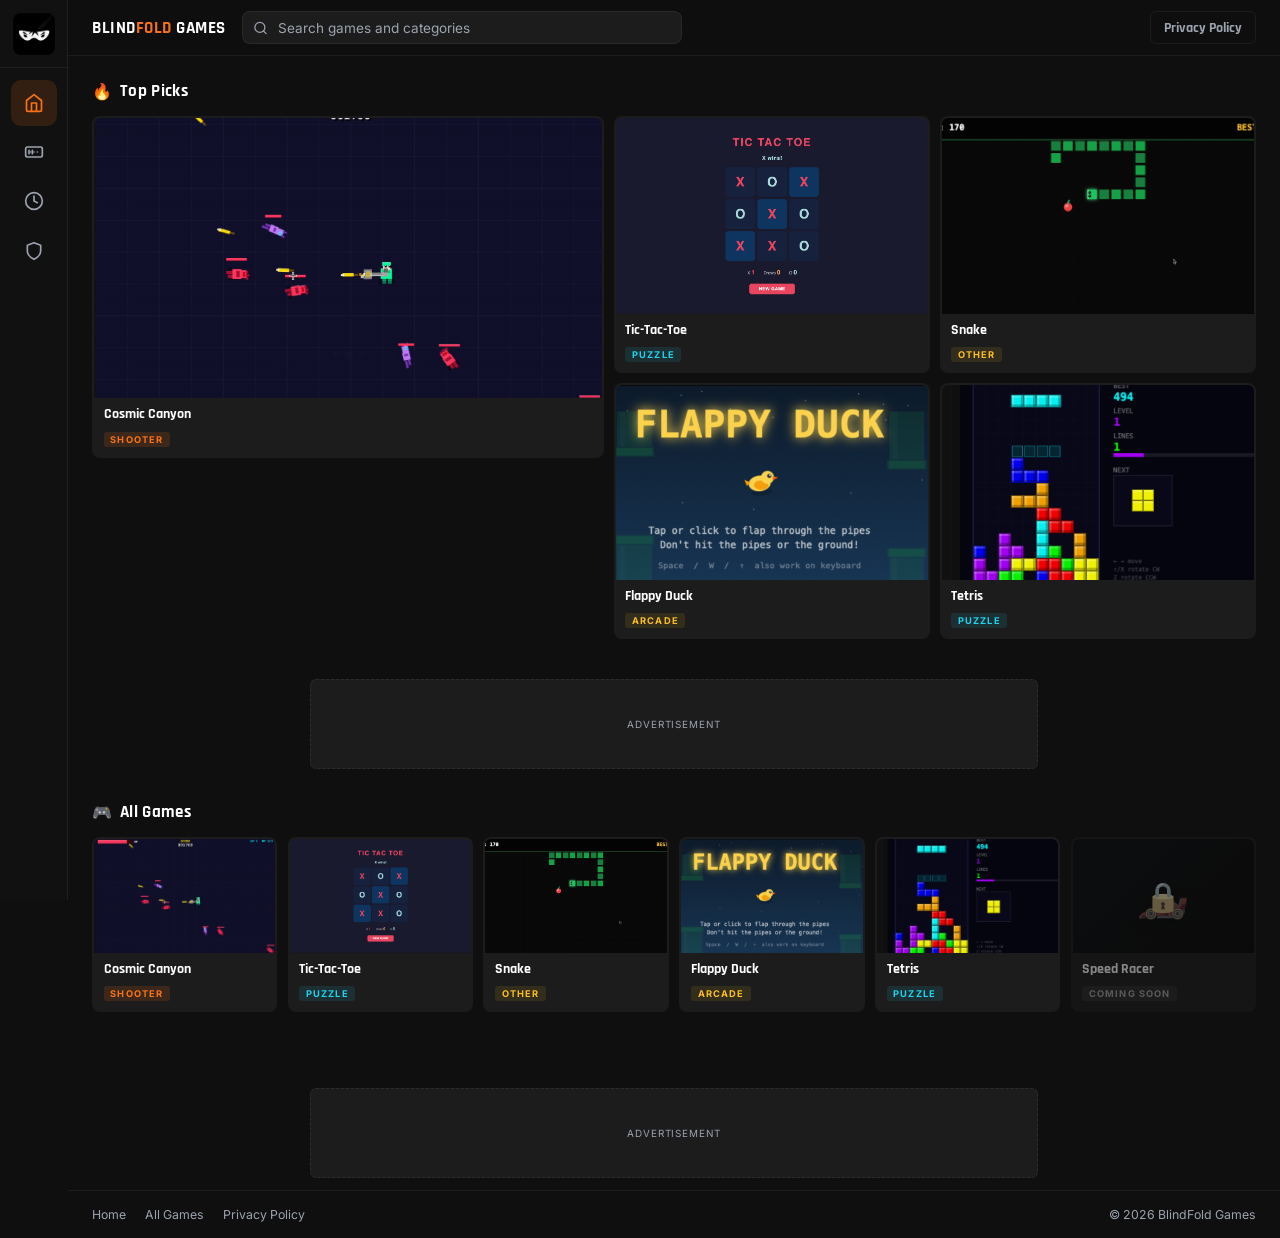
<file: index.html>
<!DOCTYPE html>
<html lang="en">
<head>
  <meta charset="UTF-8">
  <meta name="viewport" content="width=device-width, initial-scale=1.0">
  <title>BlindFold Games — Free Browser Games</title>
  <meta name="description" content="Play free browser games instantly — no download, no login. New games added all the time.">
  <link rel="canonical" href="https://mapwizard.gg/">
  <meta property="og:title" content="BlindFold Games — Free Browser Games">
  <meta property="og:description" content="Play free browser games instantly — no download, no login. New games added all the time.">
  <meta property="og:type" content="website">
  <meta property="og:url" content="https://mapwizard.gg/">
  <meta property="og:image" content="https://mapwizard.gg/assets/games/cosmic-canyon.png">
  <meta property="og:site_name" content="BlindFold Games">
  <meta name="twitter:card" content="summary_large_image">
  <meta name="twitter:title" content="BlindFold Games — Free Browser Games">
  <meta name="twitter:description" content="Play free browser games instantly — no download, no login. New games added all the time.">
  <meta name="twitter:image" content="https://mapwizard.gg/assets/games/cosmic-canyon.png">
  <script async src="https://www.googletagmanager.com/gtag/js?id=G-GFKCDCHWWB"></script>
  <script>window.dataLayer=window.dataLayer||[];function gtag(){dataLayer.push(arguments);}gtag('js',new Date());gtag('config','G-GFKCDCHWWB');</script>
  <script async src="https://pagead2.googlesyndication.com/pagead/js/adsbygoogle.js?client=ca-pub-4276539964985606" crossorigin="anonymous"></script>
  <link rel="icon" type="image/png" href="favicon.png">
  <link rel="apple-touch-icon" href="assets/logo.jpg">
  <link rel="stylesheet" href="css/style.css">
</head>
<body>

<div class="layout">

  <!-- ── Sidebar ── -->
  <aside class="sidebar">
    <a href="index.html" class="sidebar-logo-wrap">
      <img src="assets/logo.jpg" alt="BlindFold Games">
    </a>
    <nav class="sidebar-nav">
      <a href="index.html" class="sidebar-btn active" data-tip="Home">
        <svg width="20" height="20" viewBox="0 0 24 24" fill="none" stroke="currentColor" stroke-width="2" stroke-linecap="round" stroke-linejoin="round">
          <path d="M3 9l9-7 9 7v11a2 2 0 0 1-2 2H5a2 2 0 0 1-2-2z"/>
          <polyline points="9 22 9 12 15 12 15 22"/>
        </svg>
      </a>
      <a href="#all-games" class="sidebar-btn" data-tip="All Games">
        <svg width="20" height="20" viewBox="0 0 24 24" fill="none" stroke="currentColor" stroke-width="2" stroke-linecap="round" stroke-linejoin="round">
          <rect x="2" y="6" width="20" height="12" rx="2"/>
          <path d="M12 12h.01M8 12h.01M16 12h.01"/>
          <path d="M6 10v4M10 10v4"/>
        </svg>
      </a>
      <a href="#coming-soon" class="sidebar-btn" data-tip="Coming Soon">
        <svg width="20" height="20" viewBox="0 0 24 24" fill="none" stroke="currentColor" stroke-width="2" stroke-linecap="round" stroke-linejoin="round">
          <circle cx="12" cy="12" r="10"/>
          <polyline points="12 6 12 12 16 14"/>
        </svg>
      </a>
      <a href="privacy-policy.html" class="sidebar-btn" data-tip="Privacy">
        <svg width="20" height="20" viewBox="0 0 24 24" fill="none" stroke="currentColor" stroke-width="2" stroke-linecap="round" stroke-linejoin="round">
          <path d="M12 22s8-4 8-10V5l-8-3-8 3v7c0 6 8 10 8 10z"/>
        </svg>
      </a>
    </nav>
  </aside>

  <!-- ── Main ── -->
  <div class="main">

    <header class="top-header">
      <a href="index.html" class="site-name">BLIND<span>FOLD</span> GAMES</a>

      <div class="search-wrap">
        <svg viewBox="0 0 24 24" fill="none" stroke="currentColor" stroke-width="2" stroke-linecap="round" stroke-linejoin="round">
          <circle cx="11" cy="11" r="8"/><line x1="21" y1="21" x2="16.65" y2="16.65"/>
        </svg>
        <input type="text" placeholder="Search games and categories">
      </div>

      <div class="header-right">
        <a href="privacy-policy.html">Privacy Policy</a>
      </div>
    </header>

    <div class="content">

      <!-- ── Top Picks ── -->
      <div class="shelf">
        <div class="shelf-header">
          <span class="shelf-icon">🔥</span>
          <h2>Top Picks</h2>
        </div>

        <div class="hero-shelf-grid">

          <!-- Hero card: Cosmic Canyon -->
          <a href="games/cosmic-canyon/index.html" class="game-card hero">
            <div class="card-thumb">
              <img src="assets/games/cosmic-canyon.png" alt="Cosmic Canyon">
            </div>
            <div class="card-info">
              <div class="card-title">Cosmic Canyon</div>
              <span class="card-tag shooter">Shooter</span>
            </div>
          </a>

          <!-- 2×2 small cards -->
          <div class="small-card-grid">

            <a href="games/tictactoe/index.html" class="game-card">
              <div class="card-thumb">
                <img src="assets/games/tictactoe.png" alt="Tic-Tac-Toe">
              </div>
              <div class="card-info">
                <div class="card-title">Tic-Tac-Toe</div>
                <span class="card-tag puzzle">Puzzle</span>
              </div>
            </a>

            <a href="games/snake/index.html" class="game-card">
              <div class="card-thumb">
                <img src="assets/games/snake.png" alt="Snake">
              </div>
              <div class="card-info">
                <div class="card-title">Snake</div>
                <span class="card-tag strategy">Other</span>
              </div>
            </a>

            <a href="games/flappy-duck/index.html" class="game-card">
              <div class="card-thumb">
                <img src="assets/games/flappy-duck.png" alt="Flappy Duck">
              </div>
              <div class="card-info">
                <div class="card-title">Flappy Duck</div>
                <span class="card-tag strategy">Arcade</span>
              </div>
            </a>

            <a href="games/tetris/index.html" class="game-card">
              <div class="card-thumb">
                <img src="assets/games/tetris.png" alt="Tetris">
              </div>
              <div class="card-info">
                <div class="card-title">Tetris</div>
                <span class="card-tag puzzle">Puzzle</span>
              </div>
            </a>

          </div>
        </div>
      </div>

      <!-- Ad: between shelves -->
      <div class="ad-banner" style="padding: 0 0 2rem;">
        <div class="ad-slot leaderboard">Advertisement</div>
      </div>

      <!-- ── All Games ── -->
      <div class="shelf" id="all-games">
        <div class="shelf-header">
          <span class="shelf-icon">🎮</span>
          <h2>All Games</h2>
        </div>
        <div class="games-grid">

          <a href="games/cosmic-canyon/index.html" class="game-card">
            <div class="card-thumb">
              <img src="assets/games/cosmic-canyon.png" alt="Cosmic Canyon">
            </div>
            <div class="card-info">
              <div class="card-title">Cosmic Canyon</div>
              <span class="card-tag shooter">Shooter</span>
            </div>
          </a>

          <a href="games/tictactoe/index.html" class="game-card">
            <div class="card-thumb">
              <img src="assets/games/tictactoe.png" alt="Tic-Tac-Toe">
            </div>
            <div class="card-info">
              <div class="card-title">Tic-Tac-Toe</div>
              <span class="card-tag puzzle">Puzzle</span>
            </div>
          </a>

          <a href="games/snake/index.html" class="game-card">
            <div class="card-thumb">
              <img src="assets/games/snake.png" alt="Snake">
            </div>
            <div class="card-info">
              <div class="card-title">Snake</div>
              <span class="card-tag strategy">Other</span>
            </div>
          </a>

          <a href="games/flappy-duck/index.html" class="game-card">
            <div class="card-thumb">
              <img src="assets/games/flappy-duck.png" alt="Flappy Duck">
            </div>
            <div class="card-info">
              <div class="card-title">Flappy Duck</div>
              <span class="card-tag strategy">Arcade</span>
            </div>
          </a>

          <a href="games/tetris/index.html" class="game-card">
            <div class="card-thumb">
              <img src="assets/games/tetris.png" alt="Tetris">
            </div>
            <div class="card-info">
              <div class="card-title">Tetris</div>
              <span class="card-tag puzzle">Puzzle</span>
            </div>
          </a>

          <div class="game-card coming-soon" id="coming-soon">
            <div class="card-thumb dark4">
              <span class="thumb-icon">🏎️</span>
              <div class="lock-overlay">🔒</div>
            </div>
            <div class="card-info">
              <div class="card-title">Speed Racer</div>
              <span class="card-tag locked">Coming Soon</span>
            </div>
          </div>

        </div>
      </div>

    </div><!-- /content -->

    <!-- Ad: bottom of page -->
    <div class="ad-banner">
      <div class="ad-slot leaderboard">Advertisement</div>
    </div>

    <footer>
      <div class="footer-links">
        <a href="index.html">Home</a>
        <a href="#all-games">All Games</a>
        <a href="privacy-policy.html">Privacy Policy</a>
      </div>
      <span>© 2026 BlindFold Games</span>
    </footer>

  </div><!-- /main -->
</div><!-- /layout -->

</body>
</html>
</file>
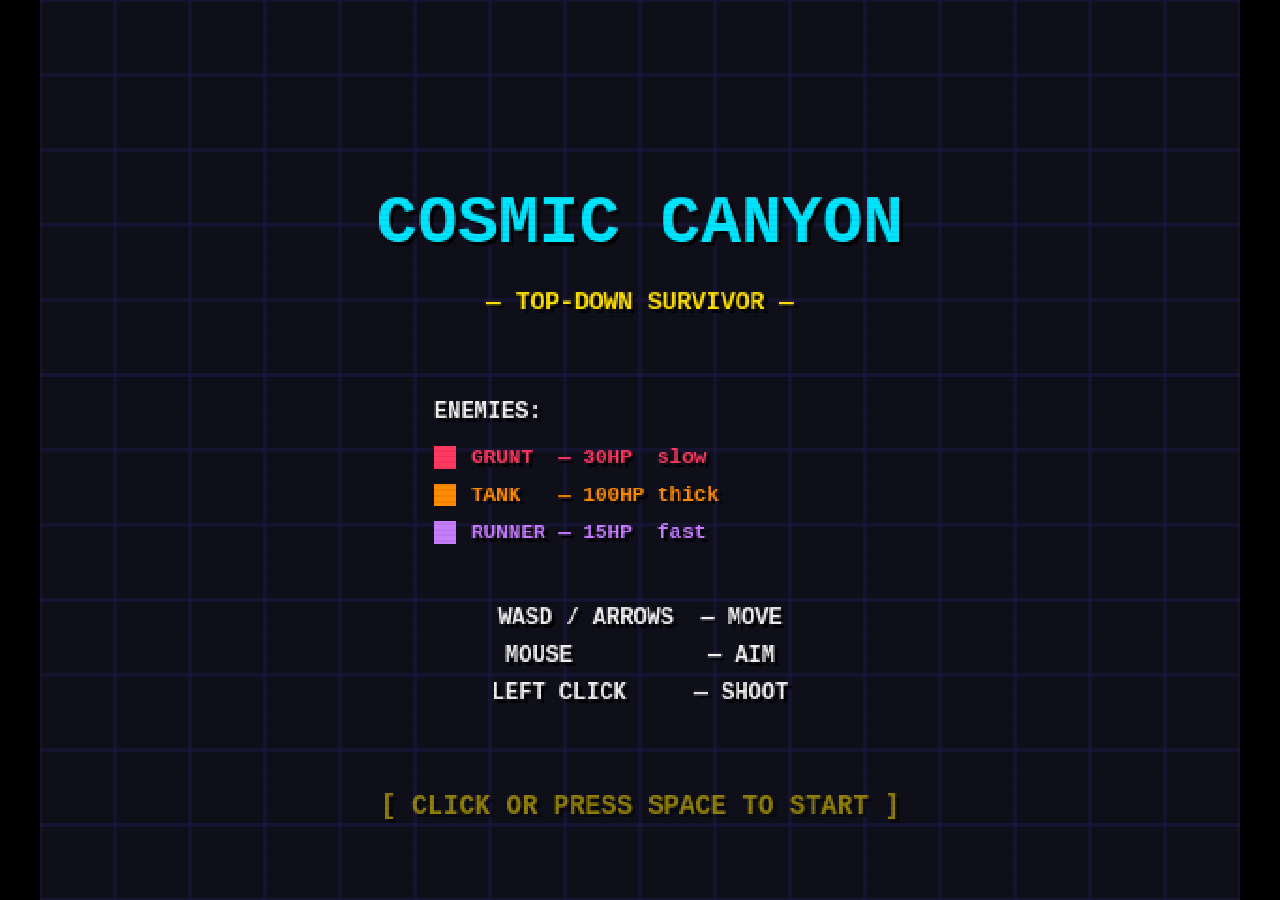
<file: game/index.html>
<!DOCTYPE html>
<html lang="en">
<head>
  <meta charset="UTF-8">
  <meta name="viewport" content="width=device-width, initial-scale=1.0, user-scalable=no">
  <title>Cosmic Canyon</title>
  <style>
    * { margin: 0; padding: 0; box-sizing: border-box; }
    body {
      background: #000;
      display: flex;
      align-items: center;
      justify-content: center;
      min-height: 100vh;
      overflow: hidden;
    }
    #gameCanvas {
      display: block;
      image-rendering: pixelated;
      image-rendering: crisp-edges;
      cursor: crosshair;
    }

    /* ── Mobile controls (touch devices only) ────────────── */
    #mc { display: none; }

    @media (pointer: coarse) {
      #mc { display: block; }
      #gameCanvas { touch-action: none; cursor: none; }
    }

    #mc-left, #mc-right {
      position: fixed;
      z-index: 50;
      touch-action: none;
      -webkit-tap-highlight-color: transparent;
      user-select: none;
    }

    #mc-joy-ring {
      position: fixed;
      width: 110px;
      height: 110px;
      border-radius: 50%;
      border: 2px solid rgba(255,255,255,0.3);
      background: rgba(255,255,255,0.05);
      pointer-events: none;
      z-index: 51;
      transform: translate(-50%, -50%);
      display: none;
    }

    #mc-joy-dot {
      position: fixed;
      width: 46px;
      height: 46px;
      border-radius: 50%;
      background: rgba(255,255,255,0.4);
      border: 2px solid rgba(255,255,255,0.85);
      pointer-events: none;
      z-index: 52;
      transform: translate(-50%, -50%);
      display: none;
    }

    #mc-fire-btn {
      position: fixed;
      width: 84px;
      height: 84px;
      border-radius: 50%;
      background: rgba(255,56,96,0.3);
      border: 3px solid rgba(255,56,96,0.7);
      color: rgba(255,255,255,0.85);
      font-family: sans-serif;
      font-size: 0.65rem;
      font-weight: 700;
      letter-spacing: 0.12em;
      display: none;
      align-items: center;
      justify-content: center;
      pointer-events: none;
      z-index: 51;
      transition: background 0.08s;
    }

    #mc-fire-btn.active {
      background: rgba(255,56,96,0.65);
      border-color: rgba(255,56,96,1);
    }
  </style>
</head>
<body>
  <canvas id="gameCanvas"></canvas>

  <!-- Mobile controls overlay -->
  <div id="mc">
    <div id="mc-left"></div>
    <div id="mc-right"></div>
    <div id="mc-joy-ring"></div>
    <div id="mc-joy-dot"></div>
    <div id="mc-fire-btn">FIRE</div>
  </div>

  <script src="js/core.js"></script>
  <script src="js/renderer.js"></script>
  <script src="js/particles.js"></script>
  <script src="js/entities.js"></script>

  <script>
  // Mobile controls — runs after game init() so canvas is sized
  window.addEventListener('load', function() {
    if (!window.matchMedia('(pointer: coarse)').matches) return;

    const canvasEl  = document.getElementById('gameCanvas');
    const mcLeft    = document.getElementById('mc-left');
    const mcRight   = document.getElementById('mc-right');
    const joyRing   = document.getElementById('mc-joy-ring');
    const joyDot    = document.getElementById('mc-joy-dot');
    const fireBtnEl = document.getElementById('mc-fire-btn');

    const JOY_RADIUS = 48;
    let joyId = null, joyOriginX = 0, joyOriginY = 0;
    let fireId = null;

    // Position control zones and fire button over the canvas rect
    function layout() {
      const r = canvasEl.getBoundingClientRect();
      const half   = r.width / 2;
      const margin = Math.min(r.width * 0.045, 22);
      const fbSize = 84;

      mcLeft.style.cssText  = `left:${r.left}px;top:${r.top}px;width:${half}px;height:${r.height}px;`;
      mcRight.style.cssText = `left:${r.left + half}px;top:${r.top}px;width:${half}px;height:${r.height}px;`;

      fireBtnEl.style.display = 'flex';
      fireBtnEl.style.left    = (r.right  - fbSize - margin) + 'px';
      fireBtnEl.style.top     = (r.bottom - fbSize - margin) + 'px';
    }
    layout();
    window.addEventListener('resize', layout);

    // Auto-aim: point mouse at nearest enemy each frame so no aim stick is needed
    ;(function aimLoop() {
      if (player) {
        if (enemies && enemies.length > 0) {
          let nearest = enemies[0], minD = Infinity;
          for (const e of enemies) {
            const d = Math.hypot(e.x - player.x, e.y - player.y);
            if (d < minD) { minD = d; nearest = e; }
          }
          mouse.x = nearest.x;
          mouse.y = nearest.y;
        } else {
          // No enemies — face right so the barrel doesn't spin wildly
          mouse.x = player.x + 100;
          mouse.y = player.y;
        }
      }
      requestAnimationFrame(aimLoop);
    })();

    // Map normalized joystick vector to movement keys
    function setMove(nx, ny, mag) {
      const t = 0.28;
      keys['ArrowUp']    = mag > 10 && ny < -t;
      keys['ArrowDown']  = mag > 10 && ny >  t;
      keys['ArrowLeft']  = mag > 10 && nx < -t;
      keys['ArrowRight'] = mag > 10 && nx >  t;
    }
    function clearMove() {
      ['ArrowUp','ArrowDown','ArrowLeft','ArrowRight'].forEach(k => keys[k] = false);
    }

    // Trigger the right game-state transition on tap
    function handleState() {
      if      (gameState === GAME_STATE.MENU       || gameState === GAME_STATE.GAME_OVER)  startNewGame();
      else if (gameState === GAME_STATE.LEVEL_COMPLETE) advanceLevel();
    }
    function inGame() {
      return gameState === GAME_STATE.PLAYING || gameState === GAME_STATE.WAVE_START;
    }

    // ── Left zone: dynamic joystick ────────────────────────
    mcLeft.addEventListener('touchstart', e => {
      e.preventDefault();
      for (const t of e.changedTouches) {
        if (joyId !== null) continue;
        joyId = t.identifier;
        joyOriginX = t.clientX;
        joyOriginY = t.clientY;

        joyRing.style.left    = t.clientX + 'px';
        joyRing.style.top     = t.clientY + 'px';
        joyDot.style.left     = t.clientX + 'px';
        joyDot.style.top      = t.clientY + 'px';
        joyRing.style.display = 'block';
        joyDot.style.display  = 'block';

        if (!inGame()) handleState();
      }
    }, { passive: false });

    mcLeft.addEventListener('touchmove', e => {
      e.preventDefault();
      for (const t of e.changedTouches) {
        if (t.identifier !== joyId) continue;
        const dx  = t.clientX - joyOriginX;
        const dy  = t.clientY - joyOriginY;
        const mag = Math.hypot(dx, dy);
        const nx  = mag > 0 ? dx / mag : 0;
        const ny  = mag > 0 ? dy / mag : 0;
        const cap = Math.min(mag, JOY_RADIUS);

        joyDot.style.left = (joyOriginX + nx * cap) + 'px';
        joyDot.style.top  = (joyOriginY + ny * cap) + 'px';
        setMove(nx, ny, mag);
      }
    }, { passive: false });

    function onLeftEnd(e) {
      for (const t of e.changedTouches) {
        if (t.identifier !== joyId) continue;
        joyId = null;
        joyRing.style.display = 'none';
        joyDot.style.display  = 'none';
        clearMove();
      }
    }
    mcLeft.addEventListener('touchend',    onLeftEnd, { passive: false });
    mcLeft.addEventListener('touchcancel', onLeftEnd, { passive: false });

    // ── Right zone: fire button ─────────────────────────────
    mcRight.addEventListener('touchstart', e => {
      e.preventDefault();
      for (const t of e.changedTouches) {
        if (fireId !== null) continue;
        fireId = t.identifier;
        mouse.down = true;
        mouse.justPressed = true;
        fireBtnEl.classList.add('active');
        if (!inGame()) handleState();
      }
    }, { passive: false });

    function onFireEnd(e) {
      for (const t of e.changedTouches) {
        if (t.identifier !== fireId) continue;
        fireId = null;
        mouse.down = false;
        fireBtnEl.classList.remove('active');
      }
    }
    mcRight.addEventListener('touchend',    onFireEnd, { passive: false });
    mcRight.addEventListener('touchcancel', onFireEnd, { passive: false });
  });
  </script>
</body>
</html>
</file>
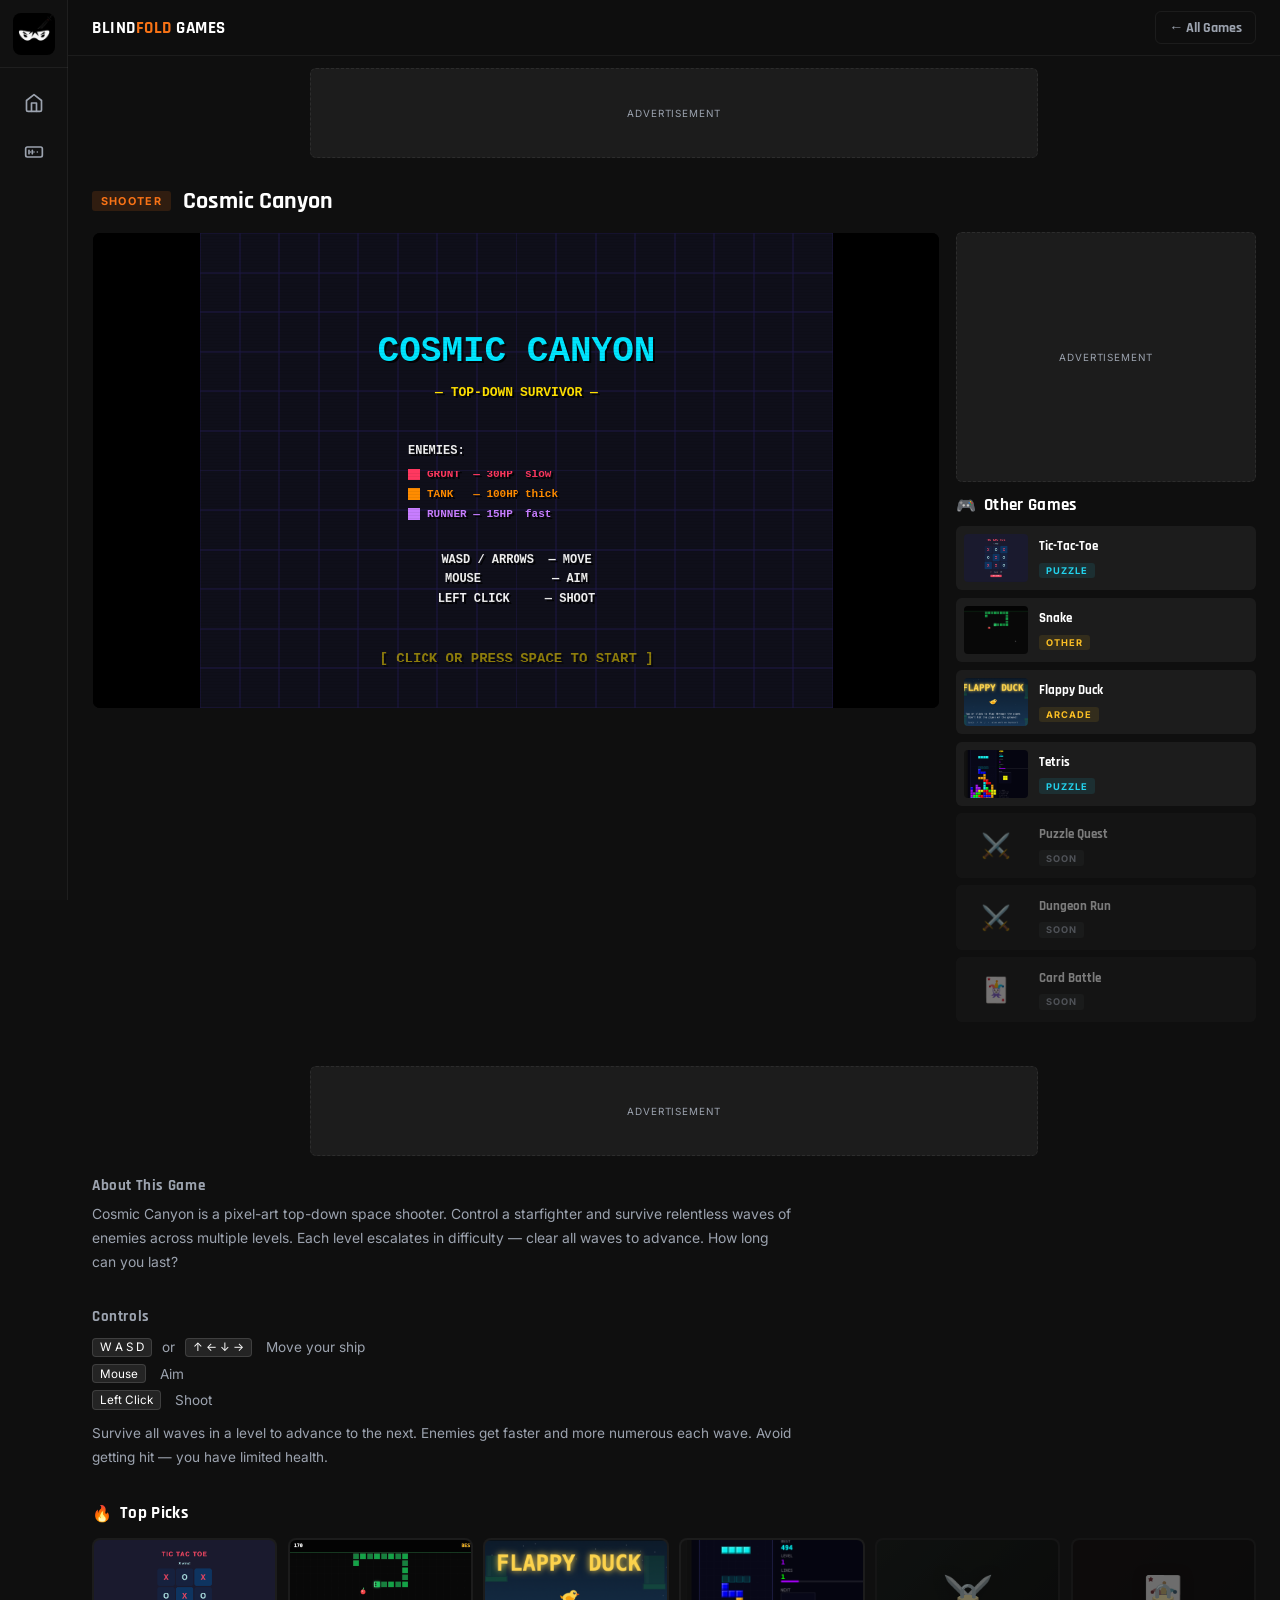
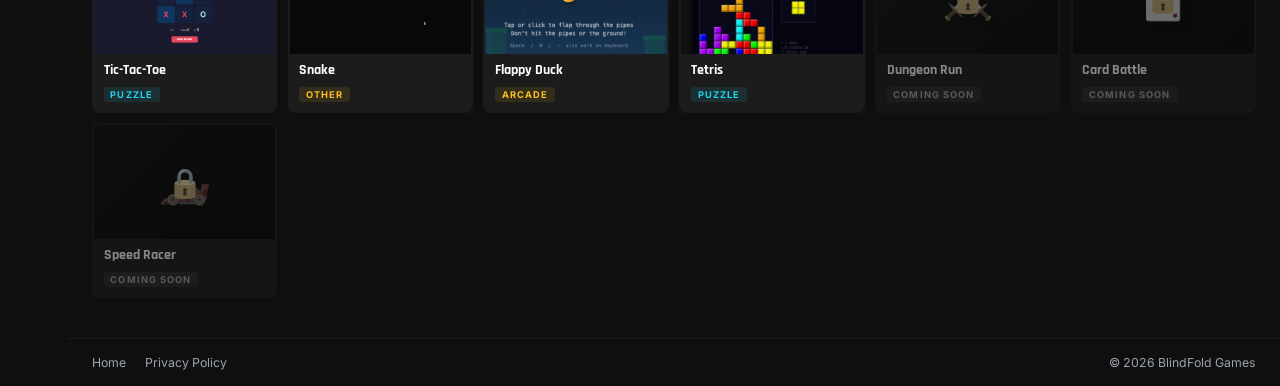
<file: games/cosmic-canyon/index.html>
<!DOCTYPE html>
<html lang="en">
<head>
  <meta charset="UTF-8">
  <meta name="viewport" content="width=device-width, initial-scale=1.0">
  <title>Cosmic Canyon — BlindFold Games</title>
  <meta name="description" content="Survive relentless waves of pixel enemies in this space shooter. Play free in your browser.">
  <link rel="canonical" href="https://mapwizard.gg/games/cosmic-canyon/">
  <meta property="og:title" content="Cosmic Canyon — BlindFold Games">
  <meta property="og:description" content="Survive relentless waves of pixel enemies in this space shooter. Play free in your browser.">
  <meta property="og:type" content="website">
  <meta property="og:url" content="https://mapwizard.gg/games/cosmic-canyon/">
  <meta property="og:image" content="https://mapwizard.gg/assets/games/cosmic-canyon.png">
  <meta property="og:site_name" content="BlindFold Games">
  <meta name="twitter:card" content="summary_large_image">
  <meta name="twitter:title" content="Cosmic Canyon — BlindFold Games">
  <meta name="twitter:description" content="Survive relentless waves of pixel enemies in this space shooter. Play free in your browser.">
  <meta name="twitter:image" content="https://mapwizard.gg/assets/games/cosmic-canyon.png">
  <script async src="https://www.googletagmanager.com/gtag/js?id=G-GFKCDCHWWB"></script>
  <script>window.dataLayer=window.dataLayer||[];function gtag(){dataLayer.push(arguments);}gtag('js',new Date());gtag('config','G-GFKCDCHWWB');</script>
  <script async src="https://pagead2.googlesyndication.com/pagead/js/adsbygoogle.js?client=ca-pub-4276539964985606" crossorigin="anonymous"></script>
  <link rel="icon" type="image/png" href="../../favicon.png">
  <link rel="apple-touch-icon" href="../../assets/logo.jpg">
  <link rel="stylesheet" href="../../css/style.css">
</head>
<body>

<div class="layout">

  <aside class="sidebar">
    <a href="../../index.html" class="sidebar-logo-wrap">
      <img src="../../assets/logo.jpg" alt="BlindFold Games">
    </a>
    <nav class="sidebar-nav">
      <a href="../../index.html" class="sidebar-btn" data-tip="Home">
        <svg width="20" height="20" viewBox="0 0 24 24" fill="none" stroke="currentColor" stroke-width="2" stroke-linecap="round" stroke-linejoin="round">
          <path d="M3 9l9-7 9 7v11a2 2 0 0 1-2 2H5a2 2 0 0 1-2-2z"/>
          <polyline points="9 22 9 12 15 12 15 22"/>
        </svg>
      </a>
      <a href="../../index.html#all-games" class="sidebar-btn" data-tip="All Games">
        <svg width="20" height="20" viewBox="0 0 24 24" fill="none" stroke="currentColor" stroke-width="2" stroke-linecap="round" stroke-linejoin="round">
          <rect x="2" y="6" width="20" height="12" rx="2"/>
          <path d="M12 12h.01M8 12h.01M16 12h.01"/>
          <path d="M6 10v4M10 10v4"/>
        </svg>
      </a>
    </nav>
  </aside>

  <div class="main">

    <header class="top-header">
      <a href="../../index.html" class="site-name">BLIND<span>FOLD</span> GAMES</a>
      <div class="header-right">
        <a href="../../index.html" class="back-btn">← All Games</a>
      </div>
    </header>

    <!-- Ad: Leaderboard top -->
    <div class="ad-banner">
      <div class="ad-slot leaderboard">Advertisement</div>
    </div>

    <div class="game-page-content">
      <div class="game-page-title">
        <span class="card-tag shooter" style="font-size:0.68rem;padding:0.2rem 0.55rem">Shooter</span>
        <h1>Cosmic Canyon</h1>
      </div>

      <div class="game-layout">
        <div class="game-frame-wrap">
          <iframe src="../../game/index.html" title="Cosmic Canyon" allowfullscreen tabindex="0"></iframe>
        </div>
        <div class="game-sidebar-ads">
          <div class="ad-slot rectangle">Advertisement</div>

          <!-- Other Games -->
          <div class="sidebar-section">
            <div class="shelf-header">
              <span class="shelf-icon">🎮</span>
              <h2>Other Games</h2>
            </div>

            <a href="../tictactoe/index.html" class="mini-card">
              <div class="mini-thumb"><img src="../../assets/games/tictactoe.png" alt="Tic-Tac-Toe"></div>
              <div class="mini-info">
                <div class="mini-title">Tic-Tac-Toe</div>
                <span class="card-tag puzzle">Puzzle</span>
              </div>
            </a>

            <a href="../snake/index.html" class="mini-card">
              <div class="mini-thumb"><img src="../../assets/games/snake.png" alt="Snake"></div>
              <div class="mini-info">
                <div class="mini-title">Snake</div>
                <span class="card-tag strategy">Other</span>
              </div>
            </a>

            <a href="../flappy-duck/index.html" class="mini-card">
              <div class="mini-thumb"><img src="../../assets/games/flappy-duck.png" alt="Flappy Duck"></div>
              <div class="mini-info">
                <div class="mini-title">Flappy Duck</div>
                <span class="card-tag strategy">Arcade</span>
              </div>
            </a>

            <a href="../tetris/index.html" class="mini-card">
              <div class="mini-thumb"><img src="../../assets/games/tetris.png" alt="Tetris"></div>
              <div class="mini-info">
                <div class="mini-title">Tetris</div>
                <span class="card-tag puzzle">Puzzle</span>
              </div>
            </a>

            <div class="mini-card coming-soon">
              <div class="mini-thumb dark2"><span>⚔️</span></div>
              <div class="mini-info">
                <div class="mini-title">Puzzle Quest</div>
                <span class="card-tag locked">Soon</span>
              </div>
            </div>

            <div class="mini-card coming-soon">
              <div class="mini-thumb dark2"><span>⚔️</span></div>
              <div class="mini-info">
                <div class="mini-title">Dungeon Run</div>
                <span class="card-tag locked">Soon</span>
              </div>
            </div>

            <div class="mini-card coming-soon">
              <div class="mini-thumb dark3"><span>🃏</span></div>
              <div class="mini-info">
                <div class="mini-title">Card Battle</div>
                <span class="card-tag locked">Soon</span>
              </div>
            </div>
          </div>
        </div>
      </div>
    </div>

    <!-- Ad: Leaderboard bottom -->
    <div class="ad-banner">
      <div class="ad-slot leaderboard">Advertisement</div>
    </div>

    <div class="about-game">
      <h2>About This Game</h2>
      <p>
        Cosmic Canyon is a pixel-art top-down space shooter. Control a starfighter and survive relentless waves of enemies across multiple levels.
        Each level escalates in difficulty — clear all waves to advance. How long can you last?
      </p>
    </div>

    <div class="game-controls">
      <h2>Controls</h2>
      <div class="controls-list">
        <div class="control-item"><kbd>W A S D</kbd> or <kbd>↑ ← ↓ →</kbd> &nbsp;Move your ship</div>
        <div class="control-item"><kbd>Mouse</kbd> &nbsp;Aim</div>
        <div class="control-item"><kbd>Left Click</kbd> &nbsp;Shoot</div>
      </div>
      <p>Survive all waves in a level to advance to the next. Enemies get faster and more numerous each wave. Avoid getting hit — you have limited health.</p>
    </div>

    <!-- Top Picks -->
    <div class="game-page-shelf">
      <div class="shelf-header">
        <span class="shelf-icon">🔥</span>
        <h2>Top Picks</h2>
      </div>
      <div class="games-grid">

        <a href="../tictactoe/index.html" class="game-card">
          <div class="card-thumb"><img src="../../assets/games/tictactoe.png" alt="Tic-Tac-Toe"></div>
          <div class="card-info">
            <div class="card-title">Tic-Tac-Toe</div>
            <span class="card-tag puzzle">Puzzle</span>
          </div>
        </a>

        <a href="../snake/index.html" class="game-card">
          <div class="card-thumb"><img src="../../assets/games/snake.png" alt="Snake"></div>
          <div class="card-info">
            <div class="card-title">Snake</div>
            <span class="card-tag strategy">Other</span>
          </div>
        </a>

        <a href="../flappy-duck/index.html" class="game-card">
          <div class="card-thumb">
            <img src="../../assets/games/flappy-duck.png" alt="Flappy Duck">
          </div>
          <div class="card-info">
            <div class="card-title">Flappy Duck</div>
            <span class="card-tag strategy">Arcade</span>
          </div>
        </a>

        <a href="../tetris/index.html" class="game-card">
          <div class="card-thumb"><img src="../../assets/games/tetris.png" alt="Tetris"></div>
          <div class="card-info">
            <div class="card-title">Tetris</div>
            <span class="card-tag puzzle">Puzzle</span>
          </div>
        </a>

        <div class="game-card coming-soon">
          <div class="card-thumb dark2">
            <span class="thumb-icon">⚔️</span>
            <div class="lock-overlay">🔒</div>
          </div>
          <div class="card-info">
            <div class="card-title">Dungeon Run</div>
            <span class="card-tag locked">Coming Soon</span>
          </div>
        </div>

        <div class="game-card coming-soon">
          <div class="card-thumb dark3">
            <span class="thumb-icon">🃏</span>
            <div class="lock-overlay">🔒</div>
          </div>
          <div class="card-info">
            <div class="card-title">Card Battle</div>
            <span class="card-tag locked">Coming Soon</span>
          </div>
        </div>

        <div class="game-card coming-soon">
          <div class="card-thumb dark4">
            <span class="thumb-icon">🏎️</span>
            <div class="lock-overlay">🔒</div>
          </div>
          <div class="card-info">
            <div class="card-title">Speed Racer</div>
            <span class="card-tag locked">Coming Soon</span>
          </div>
        </div>

      </div>
    </div>

    <footer>
      <div class="footer-links">
        <a href="../../index.html">Home</a>
        <a href="../../privacy-policy.html">Privacy Policy</a>
      </div>
      <span>© 2026 BlindFold Games</span>
    </footer>

  </div>
</div>

</body>
</html>
</file>
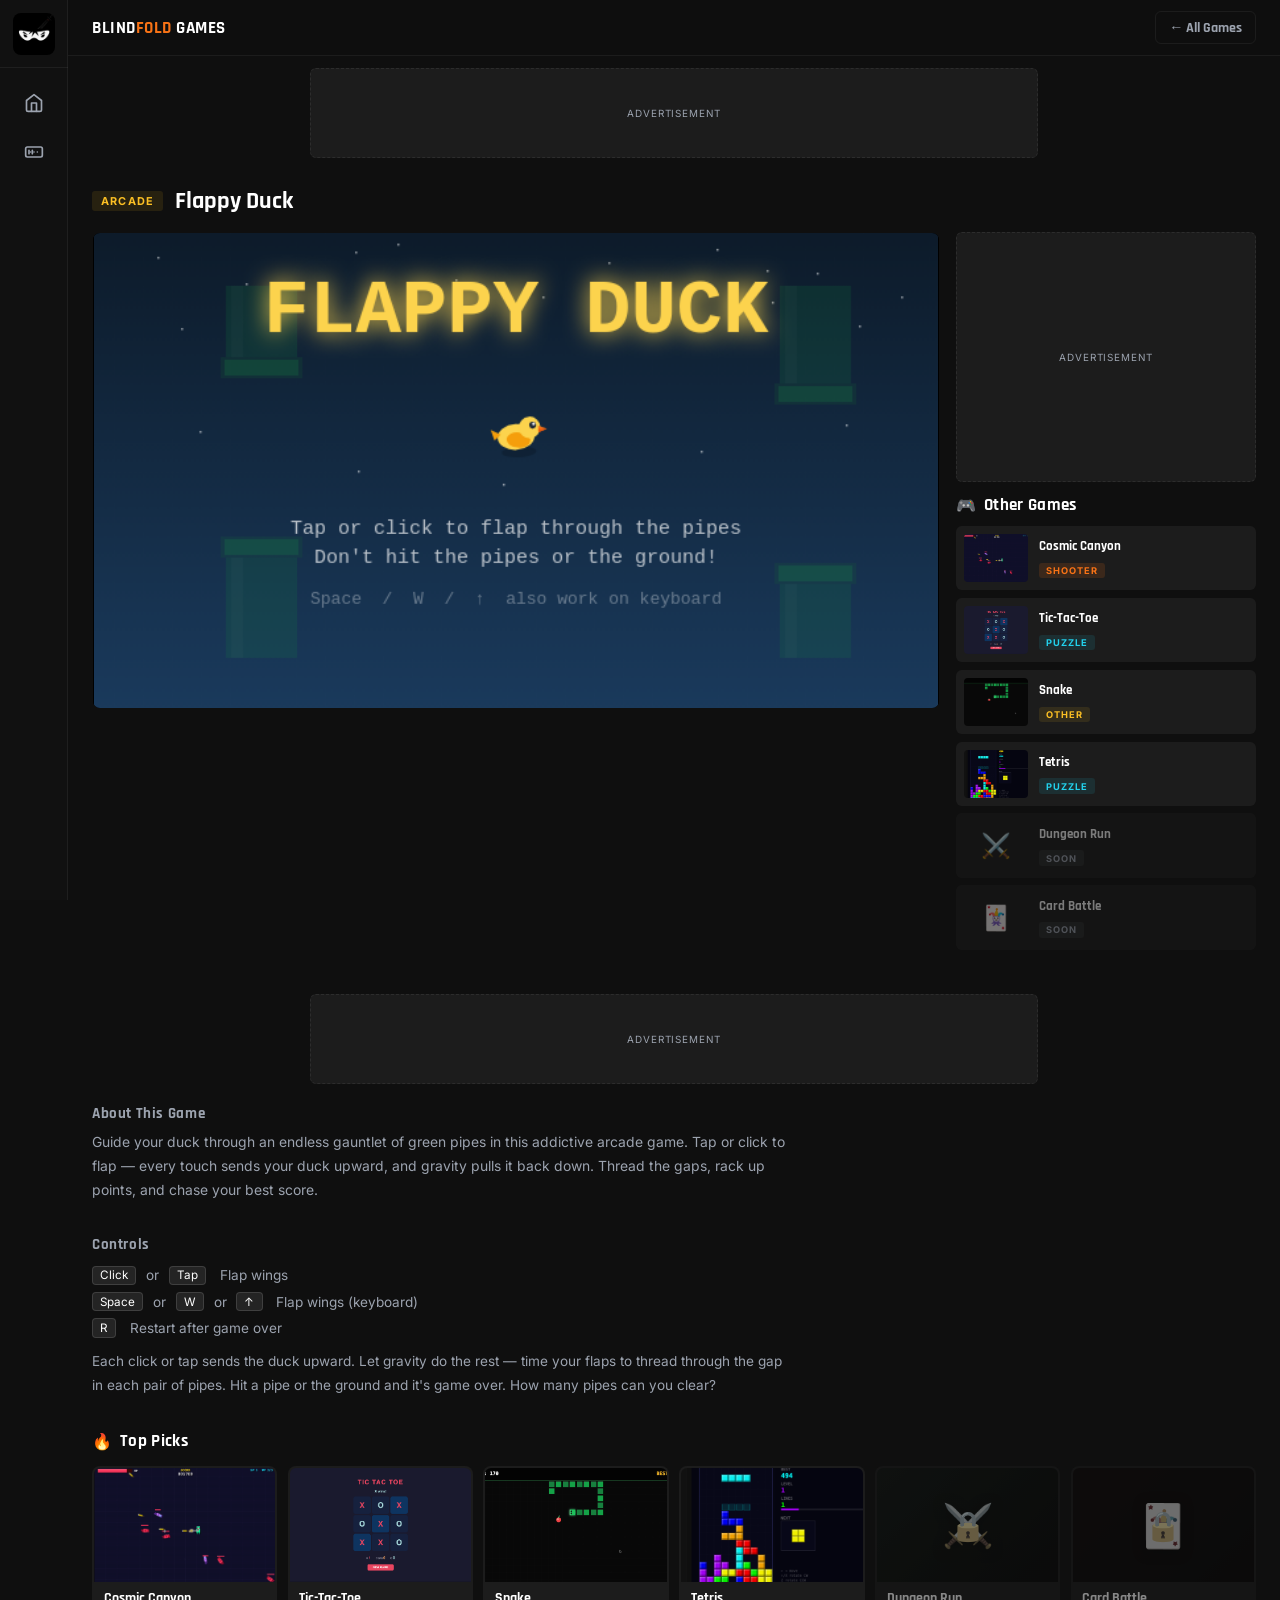
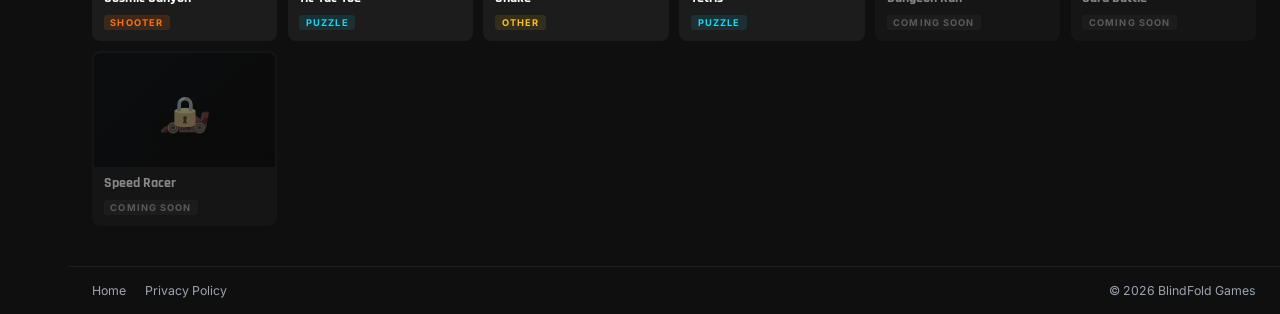
<file: games/flappy-duck/index.html>
<!DOCTYPE html>
<html lang="en">
<head>
  <meta charset="UTF-8">
  <meta name="viewport" content="width=device-width, initial-scale=1.0">
  <title>Flappy Duck — BlindFold Games</title>
  <meta name="description" content="Play Flappy Duck free in your browser. Flap through pipes, beat your high score. No download, no login.">
  <link rel="canonical" href="https://mapwizard.gg/games/flappy-duck/">
  <meta property="og:title" content="Flappy Duck — BlindFold Games">
  <meta property="og:description" content="Play Flappy Duck free in your browser. Flap through pipes, beat your high score. No download, no login.">
  <meta property="og:type" content="website">
  <meta property="og:url" content="https://mapwizard.gg/games/flappy-duck/">
  <meta property="og:image" content="https://mapwizard.gg/assets/games/flappy-duck.png">
  <meta property="og:site_name" content="BlindFold Games">
  <meta name="twitter:card" content="summary_large_image">
  <meta name="twitter:title" content="Flappy Duck — BlindFold Games">
  <meta name="twitter:description" content="Play Flappy Duck free in your browser. Flap through pipes, beat your high score. No download, no login.">
  <meta name="twitter:image" content="https://mapwizard.gg/assets/games/flappy-duck.png">
  <script async src="https://www.googletagmanager.com/gtag/js?id=G-GFKCDCHWWB"></script>
  <script>window.dataLayer=window.dataLayer||[];function gtag(){dataLayer.push(arguments);}gtag('js',new Date());gtag('config','G-GFKCDCHWWB');</script>
  <script async src="https://pagead2.googlesyndication.com/pagead/js/adsbygoogle.js?client=ca-pub-4276539964985606" crossorigin="anonymous"></script>
  <link rel="icon" type="image/png" href="../../favicon.png">
  <link rel="apple-touch-icon" href="../../assets/logo.jpg">
  <link rel="stylesheet" href="../../css/style.css">
</head>
<body>

<div class="layout">

  <aside class="sidebar">
    <a href="../../index.html" class="sidebar-logo-wrap">
      <img src="../../assets/logo.jpg" alt="BlindFold Games">
    </a>
    <nav class="sidebar-nav">
      <a href="../../index.html" class="sidebar-btn" data-tip="Home">
        <svg width="20" height="20" viewBox="0 0 24 24" fill="none" stroke="currentColor" stroke-width="2" stroke-linecap="round" stroke-linejoin="round">
          <path d="M3 9l9-7 9 7v11a2 2 0 0 1-2 2H5a2 2 0 0 1-2-2z"/>
          <polyline points="9 22 9 12 15 12 15 22"/>
        </svg>
      </a>
      <a href="../../index.html#all-games" class="sidebar-btn" data-tip="All Games">
        <svg width="20" height="20" viewBox="0 0 24 24" fill="none" stroke="currentColor" stroke-width="2" stroke-linecap="round" stroke-linejoin="round">
          <rect x="2" y="6" width="20" height="12" rx="2"/>
          <path d="M12 12h.01M8 12h.01M16 12h.01"/>
          <path d="M6 10v4M10 10v4"/>
        </svg>
      </a>
    </nav>
  </aside>

  <div class="main">

    <header class="top-header">
      <a href="../../index.html" class="site-name">BLIND<span>FOLD</span> GAMES</a>
      <div class="header-right">
        <a href="../../index.html" class="back-btn">← All Games</a>
      </div>
    </header>

    <!-- Ad: Leaderboard top -->
    <div class="ad-banner">
      <div class="ad-slot leaderboard">Advertisement</div>
    </div>

    <div class="game-page-content">
      <div class="game-page-title">
        <span class="card-tag strategy" style="font-size:0.68rem;padding:0.2rem 0.55rem">Arcade</span>
        <h1>Flappy Duck</h1>
      </div>

      <div class="game-layout">
        <div class="game-frame-wrap">
          <iframe src="game.html" title="Flappy Duck" allowfullscreen tabindex="0"></iframe>
        </div>
        <div class="game-sidebar-ads">
          <div class="ad-slot rectangle">Advertisement</div>

          <!-- Other Games -->
          <div class="sidebar-section">
            <div class="shelf-header">
              <span class="shelf-icon">🎮</span>
              <h2>Other Games</h2>
            </div>

            <a href="../cosmic-canyon/index.html" class="mini-card">
              <div class="mini-thumb"><img src="../../assets/games/cosmic-canyon.png" alt="Cosmic Canyon"></div>
              <div class="mini-info">
                <div class="mini-title">Cosmic Canyon</div>
                <span class="card-tag shooter">Shooter</span>
              </div>
            </a>

            <a href="../tictactoe/index.html" class="mini-card">
              <div class="mini-thumb"><img src="../../assets/games/tictactoe.png" alt="Tic-Tac-Toe"></div>
              <div class="mini-info">
                <div class="mini-title">Tic-Tac-Toe</div>
                <span class="card-tag puzzle">Puzzle</span>
              </div>
            </a>

            <a href="../snake/index.html" class="mini-card">
              <div class="mini-thumb"><img src="../../assets/games/snake.png" alt="Snake"></div>
              <div class="mini-info">
                <div class="mini-title">Snake</div>
                <span class="card-tag strategy">Other</span>
              </div>
            </a>

            <a href="../tetris/index.html" class="mini-card">
              <div class="mini-thumb"><img src="../../assets/games/tetris.png" alt="Tetris"></div>
              <div class="mini-info">
                <div class="mini-title">Tetris</div>
                <span class="card-tag puzzle">Puzzle</span>
              </div>
            </a>

            <div class="mini-card coming-soon">
              <div class="mini-thumb dark2"><span>⚔️</span></div>
              <div class="mini-info">
                <div class="mini-title">Dungeon Run</div>
                <span class="card-tag locked">Soon</span>
              </div>
            </div>

            <div class="mini-card coming-soon">
              <div class="mini-thumb dark3"><span>🃏</span></div>
              <div class="mini-info">
                <div class="mini-title">Card Battle</div>
                <span class="card-tag locked">Soon</span>
              </div>
            </div>
          </div>
        </div>
      </div>
    </div>

    <!-- Ad: Leaderboard bottom -->
    <div class="ad-banner">
      <div class="ad-slot leaderboard">Advertisement</div>
    </div>

    <div class="about-game">
      <h2>About This Game</h2>
      <p>
        Guide your duck through an endless gauntlet of green pipes in this addictive arcade game.
        Tap or click to flap — every touch sends your duck upward, and gravity pulls it back down.
        Thread the gaps, rack up points, and chase your best score.
      </p>
    </div>

    <div class="game-controls">
      <h2>Controls</h2>
      <div class="controls-list">
        <div class="control-item"><kbd>Click</kbd> or <kbd>Tap</kbd> &nbsp;Flap wings</div>
        <div class="control-item"><kbd>Space</kbd> or <kbd>W</kbd> or <kbd>↑</kbd> &nbsp;Flap wings (keyboard)</div>
        <div class="control-item"><kbd>R</kbd> &nbsp;Restart after game over</div>
      </div>
      <p>
        Each click or tap sends the duck upward. Let gravity do the rest — time your flaps to thread
        through the gap in each pair of pipes. Hit a pipe or the ground and it's game over. How many
        pipes can you clear?
      </p>
    </div>

    <!-- Top Picks -->
    <div class="game-page-shelf">
      <div class="shelf-header">
        <span class="shelf-icon">🔥</span>
        <h2>Top Picks</h2>
      </div>
      <div class="games-grid">

        <a href="../cosmic-canyon/index.html" class="game-card">
          <div class="card-thumb"><img src="../../assets/games/cosmic-canyon.png" alt="Cosmic Canyon"></div>
          <div class="card-info">
            <div class="card-title">Cosmic Canyon</div>
            <span class="card-tag shooter">Shooter</span>
          </div>
        </a>

        <a href="../tictactoe/index.html" class="game-card">
          <div class="card-thumb"><img src="../../assets/games/tictactoe.png" alt="Tic-Tac-Toe"></div>
          <div class="card-info">
            <div class="card-title">Tic-Tac-Toe</div>
            <span class="card-tag puzzle">Puzzle</span>
          </div>
        </a>

        <a href="../snake/index.html" class="game-card">
          <div class="card-thumb"><img src="../../assets/games/snake.png" alt="Snake"></div>
          <div class="card-info">
            <div class="card-title">Snake</div>
            <span class="card-tag strategy">Other</span>
          </div>
        </a>

        <a href="../tetris/index.html" class="game-card">
          <div class="card-thumb"><img src="../../assets/games/tetris.png" alt="Tetris"></div>
          <div class="card-info">
            <div class="card-title">Tetris</div>
            <span class="card-tag puzzle">Puzzle</span>
          </div>
        </a>

        <div class="game-card coming-soon">
          <div class="card-thumb dark2">
            <span class="thumb-icon">⚔️</span>
            <div class="lock-overlay">🔒</div>
          </div>
          <div class="card-info">
            <div class="card-title">Dungeon Run</div>
            <span class="card-tag locked">Coming Soon</span>
          </div>
        </div>

        <div class="game-card coming-soon">
          <div class="card-thumb dark3">
            <span class="thumb-icon">🃏</span>
            <div class="lock-overlay">🔒</div>
          </div>
          <div class="card-info">
            <div class="card-title">Card Battle</div>
            <span class="card-tag locked">Coming Soon</span>
          </div>
        </div>

        <div class="game-card coming-soon">
          <div class="card-thumb dark4">
            <span class="thumb-icon">🏎️</span>
            <div class="lock-overlay">🔒</div>
          </div>
          <div class="card-info">
            <div class="card-title">Speed Racer</div>
            <span class="card-tag locked">Coming Soon</span>
          </div>
        </div>

      </div>
    </div>

    <footer>
      <div class="footer-links">
        <a href="../../index.html">Home</a>
        <a href="../../privacy-policy.html">Privacy Policy</a>
      </div>
      <span>© 2026 BlindFold Games</span>
    </footer>

  </div>
</div>

</body>
</html>
</file>
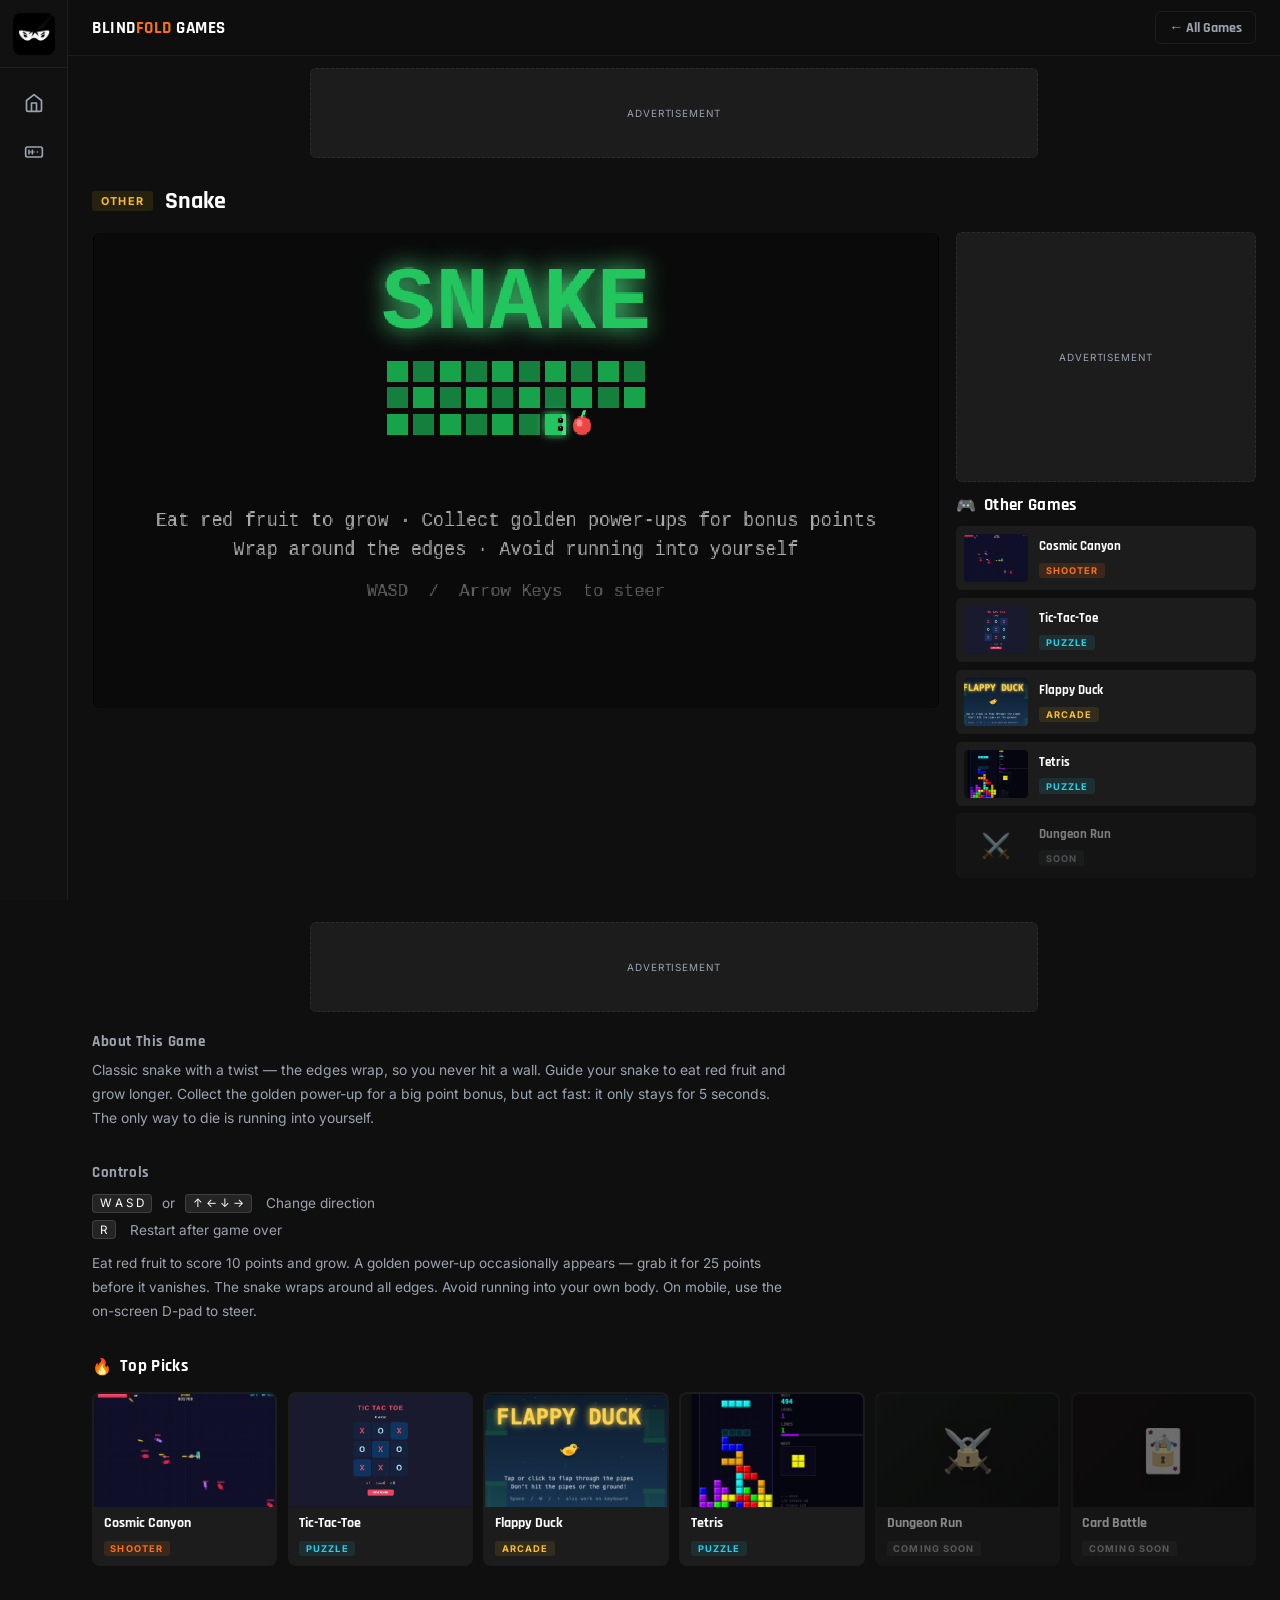
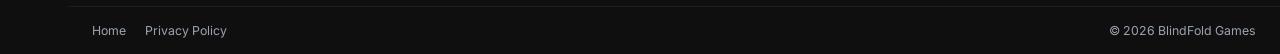
<file: games/snake/index.html>
<!DOCTYPE html>
<html lang="en">
<head>
  <meta charset="UTF-8">
  <meta name="viewport" content="width=device-width, initial-scale=1.0">
  <title>Snake — BlindFold Games</title>
  <meta name="description" content="Play Snake free in your browser. Eat fruit, collect power-ups, and wrap around the edges. No download, no login.">
  <link rel="canonical" href="https://mapwizard.gg/games/snake/">
  <meta property="og:title" content="Snake — BlindFold Games">
  <meta property="og:description" content="Play Snake free in your browser. Eat fruit, collect power-ups, and wrap around the edges. No download, no login.">
  <meta property="og:type" content="website">
  <meta property="og:url" content="https://mapwizard.gg/games/snake/">
  <meta property="og:image" content="https://mapwizard.gg/assets/games/snake.png">
  <meta property="og:site_name" content="BlindFold Games">
  <meta name="twitter:card" content="summary_large_image">
  <meta name="twitter:title" content="Snake — BlindFold Games">
  <meta name="twitter:description" content="Play Snake free in your browser. Eat fruit, collect power-ups, and wrap around the edges. No download, no login.">
  <meta name="twitter:image" content="https://mapwizard.gg/assets/games/snake.png">
  <script async src="https://www.googletagmanager.com/gtag/js?id=G-GFKCDCHWWB"></script>
  <script>window.dataLayer=window.dataLayer||[];function gtag(){dataLayer.push(arguments);}gtag('js',new Date());gtag('config','G-GFKCDCHWWB');</script>
  <script async src="https://pagead2.googlesyndication.com/pagead/js/adsbygoogle.js?client=ca-pub-4276539964985606" crossorigin="anonymous"></script>
  <link rel="icon" type="image/png" href="../../favicon.png">
  <link rel="apple-touch-icon" href="../../assets/logo.jpg">
  <link rel="stylesheet" href="../../css/style.css">
</head>
<body>

<div class="layout">

  <aside class="sidebar">
    <a href="../../index.html" class="sidebar-logo-wrap">
      <img src="../../assets/logo.jpg" alt="BlindFold Games">
    </a>
    <nav class="sidebar-nav">
      <a href="../../index.html" class="sidebar-btn" data-tip="Home">
        <svg width="20" height="20" viewBox="0 0 24 24" fill="none" stroke="currentColor" stroke-width="2" stroke-linecap="round" stroke-linejoin="round">
          <path d="M3 9l9-7 9 7v11a2 2 0 0 1-2 2H5a2 2 0 0 1-2-2z"/>
          <polyline points="9 22 9 12 15 12 15 22"/>
        </svg>
      </a>
      <a href="../../index.html#all-games" class="sidebar-btn" data-tip="All Games">
        <svg width="20" height="20" viewBox="0 0 24 24" fill="none" stroke="currentColor" stroke-width="2" stroke-linecap="round" stroke-linejoin="round">
          <rect x="2" y="6" width="20" height="12" rx="2"/>
          <path d="M12 12h.01M8 12h.01M16 12h.01"/>
          <path d="M6 10v4M10 10v4"/>
        </svg>
      </a>
    </nav>
  </aside>

  <div class="main">

    <header class="top-header">
      <a href="../../index.html" class="site-name">BLIND<span>FOLD</span> GAMES</a>
      <div class="header-right">
        <a href="../../index.html" class="back-btn">← All Games</a>
      </div>
    </header>

    <!-- Ad: Leaderboard top -->
    <div class="ad-banner">
      <div class="ad-slot leaderboard">Advertisement</div>
    </div>

    <div class="game-page-content">
      <div class="game-page-title">
        <span class="card-tag strategy" style="font-size:0.68rem;padding:0.2rem 0.55rem">Other</span>
        <h1>Snake</h1>
      </div>

      <div class="game-layout">
        <div class="game-frame-wrap">
          <iframe src="game.html" title="Snake" allowfullscreen tabindex="0"></iframe>
        </div>
        <div class="game-sidebar-ads">
          <div class="ad-slot rectangle">Advertisement</div>

          <!-- Other Games -->
          <div class="sidebar-section">
            <div class="shelf-header">
              <span class="shelf-icon">🎮</span>
              <h2>Other Games</h2>
            </div>

            <a href="../cosmic-canyon/index.html" class="mini-card">
              <div class="mini-thumb"><img src="../../assets/games/cosmic-canyon.png" alt="Cosmic Canyon"></div>
              <div class="mini-info">
                <div class="mini-title">Cosmic Canyon</div>
                <span class="card-tag shooter">Shooter</span>
              </div>
            </a>

            <a href="../tictactoe/index.html" class="mini-card">
              <div class="mini-thumb"><img src="../../assets/games/tictactoe.png" alt="Tic-Tac-Toe"></div>
              <div class="mini-info">
                <div class="mini-title">Tic-Tac-Toe</div>
                <span class="card-tag puzzle">Puzzle</span>
              </div>
            </a>

            <a href="../flappy-duck/index.html" class="mini-card">
              <div class="mini-thumb"><img src="../../assets/games/flappy-duck.png" alt="Flappy Duck"></div>
              <div class="mini-info">
                <div class="mini-title">Flappy Duck</div>
                <span class="card-tag strategy">Arcade</span>
              </div>
            </a>

            <a href="../tetris/index.html" class="mini-card">
              <div class="mini-thumb"><img src="../../assets/games/tetris.png" alt="Tetris"></div>
              <div class="mini-info">
                <div class="mini-title">Tetris</div>
                <span class="card-tag puzzle">Puzzle</span>
              </div>
            </a>

            <div class="mini-card coming-soon">
              <div class="mini-thumb dark2"><span>⚔️</span></div>
              <div class="mini-info">
                <div class="mini-title">Dungeon Run</div>
                <span class="card-tag locked">Soon</span>
              </div>
            </div>
          </div>
        </div>
      </div>
    </div>

    <!-- Ad: Leaderboard bottom -->
    <div class="ad-banner">
      <div class="ad-slot leaderboard">Advertisement</div>
    </div>

    <div class="about-game">
      <h2>About This Game</h2>
      <p>
        Classic snake with a twist — the edges wrap, so you never hit a wall. Guide your snake to eat
        red fruit and grow longer. Collect the golden power-up for a big point bonus, but act fast:
        it only stays for 5 seconds. The only way to die is running into yourself.
      </p>
    </div>

    <div class="game-controls">
      <h2>Controls</h2>
      <div class="controls-list">
        <div class="control-item"><kbd>W A S D</kbd> or <kbd>↑ ← ↓ →</kbd> &nbsp;Change direction</div>
        <div class="control-item"><kbd>R</kbd> &nbsp;Restart after game over</div>
      </div>
      <p>
        Eat red fruit to score 10 points and grow. A golden power-up occasionally appears — grab it for
        25 points before it vanishes. The snake wraps around all edges. Avoid running into your own body.
        On mobile, use the on-screen D-pad to steer.
      </p>
    </div>

    <!-- Top Picks -->
    <div class="game-page-shelf">
      <div class="shelf-header">
        <span class="shelf-icon">🔥</span>
        <h2>Top Picks</h2>
      </div>
      <div class="games-grid">

        <a href="../cosmic-canyon/index.html" class="game-card">
          <div class="card-thumb"><img src="../../assets/games/cosmic-canyon.png" alt="Cosmic Canyon"></div>
          <div class="card-info">
            <div class="card-title">Cosmic Canyon</div>
            <span class="card-tag shooter">Shooter</span>
          </div>
        </a>

        <a href="../tictactoe/index.html" class="game-card">
          <div class="card-thumb"><img src="../../assets/games/tictactoe.png" alt="Tic-Tac-Toe"></div>
          <div class="card-info">
            <div class="card-title">Tic-Tac-Toe</div>
            <span class="card-tag puzzle">Puzzle</span>
          </div>
        </a>

        <a href="../flappy-duck/index.html" class="game-card">
          <div class="card-thumb">
            <img src="../../assets/games/flappy-duck.png" alt="Flappy Duck">
          </div>
          <div class="card-info">
            <div class="card-title">Flappy Duck</div>
            <span class="card-tag strategy">Arcade</span>
          </div>
        </a>

        <a href="../tetris/index.html" class="game-card">
          <div class="card-thumb"><img src="../../assets/games/tetris.png" alt="Tetris"></div>
          <div class="card-info">
            <div class="card-title">Tetris</div>
            <span class="card-tag puzzle">Puzzle</span>
          </div>
        </a>

        <div class="game-card coming-soon">
          <div class="card-thumb dark2">
            <span class="thumb-icon">⚔️</span>
            <div class="lock-overlay">🔒</div>
          </div>
          <div class="card-info">
            <div class="card-title">Dungeon Run</div>
            <span class="card-tag locked">Coming Soon</span>
          </div>
        </div>

        <div class="game-card coming-soon">
          <div class="card-thumb dark3">
            <span class="thumb-icon">🃏</span>
            <div class="lock-overlay">🔒</div>
          </div>
          <div class="card-info">
            <div class="card-title">Card Battle</div>
            <span class="card-tag locked">Coming Soon</span>
          </div>
        </div>

      </div>
    </div>

    <footer>
      <div class="footer-links">
        <a href="../../index.html">Home</a>
        <a href="../../privacy-policy.html">Privacy Policy</a>
      </div>
      <span>© 2026 BlindFold Games</span>
    </footer>

  </div>
</div>

</body>
</html>
</file>
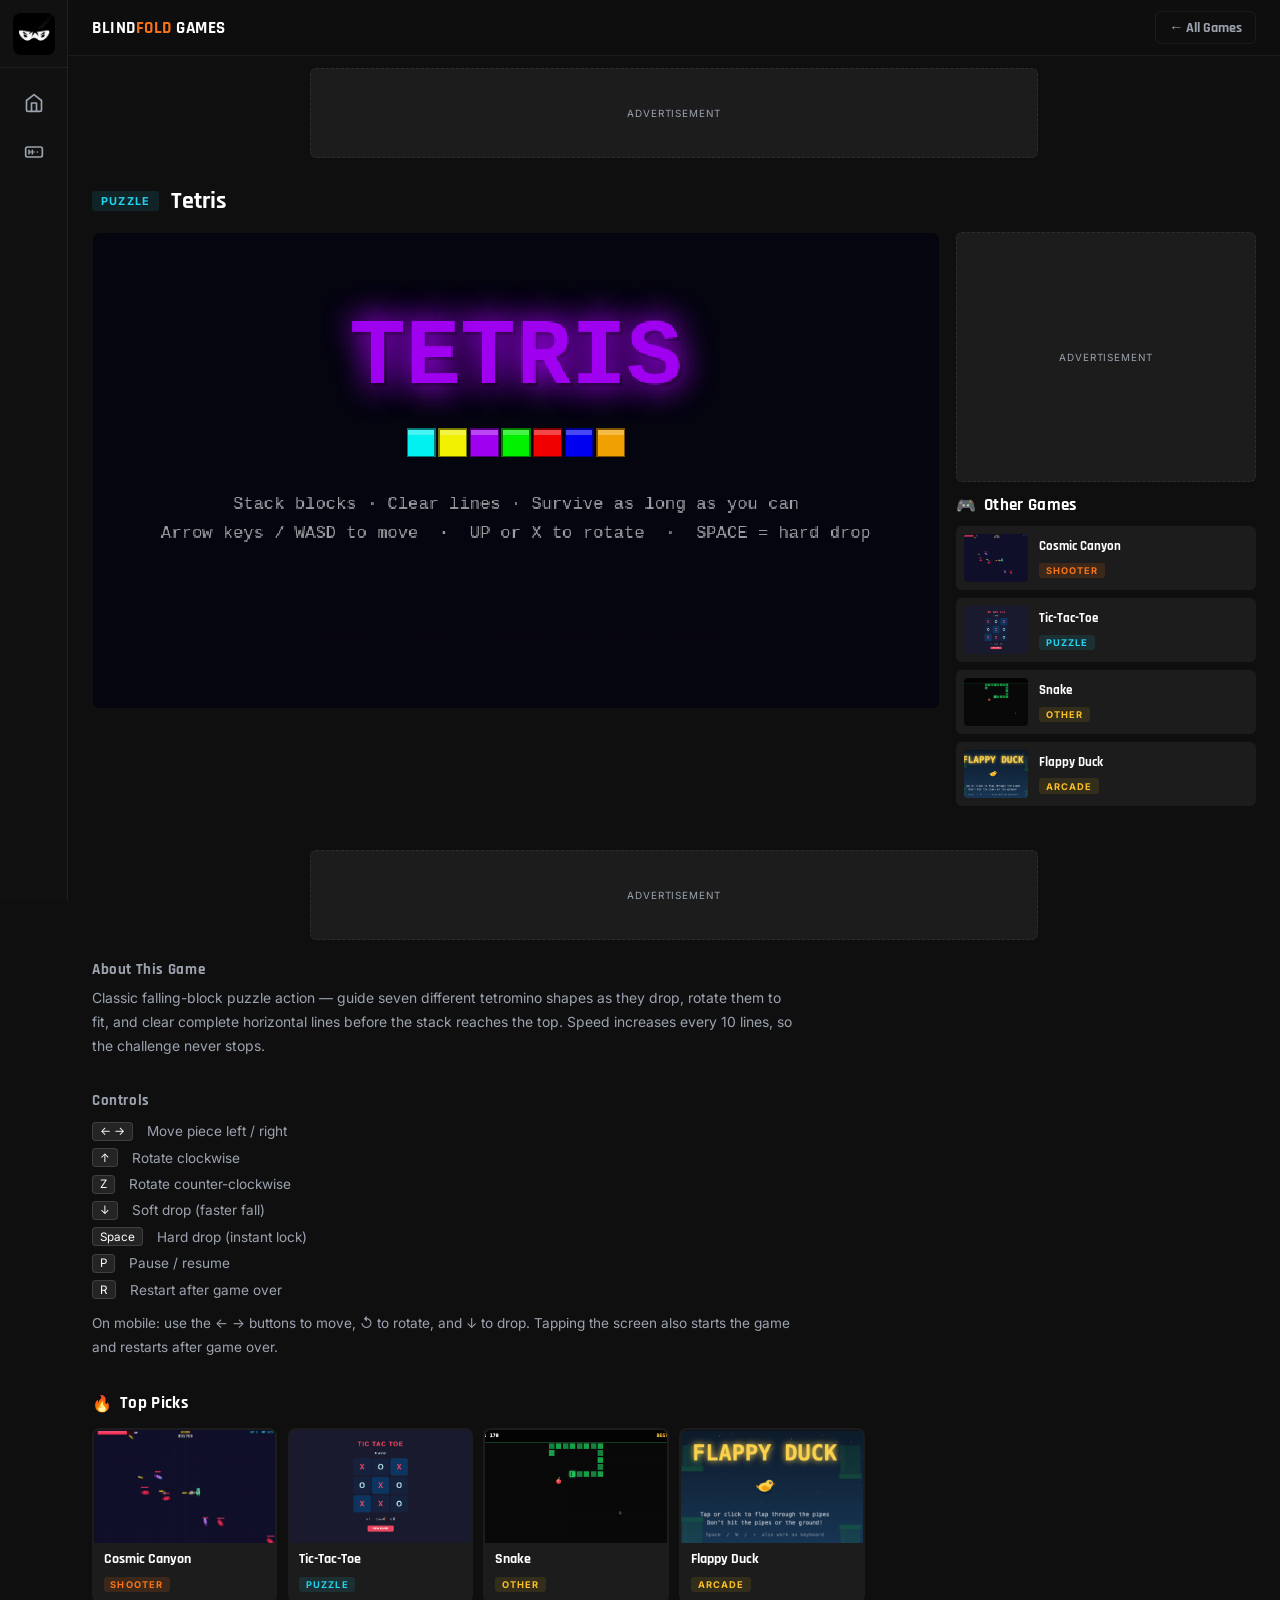
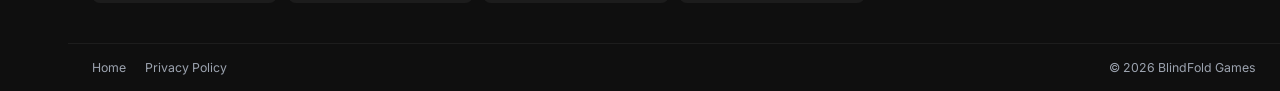
<file: games/tetris/index.html>
<!DOCTYPE html>
<html lang="en">
<head>
  <meta charset="UTF-8">
  <meta name="viewport" content="width=device-width, initial-scale=1.0">
  <title>Tetris — BlindFold Games</title>
  <meta name="description" content="Play Tetris free in your browser. Stack falling blocks, clear lines, and survive as long as you can. No download, no login.">
  <link rel="canonical" href="https://mapwizard.gg/games/tetris/">
  <meta property="og:title" content="Tetris — BlindFold Games">
  <meta property="og:description" content="Play Tetris free in your browser. Stack falling blocks, clear lines, and survive as long as you can. No download, no login.">
  <meta property="og:type" content="website">
  <meta property="og:url" content="https://mapwizard.gg/games/tetris/">
  <meta property="og:image" content="https://mapwizard.gg/assets/games/tetris.png">
  <meta property="og:site_name" content="BlindFold Games">
  <meta name="twitter:card" content="summary_large_image">
  <meta name="twitter:title" content="Tetris — BlindFold Games">
  <meta name="twitter:description" content="Play Tetris free in your browser. Stack falling blocks, clear lines, and survive as long as you can. No download, no login.">
  <meta name="twitter:image" content="https://mapwizard.gg/assets/games/tetris.png">
  <script async src="https://www.googletagmanager.com/gtag/js?id=G-GFKCDCHWWB"></script>
  <script>window.dataLayer=window.dataLayer||[];function gtag(){dataLayer.push(arguments);}gtag('js',new Date());gtag('config','G-GFKCDCHWWB');</script>
  <script async src="https://pagead2.googlesyndication.com/pagead/js/adsbygoogle.js?client=ca-pub-4276539964985606" crossorigin="anonymous"></script>
  <link rel="icon" type="image/png" href="../../favicon.png">
  <link rel="apple-touch-icon" href="../../assets/logo.jpg">
  <link rel="stylesheet" href="../../css/style.css">
</head>
<body>

<div class="layout">

  <aside class="sidebar">
    <a href="../../index.html" class="sidebar-logo-wrap">
      <img src="../../assets/logo.jpg" alt="BlindFold Games">
    </a>
    <nav class="sidebar-nav">
      <a href="../../index.html" class="sidebar-btn" data-tip="Home">
        <svg width="20" height="20" viewBox="0 0 24 24" fill="none" stroke="currentColor" stroke-width="2" stroke-linecap="round" stroke-linejoin="round">
          <path d="M3 9l9-7 9 7v11a2 2 0 0 1-2 2H5a2 2 0 0 1-2-2z"/>
          <polyline points="9 22 9 12 15 12 15 22"/>
        </svg>
      </a>
      <a href="../../index.html#all-games" class="sidebar-btn" data-tip="All Games">
        <svg width="20" height="20" viewBox="0 0 24 24" fill="none" stroke="currentColor" stroke-width="2" stroke-linecap="round" stroke-linejoin="round">
          <rect x="2" y="6" width="20" height="12" rx="2"/>
          <path d="M12 12h.01M8 12h.01M16 12h.01"/>
          <path d="M6 10v4M10 10v4"/>
        </svg>
      </a>
    </nav>
  </aside>

  <div class="main">

    <header class="top-header">
      <a href="../../index.html" class="site-name">BLIND<span>FOLD</span> GAMES</a>
      <div class="header-right">
        <a href="../../index.html" class="back-btn">← All Games</a>
      </div>
    </header>

    <div class="ad-banner">
      <div class="ad-slot leaderboard">Advertisement</div>
    </div>

    <div class="game-page-content">
      <div class="game-page-title">
        <span class="card-tag puzzle" style="font-size:0.68rem;padding:0.2rem 0.55rem">Puzzle</span>
        <h1>Tetris</h1>
      </div>

      <div class="game-layout">
        <div class="game-frame-wrap">
          <iframe src="game.html" title="Tetris" allowfullscreen tabindex="0"></iframe>
        </div>

        <div class="game-sidebar-ads">
          <div class="ad-slot rectangle">Advertisement</div>

          <!-- Other Games -->
          <div class="sidebar-section">
            <div class="shelf-header">
              <span class="shelf-icon">🎮</span>
              <h2>Other Games</h2>
            </div>

            <a href="../cosmic-canyon/index.html" class="mini-card">
              <div class="mini-thumb"><img src="../../assets/games/cosmic-canyon.png" alt="Cosmic Canyon"></div>
              <div class="mini-info">
                <div class="mini-title">Cosmic Canyon</div>
                <span class="card-tag shooter">Shooter</span>
              </div>
            </a>

            <a href="../tictactoe/index.html" class="mini-card">
              <div class="mini-thumb"><img src="../../assets/games/tictactoe.png" alt="Tic-Tac-Toe"></div>
              <div class="mini-info">
                <div class="mini-title">Tic-Tac-Toe</div>
                <span class="card-tag puzzle">Puzzle</span>
              </div>
            </a>

            <a href="../snake/index.html" class="mini-card">
              <div class="mini-thumb"><img src="../../assets/games/snake.png" alt="Snake"></div>
              <div class="mini-info">
                <div class="mini-title">Snake</div>
                <span class="card-tag strategy">Other</span>
              </div>
            </a>

            <a href="../flappy-duck/index.html" class="mini-card">
              <div class="mini-thumb"><img src="../../assets/games/flappy-duck.png" alt="Flappy Duck"></div>
              <div class="mini-info">
                <div class="mini-title">Flappy Duck</div>
                <span class="card-tag strategy">Arcade</span>
              </div>
            </a>

          </div>
        </div>
      </div>
    </div>

    <div class="ad-banner">
      <div class="ad-slot leaderboard">Advertisement</div>
    </div>

    <div class="about-game">
      <h2>About This Game</h2>
      <p>Classic falling-block puzzle action — guide seven different tetromino shapes as they drop, rotate them to fit, and clear complete horizontal lines before the stack reaches the top. Speed increases every 10 lines, so the challenge never stops.</p>
    </div>

    <div class="game-controls">
      <h2>Controls</h2>
      <div class="controls-list">
        <div class="control-item"><kbd>← →</kbd> &nbsp;Move piece left / right</div>
        <div class="control-item"><kbd>↑</kbd> &nbsp;Rotate clockwise</div>
        <div class="control-item"><kbd>Z</kbd> &nbsp;Rotate counter-clockwise</div>
        <div class="control-item"><kbd>↓</kbd> &nbsp;Soft drop (faster fall)</div>
        <div class="control-item"><kbd>Space</kbd> &nbsp;Hard drop (instant lock)</div>
        <div class="control-item"><kbd>P</kbd> &nbsp;Pause / resume</div>
        <div class="control-item"><kbd>R</kbd> &nbsp;Restart after game over</div>
      </div>
      <p>On mobile: use the ← → buttons to move, ↺ to rotate, and ↓ to drop. Tapping the screen also starts the game and restarts after game over.</p>
    </div>

    <div class="game-page-shelf">
      <div class="shelf-header">
        <span class="shelf-icon">🔥</span>
        <h2>Top Picks</h2>
      </div>
      <div class="games-grid">

        <a href="../cosmic-canyon/index.html" class="game-card">
          <div class="card-thumb"><img src="../../assets/games/cosmic-canyon.png" alt="Cosmic Canyon"></div>
          <div class="card-info">
            <div class="card-title">Cosmic Canyon</div>
            <span class="card-tag shooter">Shooter</span>
          </div>
        </a>

        <a href="../tictactoe/index.html" class="game-card">
          <div class="card-thumb"><img src="../../assets/games/tictactoe.png" alt="Tic-Tac-Toe"></div>
          <div class="card-info">
            <div class="card-title">Tic-Tac-Toe</div>
            <span class="card-tag puzzle">Puzzle</span>
          </div>
        </a>

        <a href="../snake/index.html" class="game-card">
          <div class="card-thumb"><img src="../../assets/games/snake.png" alt="Snake"></div>
          <div class="card-info">
            <div class="card-title">Snake</div>
            <span class="card-tag strategy">Other</span>
          </div>
        </a>

        <a href="../flappy-duck/index.html" class="game-card">
          <div class="card-thumb"><img src="../../assets/games/flappy-duck.png" alt="Flappy Duck"></div>
          <div class="card-info">
            <div class="card-title">Flappy Duck</div>
            <span class="card-tag strategy">Arcade</span>
          </div>
        </a>

      </div>
    </div>

    <footer>
      <div class="footer-links">
        <a href="../../index.html">Home</a>
        <a href="../../privacy-policy.html">Privacy Policy</a>
      </div>
      <span>© 2026 BlindFold Games</span>
    </footer>

  </div>
</div>

</body>
</html>
</file>
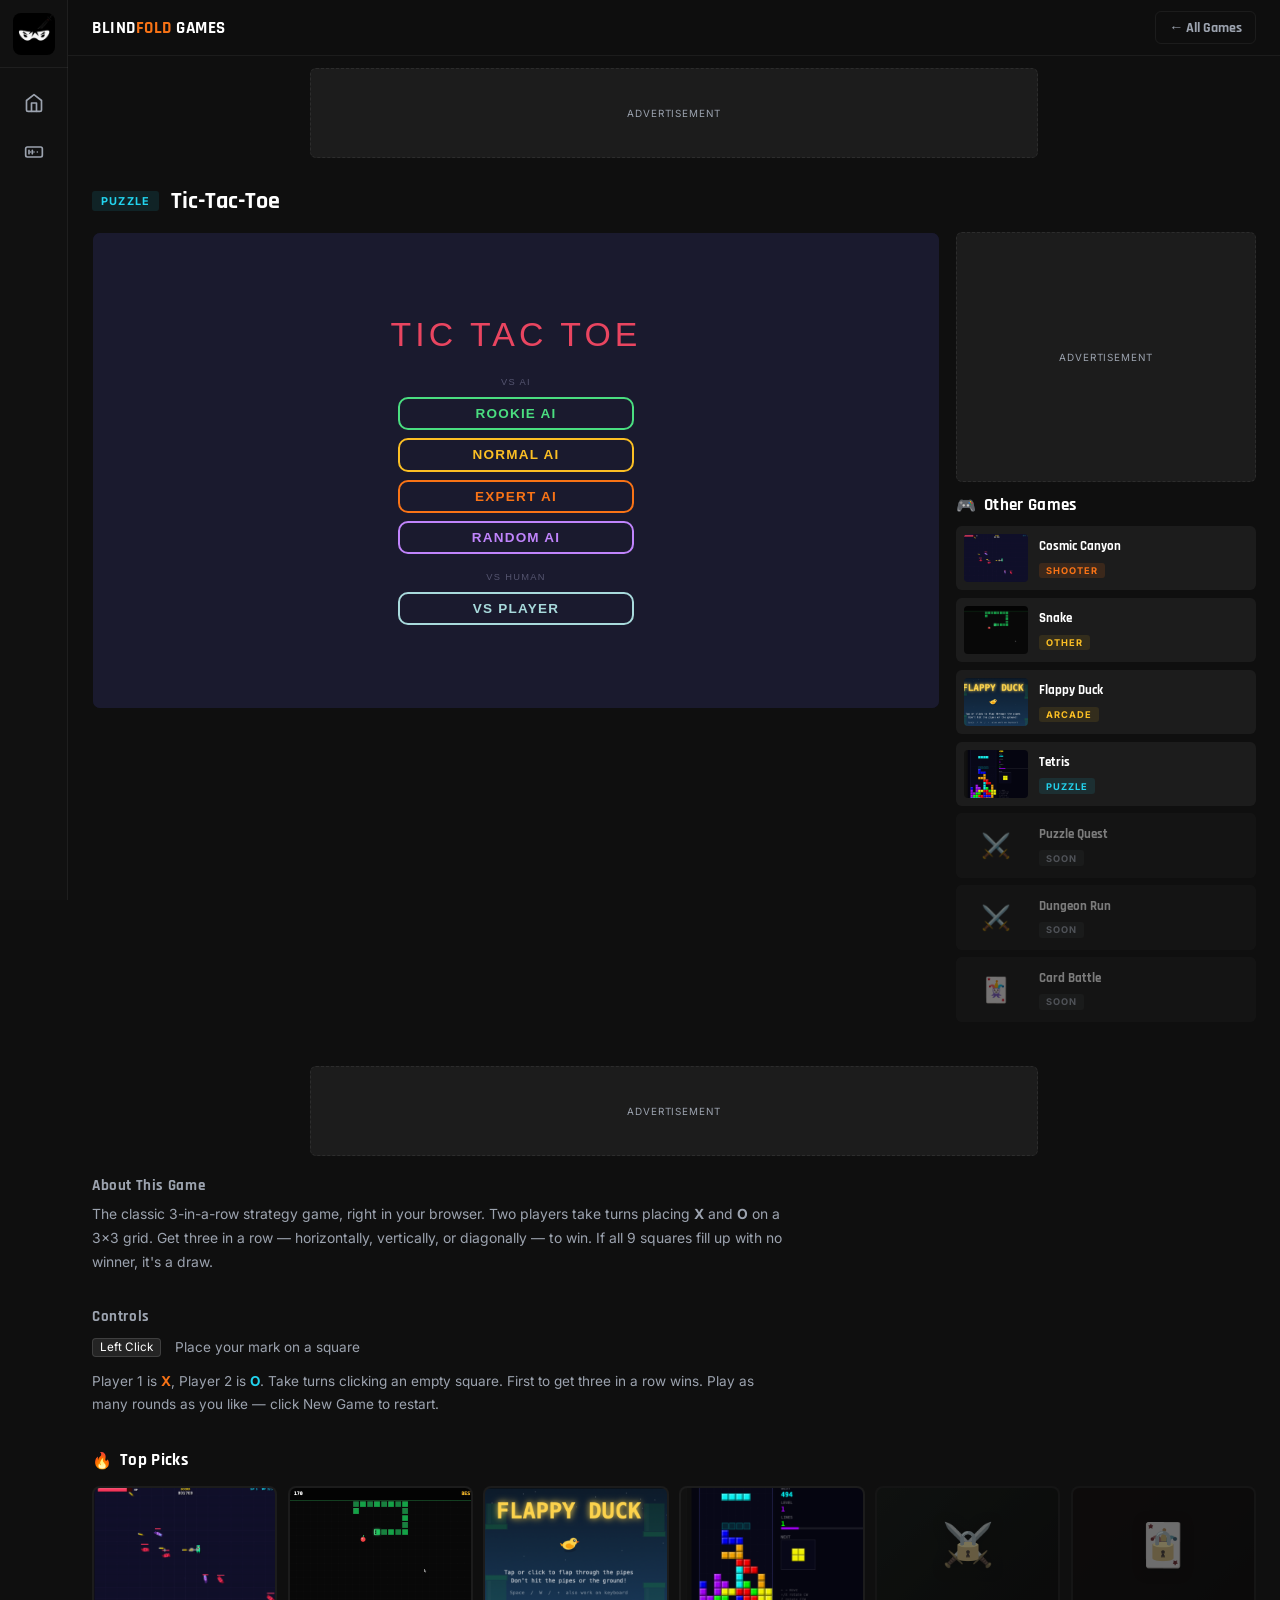
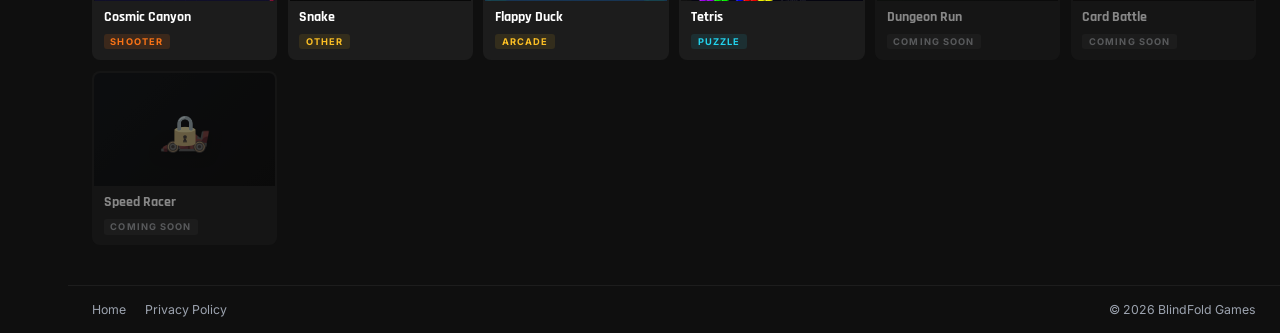
<file: games/tictactoe/index.html>
<!DOCTYPE html>
<html lang="en">
<head>
  <meta charset="UTF-8">
  <meta name="viewport" content="width=device-width, initial-scale=1.0">
  <title>Tic-Tac-Toe — BlindFold Games</title>
  <meta name="description" content="Play the classic Tic-Tac-Toe free in your browser. Challenge a friend!">
  <link rel="canonical" href="https://mapwizard.gg/games/tictactoe/">
  <meta property="og:title" content="Tic-Tac-Toe — BlindFold Games">
  <meta property="og:description" content="Play the classic Tic-Tac-Toe free in your browser. Challenge a friend!">
  <meta property="og:type" content="website">
  <meta property="og:url" content="https://mapwizard.gg/games/tictactoe/">
  <meta property="og:image" content="https://mapwizard.gg/assets/games/tictactoe.png">
  <meta property="og:site_name" content="BlindFold Games">
  <meta name="twitter:card" content="summary_large_image">
  <meta name="twitter:title" content="Tic-Tac-Toe — BlindFold Games">
  <meta name="twitter:description" content="Play the classic Tic-Tac-Toe free in your browser. Challenge a friend!">
  <meta name="twitter:image" content="https://mapwizard.gg/assets/games/tictactoe.png">
  <script async src="https://www.googletagmanager.com/gtag/js?id=G-GFKCDCHWWB"></script>
  <script>window.dataLayer=window.dataLayer||[];function gtag(){dataLayer.push(arguments);}gtag('js',new Date());gtag('config','G-GFKCDCHWWB');</script>
  <script async src="https://pagead2.googlesyndication.com/pagead/js/adsbygoogle.js?client=ca-pub-4276539964985606" crossorigin="anonymous"></script>
  <link rel="icon" type="image/png" href="../../favicon.png">
  <link rel="apple-touch-icon" href="../../assets/logo.jpg">
  <link rel="stylesheet" href="../../css/style.css">
</head>
<body>

<div class="layout">

  <aside class="sidebar">
    <a href="../../index.html" class="sidebar-logo-wrap">
      <img src="../../assets/logo.jpg" alt="BlindFold Games">
    </a>
    <nav class="sidebar-nav">
      <a href="../../index.html" class="sidebar-btn" data-tip="Home">
        <svg width="20" height="20" viewBox="0 0 24 24" fill="none" stroke="currentColor" stroke-width="2" stroke-linecap="round" stroke-linejoin="round">
          <path d="M3 9l9-7 9 7v11a2 2 0 0 1-2 2H5a2 2 0 0 1-2-2z"/>
          <polyline points="9 22 9 12 15 12 15 22"/>
        </svg>
      </a>
      <a href="../../index.html#all-games" class="sidebar-btn" data-tip="All Games">
        <svg width="20" height="20" viewBox="0 0 24 24" fill="none" stroke="currentColor" stroke-width="2" stroke-linecap="round" stroke-linejoin="round">
          <rect x="2" y="6" width="20" height="12" rx="2"/>
          <path d="M12 12h.01M8 12h.01M16 12h.01"/>
          <path d="M6 10v4M10 10v4"/>
        </svg>
      </a>
    </nav>
  </aside>

  <div class="main">

    <header class="top-header">
      <a href="../../index.html" class="site-name">BLIND<span>FOLD</span> GAMES</a>
      <div class="header-right">
        <a href="../../index.html" class="back-btn">← All Games</a>
      </div>
    </header>

    <!-- Ad: Leaderboard top -->
    <div class="ad-banner">
      <div class="ad-slot leaderboard">Advertisement</div>
    </div>

    <div class="game-page-content">
      <div class="game-page-title">
        <span class="card-tag puzzle" style="font-size:0.68rem;padding:0.2rem 0.55rem">Puzzle</span>
        <h1>Tic-Tac-Toe</h1>
      </div>

      <div class="game-layout">
        <div class="game-frame-wrap">
          <iframe src="../../tictactoe.html" title="Tic-Tac-Toe" allowfullscreen tabindex="0"></iframe>
        </div>
        <div class="game-sidebar-ads">
          <div class="ad-slot rectangle">Advertisement</div>

          <!-- Other Games -->
          <div class="sidebar-section">
            <div class="shelf-header">
              <span class="shelf-icon">🎮</span>
              <h2>Other Games</h2>
            </div>

            <a href="../cosmic-canyon/index.html" class="mini-card">
              <div class="mini-thumb"><img src="../../assets/games/cosmic-canyon.png" alt="Cosmic Canyon"></div>
              <div class="mini-info">
                <div class="mini-title">Cosmic Canyon</div>
                <span class="card-tag shooter">Shooter</span>
              </div>
            </a>

            <a href="../snake/index.html" class="mini-card">
              <div class="mini-thumb"><img src="../../assets/games/snake.png" alt="Snake"></div>
              <div class="mini-info">
                <div class="mini-title">Snake</div>
                <span class="card-tag strategy">Other</span>
              </div>
            </a>

            <a href="../flappy-duck/index.html" class="mini-card">
              <div class="mini-thumb"><img src="../../assets/games/flappy-duck.png" alt="Flappy Duck"></div>
              <div class="mini-info">
                <div class="mini-title">Flappy Duck</div>
                <span class="card-tag strategy">Arcade</span>
              </div>
            </a>

            <a href="../tetris/index.html" class="mini-card">
              <div class="mini-thumb"><img src="../../assets/games/tetris.png" alt="Tetris"></div>
              <div class="mini-info">
                <div class="mini-title">Tetris</div>
                <span class="card-tag puzzle">Puzzle</span>
              </div>
            </a>

            <div class="mini-card coming-soon">
              <div class="mini-thumb dark2"><span>⚔️</span></div>
              <div class="mini-info">
                <div class="mini-title">Puzzle Quest</div>
                <span class="card-tag locked">Soon</span>
              </div>
            </div>

            <div class="mini-card coming-soon">
              <div class="mini-thumb dark2"><span>⚔️</span></div>
              <div class="mini-info">
                <div class="mini-title">Dungeon Run</div>
                <span class="card-tag locked">Soon</span>
              </div>
            </div>

            <div class="mini-card coming-soon">
              <div class="mini-thumb dark3"><span>🃏</span></div>
              <div class="mini-info">
                <div class="mini-title">Card Battle</div>
                <span class="card-tag locked">Soon</span>
              </div>
            </div>
          </div>
        </div>
      </div>
    </div>

    <!-- Ad: Leaderboard bottom -->
    <div class="ad-banner">
      <div class="ad-slot leaderboard">Advertisement</div>
    </div>

    <div class="about-game">
      <h2>About This Game</h2>
      <p>
        The classic 3-in-a-row strategy game, right in your browser. Two players take turns placing
        <strong>X</strong> and <strong>O</strong> on a 3×3 grid. Get three in a row — horizontally,
        vertically, or diagonally — to win. If all 9 squares fill up with no winner, it's a draw.
      </p>
    </div>

    <div class="game-controls">
      <h2>Controls</h2>
      <div class="controls-list">
        <div class="control-item"><kbd>Left Click</kbd> &nbsp;Place your mark on a square</div>
      </div>
      <p>Player 1 is <strong style="color:#F97316">X</strong>, Player 2 is <strong style="color:#22D3EE">O</strong>. Take turns clicking an empty square. First to get three in a row wins. Play as many rounds as you like — click New Game to restart.</p>
    </div>

    <!-- Top Picks -->
    <div class="game-page-shelf">
      <div class="shelf-header">
        <span class="shelf-icon">🔥</span>
        <h2>Top Picks</h2>
      </div>
      <div class="games-grid">

        <a href="../cosmic-canyon/index.html" class="game-card">
          <div class="card-thumb"><img src="../../assets/games/cosmic-canyon.png" alt="Cosmic Canyon"></div>
          <div class="card-info">
            <div class="card-title">Cosmic Canyon</div>
            <span class="card-tag shooter">Shooter</span>
          </div>
        </a>

        <a href="../snake/index.html" class="game-card">
          <div class="card-thumb"><img src="../../assets/games/snake.png" alt="Snake"></div>
          <div class="card-info">
            <div class="card-title">Snake</div>
            <span class="card-tag strategy">Other</span>
          </div>
        </a>

        <a href="../flappy-duck/index.html" class="game-card">
          <div class="card-thumb">
            <img src="../../assets/games/flappy-duck.png" alt="Flappy Duck">
          </div>
          <div class="card-info">
            <div class="card-title">Flappy Duck</div>
            <span class="card-tag strategy">Arcade</span>
          </div>
        </a>

        <a href="../tetris/index.html" class="game-card">
          <div class="card-thumb"><img src="../../assets/games/tetris.png" alt="Tetris"></div>
          <div class="card-info">
            <div class="card-title">Tetris</div>
            <span class="card-tag puzzle">Puzzle</span>
          </div>
        </a>

        <div class="game-card coming-soon">
          <div class="card-thumb dark2">
            <span class="thumb-icon">⚔️</span>
            <div class="lock-overlay">🔒</div>
          </div>
          <div class="card-info">
            <div class="card-title">Dungeon Run</div>
            <span class="card-tag locked">Coming Soon</span>
          </div>
        </div>

        <div class="game-card coming-soon">
          <div class="card-thumb dark3">
            <span class="thumb-icon">🃏</span>
            <div class="lock-overlay">🔒</div>
          </div>
          <div class="card-info">
            <div class="card-title">Card Battle</div>
            <span class="card-tag locked">Coming Soon</span>
          </div>
        </div>

        <div class="game-card coming-soon">
          <div class="card-thumb dark4">
            <span class="thumb-icon">🏎️</span>
            <div class="lock-overlay">🔒</div>
          </div>
          <div class="card-info">
            <div class="card-title">Speed Racer</div>
            <span class="card-tag locked">Coming Soon</span>
          </div>
        </div>

      </div>
    </div>

    <footer>
      <div class="footer-links">
        <a href="../../index.html">Home</a>
        <a href="../../privacy-policy.html">Privacy Policy</a>
      </div>
      <span>© 2026 BlindFold Games</span>
    </footer>

  </div>
</div>

</body>
</html>
</file>
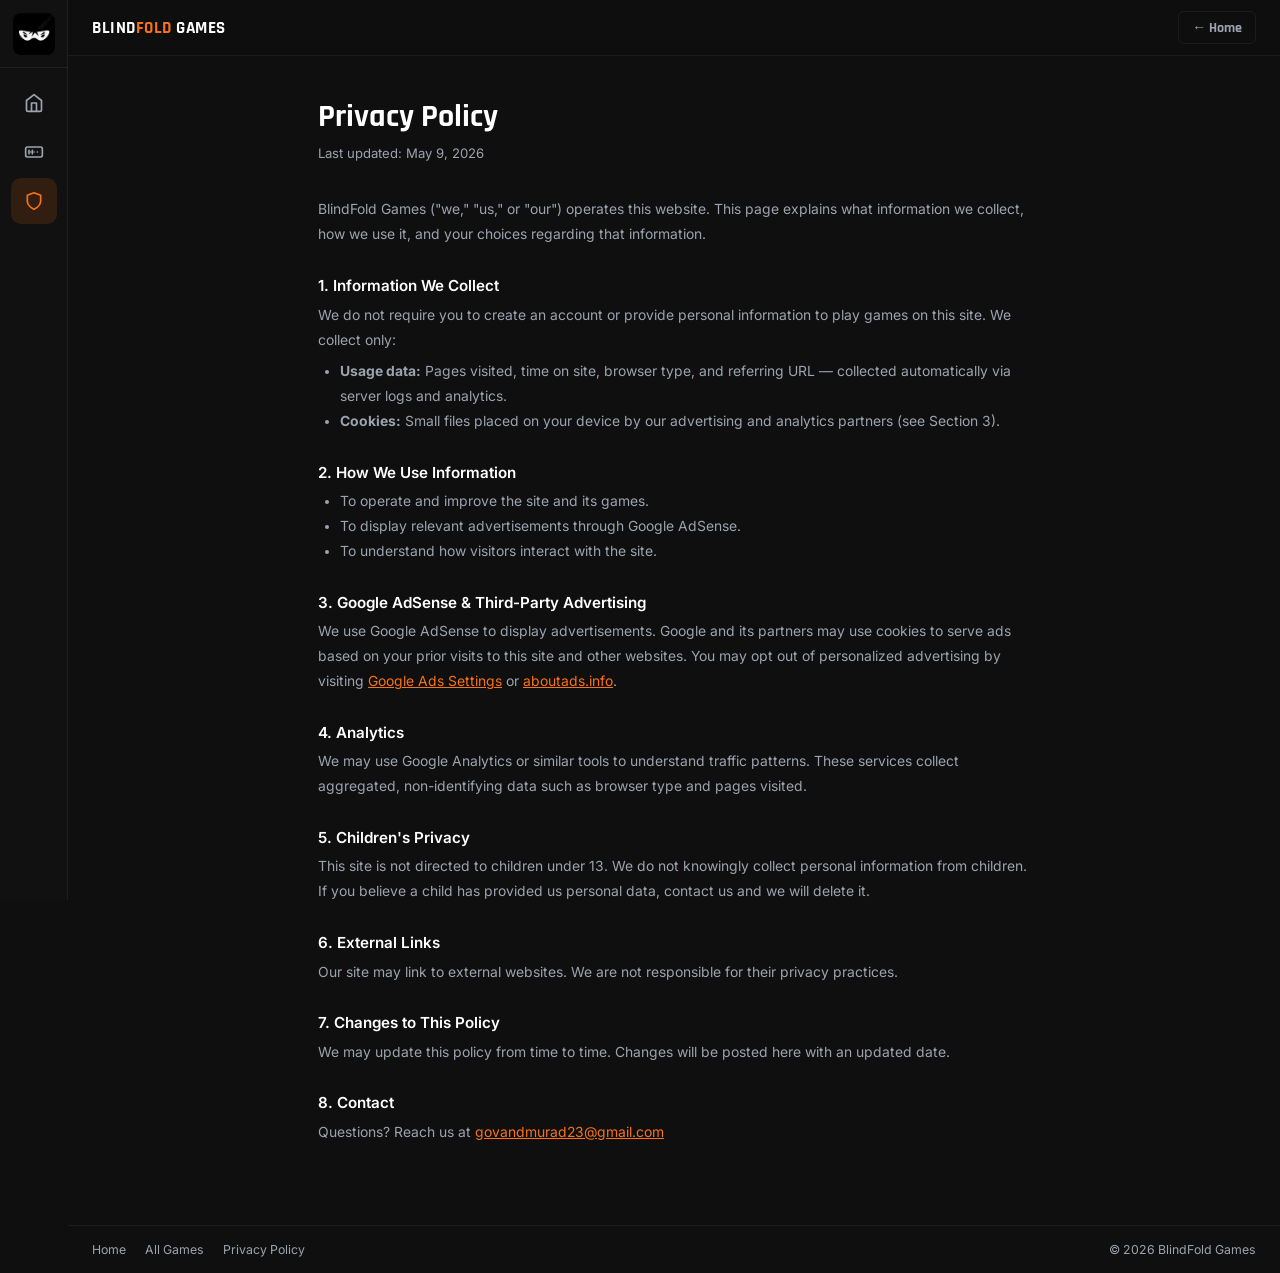
<file: privacy-policy.html>
<!DOCTYPE html>
<html lang="en">
<head>
  <meta charset="UTF-8">
  <meta name="viewport" content="width=device-width, initial-scale=1.0">
  <title>Privacy Policy — BlindFold Games</title>
  <meta name="description" content="Privacy policy for BlindFold Games — how we collect, use, and protect your data.">
  <link rel="canonical" href="https://mapwizard.gg/privacy-policy.html">
  <meta property="og:title" content="Privacy Policy — BlindFold Games">
  <meta property="og:type" content="website">
  <meta property="og:url" content="https://mapwizard.gg/privacy-policy.html">
  <meta property="og:site_name" content="BlindFold Games">
  <script async src="https://www.googletagmanager.com/gtag/js?id=G-GFKCDCHWWB"></script>
  <script>window.dataLayer=window.dataLayer||[];function gtag(){dataLayer.push(arguments);}gtag('js',new Date());gtag('config','G-GFKCDCHWWB');</script>
  <link rel="stylesheet" href="css/style.css">
</head>
<body>

<div class="layout">

  <aside class="sidebar">
    <a href="index.html" class="sidebar-logo-wrap">
      <img src="assets/logo.jpg" alt="BlindFold Games">
    </a>
    <nav class="sidebar-nav">
      <a href="index.html" class="sidebar-btn" data-tip="Home">
        <svg width="20" height="20" viewBox="0 0 24 24" fill="none" stroke="currentColor" stroke-width="2" stroke-linecap="round" stroke-linejoin="round">
          <path d="M3 9l9-7 9 7v11a2 2 0 0 1-2 2H5a2 2 0 0 1-2-2z"/>
          <polyline points="9 22 9 12 15 12 15 22"/>
        </svg>
      </a>
      <a href="index.html#all-games" class="sidebar-btn" data-tip="All Games">
        <svg width="20" height="20" viewBox="0 0 24 24" fill="none" stroke="currentColor" stroke-width="2" stroke-linecap="round" stroke-linejoin="round">
          <rect x="2" y="6" width="20" height="12" rx="2"/>
          <path d="M12 12h.01M8 12h.01M16 12h.01"/>
          <path d="M6 10v4M10 10v4"/>
        </svg>
      </a>
      <a href="privacy-policy.html" class="sidebar-btn active" data-tip="Privacy">
        <svg width="20" height="20" viewBox="0 0 24 24" fill="none" stroke="currentColor" stroke-width="2" stroke-linecap="round" stroke-linejoin="round">
          <path d="M12 22s8-4 8-10V5l-8-3-8 3v7c0 6 8 10 8 10z"/>
        </svg>
      </a>
    </nav>
  </aside>

  <div class="main">

    <header class="top-header">
      <a href="index.html" class="site-name">BLIND<span>FOLD</span> GAMES</a>
      <div class="header-right">
        <a href="index.html" class="back-btn">← Home</a>
      </div>
    </header>

    <div class="policy-page">
      <h1>Privacy Policy</h1>
      <p class="updated">Last updated: May 9, 2026</p>

      <p>
        BlindFold Games ("we," "us," or "our") operates this website. This page explains what information
        we collect, how we use it, and your choices regarding that information.
      </p>

      <h2>1. Information We Collect</h2>
      <p>We do not require you to create an account or provide personal information to play games on this site. We collect only:</p>
      <ul>
        <li><strong>Usage data:</strong> Pages visited, time on site, browser type, and referring URL — collected automatically via server logs and analytics.</li>
        <li><strong>Cookies:</strong> Small files placed on your device by our advertising and analytics partners (see Section 3).</li>
      </ul>

      <h2>2. How We Use Information</h2>
      <ul>
        <li>To operate and improve the site and its games.</li>
        <li>To display relevant advertisements through Google AdSense.</li>
        <li>To understand how visitors interact with the site.</li>
      </ul>

      <h2>3. Google AdSense &amp; Third-Party Advertising</h2>
      <p>
        We use Google AdSense to display advertisements. Google and its partners may use cookies to serve ads
        based on your prior visits to this site and other websites. You may opt out of personalized advertising
        by visiting <a href="https://www.google.com/settings/ads" target="_blank" rel="noopener">Google Ads Settings</a>
        or <a href="https://www.aboutads.info" target="_blank" rel="noopener">aboutads.info</a>.
      </p>

      <h2>4. Analytics</h2>
      <p>
        We may use Google Analytics or similar tools to understand traffic patterns. These services collect
        aggregated, non-identifying data such as browser type and pages visited.
      </p>

      <h2>5. Children's Privacy</h2>
      <p>
        This site is not directed to children under 13. We do not knowingly collect personal information
        from children. If you believe a child has provided us personal data, contact us and we will delete it.
      </p>

      <h2>6. External Links</h2>
      <p>Our site may link to external websites. We are not responsible for their privacy practices.</p>

      <h2>7. Changes to This Policy</h2>
      <p>We may update this policy from time to time. Changes will be posted here with an updated date.</p>

      <h2>8. Contact</h2>
      <p>Questions? Reach us at <a href="mailto:govandmurad23@gmail.com">govandmurad23@gmail.com</a></p>
    </div>

    <footer>
      <div class="footer-links">
        <a href="index.html">Home</a>
        <a href="index.html#all-games">All Games</a>
        <a href="privacy-policy.html">Privacy Policy</a>
      </div>
      <span>© 2026 BlindFold Games</span>
    </footer>

  </div>
</div>

</body>
</html>
</file>
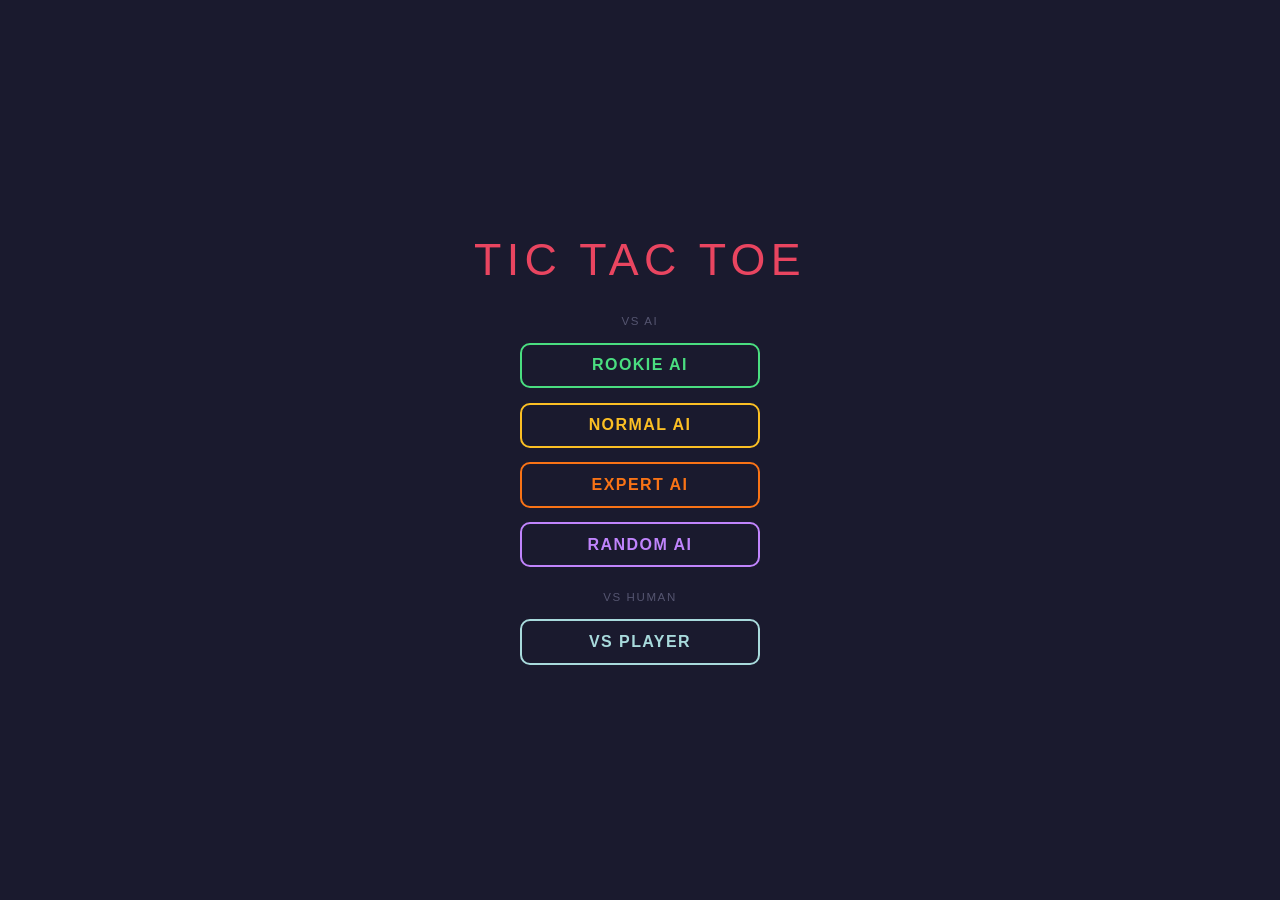
<file: tictactoe.html>
<!DOCTYPE html>
<html lang="en">
<head>
  <meta charset="UTF-8">
  <meta name="viewport" content="width=device-width, initial-scale=1.0">
  <title>Tic Tac Toe</title>
  <style>
    * { box-sizing: border-box; margin: 0; padding: 0; }

    body {
      width: 100vw;
      height: 100vh;
      overflow: hidden;
      display: flex;
      align-items: center;
      justify-content: center;
      background: #1a1a2e;
      font-family: 'Segoe UI', sans-serif;
      color: #eee;
    }

    /* ── Mode selection overlay ───────────────────────────── */
    #mode-screen {
      position: fixed;
      inset: 0;
      background: #1a1a2e;
      display: flex;
      flex-direction: column;
      align-items: center;
      justify-content: center;
      gap: clamp(0.5rem, 1.6vh, 1.1rem);
      z-index: 100;
      padding: 1rem;
    }

    .ms-title {
      font-size: clamp(1.4rem, 4vw, 2.8rem);
      letter-spacing: 0.12em;
      color: #e94560;
      text-transform: uppercase;
      text-align: center;
      line-height: 1.1;
      margin-bottom: 0.4rem;
    }

    .ms-section {
      font-size: clamp(0.58rem, 1.1vw, 0.72rem);
      letter-spacing: 0.14em;
      color: #555570;
      text-transform: uppercase;
      margin-top: 0.6rem;
      margin-bottom: 0.1rem;
    }

    .mode-btn {
      padding: clamp(0.45rem, 1.3vh, 0.75rem) clamp(1.2rem, 4vw, 2.5rem);
      font-size: clamp(0.78rem, 1.6vw, 1rem);
      font-weight: 700;
      letter-spacing: 0.09em;
      border: 2px solid;
      border-radius: 10px;
      cursor: pointer;
      transition: all 0.16s;
      text-transform: uppercase;
      background: transparent;
      width: clamp(180px, 28vw, 240px);
    }

    .mode-btn.rookie { border-color: #4ade80; color: #4ade80; }
    .mode-btn.rookie:hover { background: #4ade80; color: #0a0a0a; }

    .mode-btn.normal { border-color: #fbbf24; color: #fbbf24; }
    .mode-btn.normal:hover { background: #fbbf24; color: #0a0a0a; }

    .mode-btn.expert { border-color: #f97316; color: #f97316; }
    .mode-btn.expert:hover { background: #f97316; color: #fff; }

    .mode-btn.random { border-color: #c084fc; color: #c084fc; }
    .mode-btn.random:hover { background: #c084fc; color: #0a0a0a; }

    .mode-btn.pvp { border-color: #a8dadc; color: #a8dadc; }
    .mode-btn.pvp:hover { background: #a8dadc; color: #1a1a2e; }

    /* ── Game layout ──────────────────────────────────────── */
    .game-container {
      display: flex;
      align-items: center;
      justify-content: center;
      gap: clamp(1.5rem, 5vw, 6rem);
      padding: clamp(0.75rem, 3vh, 3rem) clamp(1rem, 4vw, 5rem);
      width: 100%;
      height: 100%;
    }

    .info-panel {
      display: flex;
      flex-direction: column;
      align-items: center;
      gap: clamp(0.55rem, 1.8vh, 1.6rem);
      flex-shrink: 0;
    }

    h1 {
      font-size: clamp(1.1rem, 2.8vw, 2.2rem);
      letter-spacing: 0.12em;
      color: #e94560;
      text-transform: uppercase;
      text-align: center;
      line-height: 1.15;
    }

    #mode-badge {
      font-size: clamp(0.55rem, 1vw, 0.7rem);
      letter-spacing: 0.08em;
      text-transform: uppercase;
      margin-top: -0.3rem;
    }

    #status {
      font-size: clamp(0.75rem, 1.5vw, 1.05rem);
      min-height: 1.4em;
      color: #a8dadc;
      font-weight: 600;
      letter-spacing: 0.05em;
      text-align: center;
    }

    #status.ai-turn {
      color: #f4a261;
      animation: blink 0.9s step-start infinite;
    }

    @keyframes blink { 50% { opacity: 0.35; } }

    #score {
      display: flex;
      gap: clamp(0.8rem, 2.5vw, 2.5rem);
    }

    .score-item {
      display: flex;
      flex-direction: column;
      align-items: center;
      gap: 0.15rem;
    }

    .score-item .label {
      font-size: clamp(0.58rem, 1.1vw, 0.75rem);
      letter-spacing: 0.1em;
      color: #a0a0b0;
      text-transform: uppercase;
    }

    .score-item .val {
      font-weight: 700;
      font-size: clamp(1.2rem, 2.5vw, 1.8rem);
    }

    .score-item.left-score  .val { color: #e94560; }
    .score-item.right-score .val { color: #a8dadc; }
    .score-item.draw-score  .val { color: #f4a261; }

    #restart {
      padding: clamp(0.35rem, 1.2vh, 0.65rem) clamp(0.9rem, 3vw, 2rem);
      font-size: clamp(0.68rem, 1.3vw, 0.92rem);
      font-weight: 700;
      letter-spacing: 0.08em;
      background: #e94560;
      color: #fff;
      border: none;
      border-radius: 8px;
      cursor: pointer;
      transition: background 0.2s, transform 0.1s;
      text-transform: uppercase;
    }
    #restart:hover { background: #c73652; transform: scale(1.04); }

    #change-mode {
      font-size: clamp(0.58rem, 1.05vw, 0.72rem);
      color: #7a7a90;
      background: none;
      border: none;
      cursor: pointer;
      letter-spacing: 0.06em;
      text-decoration: underline;
      text-underline-offset: 2px;
      transition: color 0.15s;
      padding: 0;
      text-transform: uppercase;
    }
    #change-mode:hover { color: #bbb; }

    /* ── Board ────────────────────────────────────────────── */
    #board {
      --board-size: min(82vh, 46vw);
      width: var(--board-size);
      height: var(--board-size);
      flex-shrink: 0;
      display: grid;
      grid-template-columns: repeat(3, 1fr);
      grid-template-rows: repeat(3, 1fr);
      gap: clamp(4px, 1vmin, 10px);
    }

    .cell {
      background: #16213e;
      border-radius: clamp(6px, 1.5vmin, 12px);
      display: flex;
      align-items: center;
      justify-content: center;
      font-size: clamp(1rem, 5vmin, 3.2rem);
      font-weight: 900;
      cursor: pointer;
      transition: background 0.15s, transform 0.1s;
      user-select: none;
    }

    .cell:hover:not(.taken):not(.locked) {
      background: #0f3460;
      transform: scale(1.05);
    }

    .cell.locked { cursor: not-allowed; }
    .cell.x { color: #e94560; }
    .cell.o { color: #a8dadc; }

    .cell.win {
      background: #0f3460;
      animation: pulse 0.5s ease;
    }

    @keyframes pulse {
      0%   { transform: scale(1); }
      50%  { transform: scale(1.12); }
      100% { transform: scale(1); }
    }
  </style>
</head>
<body>

  <!-- Mode selection overlay -->
  <div id="mode-screen">
    <div class="ms-title">Tic Tac Toe</div>

    <div class="ms-section">vs AI</div>
    <button class="mode-btn rookie" data-mode="rookie">Rookie AI</button>
    <button class="mode-btn normal" data-mode="normal">Normal AI</button>
    <button class="mode-btn expert" data-mode="expert">Expert AI</button>
    <button class="mode-btn random" data-mode="random">Random AI</button>

    <div class="ms-section">vs Human</div>
    <button class="mode-btn pvp" data-mode="pvp">vs Player</button>
  </div>

  <!-- Game screen -->
  <div class="game-container">
    <div class="info-panel">
      <h1>Tic<br>Tac<br>Toe</h1>
      <div id="mode-badge"></div>
      <div id="status"></div>
      <div id="score">
        <div class="score-item left-score">
          <span class="label" id="label-left">X</span>
          <span class="val" id="score-left">0</span>
        </div>
        <div class="score-item draw-score">
          <span class="label">Draw</span>
          <span class="val" id="score-draw">0</span>
        </div>
        <div class="score-item right-score">
          <span class="label" id="label-right">O</span>
          <span class="val" id="score-right">0</span>
        </div>
      </div>
      <button id="restart">New Game</button>
      <button id="change-mode">Change Mode</button>
    </div>

    <div id="board"></div>
  </div>

  <script>
    const WINS = [
      [0,1,2],[3,4,5],[6,7,8],
      [0,3,6],[1,4,7],[2,5,8],
      [0,4,8],[2,4,6]
    ];

    const MODE_LABELS = {
      rookie: 'Rookie AI',
      normal: 'Normal AI',
      expert: 'Expert AI',
      random: 'Random AI',
      pvp:    'vs Player',
    };

    const RANDOM_POOL = ['rookie', 'normal', 'expert'];

    // AI "thinking" delay per difficulty (ms)
    const AI_DELAY = { rookie: 350, normal: 500, expert: 700, random: 500 };

    let board, current, gameOver, locked;
    let mode = null, activeDifficulty = null;
    let playerMark = null, aiMark = null;
    let scores = { left: 0, right: 0, D: 0 };

    // ── Mode selection ───────────────────────────────────────
    document.querySelectorAll('.mode-btn').forEach(btn => {
      btn.addEventListener('click', () => startGame(btn.dataset.mode));
    });

    function showModeScreen() {
      document.getElementById('mode-screen').style.display = 'flex';
    }
    function hideModeScreen() {
      document.getElementById('mode-screen').style.display = 'none';
    }

    function startGame(selectedMode) {
      mode   = selectedMode;
      scores = { left: 0, right: 0, D: 0 };
      hideModeScreen();
      init();
    }

    // ── Init ─────────────────────────────────────────────────
    function isAiMode() { return mode !== 'pvp'; }

    function init() {
      board    = Array(9).fill(null);
      gameOver = false;
      locked   = false;

      if (isAiMode()) {
        // For random mode, pick a difficulty each new game
        activeDifficulty = mode === 'random'
          ? RANDOM_POOL[Math.floor(Math.random() * RANDOM_POOL.length)]
          : mode;
        playerMark = Math.random() < 0.5 ? 'X' : 'O';
        aiMark     = playerMark === 'X' ? 'O' : 'X';
        current    = Math.random() < 0.5 ? 'X' : 'O';
      } else {
        activeDifficulty = null;
        playerMark = aiMark = null;
        current = 'X';
      }

      updateLabels();
      render();
      updateStatus();

      if (isAiMode() && current === aiMark) {
        locked = true;
        render();
        setTimeout(doAiMove, AI_DELAY[activeDifficulty]);
      }
    }

    // ── Labels ───────────────────────────────────────────────
    function updateLabels() {
      const badge = document.getElementById('mode-badge');
      if (isAiMode()) {
        const diffColor = { rookie: '#4ade80', normal: '#fbbf24', expert: '#f97316' }[activeDifficulty];
        badge.style.color = diffColor;
        const diffLabel = mode === 'random'
          ? `Random AI (${MODE_LABELS[activeDifficulty]})`
          : MODE_LABELS[mode];
        badge.textContent = `${diffLabel}  ·  You: ${playerMark}  AI: ${aiMark}`;
        document.getElementById('label-left').textContent  = 'You';
        document.getElementById('label-right').textContent = 'AI';
      } else {
        badge.style.color = '#a8dadc';
        badge.textContent = 'vs Player';
        document.getElementById('label-left').textContent  = 'X';
        document.getElementById('label-right').textContent = 'O';
      }
    }

    // ── Status ───────────────────────────────────────────────
    function updateStatus() {
      const el = document.getElementById('status');
      el.classList.remove('ai-turn');
      if (isAiMode()) {
        if (current === aiMark) {
          el.textContent = 'AI thinking…';
          el.classList.add('ai-turn');
        } else {
          el.textContent = `Your turn  (${playerMark})`;
        }
      } else {
        el.textContent = `${current}'s turn`;
      }
    }

    // ── Render ───────────────────────────────────────────────
    function render() {
      const el = document.getElementById('board');
      el.innerHTML = '';
      board.forEach((val, i) => {
        const cell = document.createElement('div');
        const isLocked = (locked || gameOver) && !val;
        cell.className = 'cell'
          + (val ? ` ${val.toLowerCase()} taken` : '')
          + (isLocked ? ' locked' : '');
        cell.textContent = val || '';
        cell.addEventListener('click', () => move(i));
        el.appendChild(cell);
      });
      document.getElementById('score-left').textContent  = scores.left;
      document.getElementById('score-right').textContent = scores.right;
      document.getElementById('score-draw').textContent  = scores.D;
    }

    // ── Player move ──────────────────────────────────────────
    function move(i) {
      if (gameOver || locked || board[i]) return;
      if (isAiMode() && current === aiMark) return;
      board[i] = current;
      afterMove();
    }

    // ── After any move ───────────────────────────────────────
    function afterMove() {
      const win = checkWin();
      if (win) {
        if (isAiMode()) {
          if (current === playerMark) scores.left++;
          else scores.right++;
        } else {
          if (current === 'X') scores.left++;
          else scores.right++;
        }
        gameOver = true;
        locked   = false;
        render();
        highlight(win);
        const statusEl = document.getElementById('status');
        statusEl.classList.remove('ai-turn');
        if (isAiMode()) {
          statusEl.textContent = current === playerMark ? 'You win! 🎉' : 'AI wins';
        } else {
          statusEl.textContent = `${current} wins!`;
        }
      } else if (board.every(Boolean)) {
        scores.D++;
        gameOver = true;
        locked   = false;
        render();
        const statusEl = document.getElementById('status');
        statusEl.classList.remove('ai-turn');
        statusEl.textContent = "It's a draw!";
      } else {
        current = current === 'X' ? 'O' : 'X';
        if (isAiMode() && current === aiMark) {
          locked = true;
          render();
          updateStatus();
          setTimeout(doAiMove, AI_DELAY[activeDifficulty]);
        } else {
          render();
          updateStatus();
        }
      }
    }

    // ── Win check ────────────────────────────────────────────
    function checkWin() {
      return WINS.find(([a, b, c]) =>
        board[a] && board[a] === board[b] && board[a] === board[c]
      ) || null;
    }

    function getWinner(b) {
      for (const [a, bi, c] of WINS) {
        if (b[a] && b[a] === b[bi] && b[a] === b[c]) return b[a];
      }
      return null;
    }

    function highlight(cells) {
      document.querySelectorAll('.cell').forEach((el, i) => {
        if (cells.includes(i)) el.classList.add('win');
      });
    }

    // ── AI moves ─────────────────────────────────────────────
    function emptySquares() {
      return board.map((v, i) => v ? null : i).filter(i => i !== null);
    }

    // Rookie: completely random — makes no strategic decisions
    function getRookieMove() {
      const empty = emptySquares();
      return empty[Math.floor(Math.random() * empty.length)];
    }

    // Normal: takes wins and blocks losses, but plays randomly otherwise
    function getNormalMove() {
      // Take a winning move if available
      for (let i = 0; i < 9; i++) {
        if (!board[i]) {
          board[i] = aiMark;
          const wins = getWinner(board);
          board[i] = null;
          if (wins) return i;
        }
      }
      // Block the player from winning
      for (let i = 0; i < 9; i++) {
        if (!board[i]) {
          board[i] = playerMark;
          const wins = getWinner(board);
          board[i] = null;
          if (wins) return i;
        }
      }
      // Otherwise random
      const empty = emptySquares();
      return empty[Math.floor(Math.random() * empty.length)];
    }

    // Expert: minimax — never loses
    function minimax(b, depth, isMax) {
      const w = getWinner(b);
      if (w === aiMark)     return 10 - depth;
      if (w === playerMark) return depth - 10;
      if (b.every(Boolean)) return 0;

      if (isMax) {
        let best = -Infinity;
        for (let i = 0; i < 9; i++) {
          if (!b[i]) {
            b[i] = aiMark;
            best = Math.max(best, minimax(b, depth + 1, false));
            b[i] = null;
          }
        }
        return best;
      } else {
        let best = Infinity;
        for (let i = 0; i < 9; i++) {
          if (!b[i]) {
            b[i] = playerMark;
            best = Math.min(best, minimax(b, depth + 1, true));
            b[i] = null;
          }
        }
        return best;
      }
    }

    function getExpertMove() {
      let bestVal = -Infinity, bestMove = -1;
      for (let i = 0; i < 9; i++) {
        if (!board[i]) {
          board[i] = aiMark;
          const val = minimax(board, 0, false);
          board[i] = null;
          if (val > bestVal) { bestVal = val; bestMove = i; }
        }
      }
      return bestMove;
    }

    function doAiMove() {
      if (gameOver || current !== aiMark) return;
      const move = activeDifficulty === 'rookie' ? getRookieMove()
                 : activeDifficulty === 'normal' ? getNormalMove()
                 : getExpertMove();
      board[move] = aiMark;
      locked = false;
      afterMove();
    }

    // ── Buttons ──────────────────────────────────────────────
    document.getElementById('restart').addEventListener('click', init);

    document.getElementById('change-mode').addEventListener('click', () => {
      mode = null;
      showModeScreen();
    });
  </script>
</body>
</html>
</file>
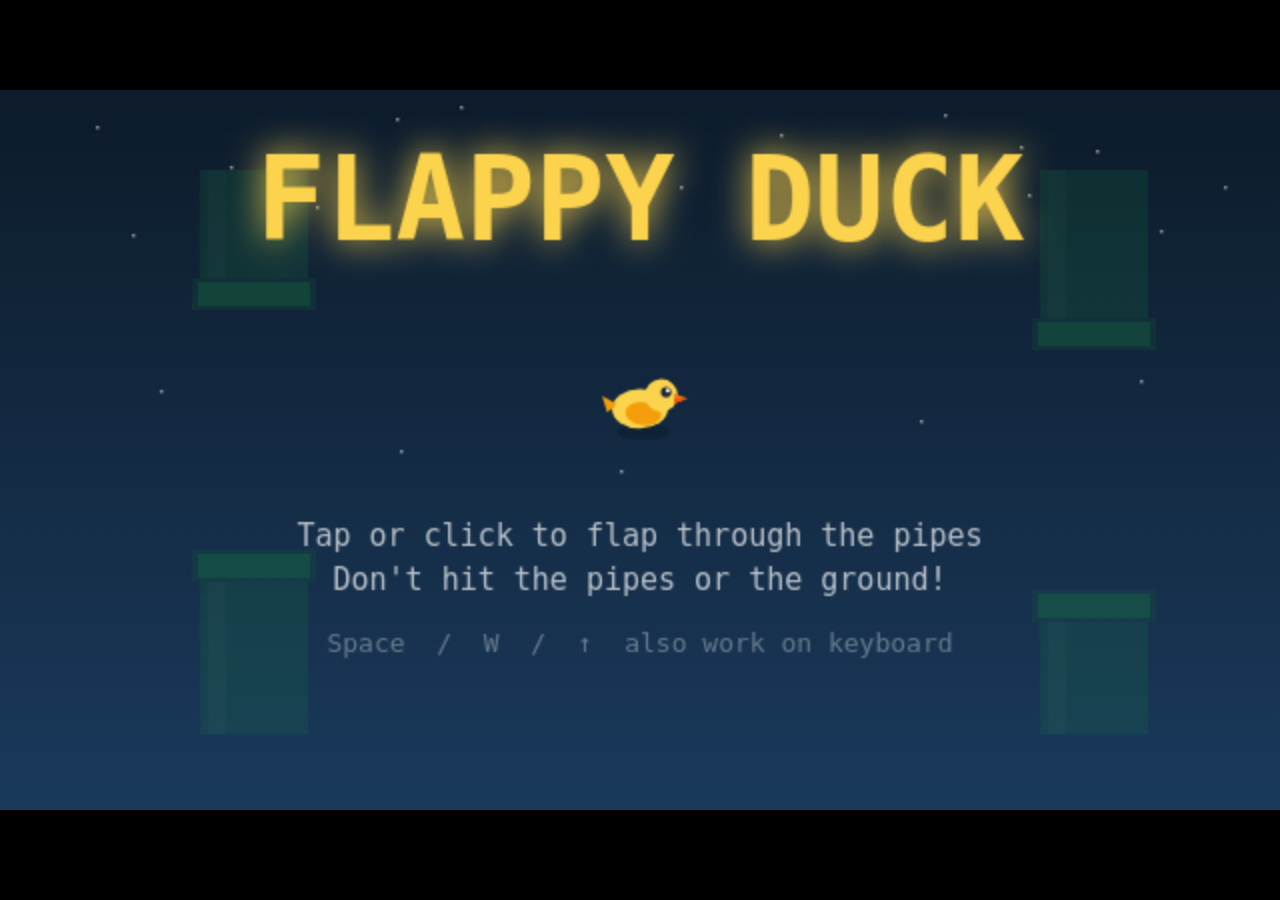
<file: games/flappy-duck/game.html>
<!DOCTYPE html>
<html lang="en">
<head>
  <meta charset="UTF-8">
  <meta name="viewport" content="width=device-width, initial-scale=1.0, user-scalable=no">
  <title>Flappy Duck</title>
  <style>
    * { margin: 0; padding: 0; box-sizing: border-box; }
    body { background: #000; display: flex; align-items: center; justify-content: center; height: 100vh; overflow: hidden; }
    canvas { display: block; cursor: pointer; touch-action: none; }
  </style>
</head>
<body>
<canvas id="c"></canvas>
<script>
  // ── Constants ───────────────────────────────────────────────
  const W = 640, H = 360;
  const HUD_H = 40;
  const GROUND_H = 38;
  const GAME_TOP = HUD_H;
  const GAME_BOT = H - GROUND_H;

  const GRAVITY = 0.46;
  const FLAP_VEL = -8.2;
  const DUCK_X = 120;
  const DUCK_HIT_R = 9;
  const PIPE_W = 54;
  const PIPE_GAP = 118;
  const PIPE_SPEED = 2.5;
  const PIPE_INTERVAL = 130;

  const STEP = 1000 / 60;   // fixed physics step — 60 fps regardless of monitor Hz

  // ── Canvas ──────────────────────────────────────────────────
  const canvas = document.getElementById('c');
  const ctx = canvas.getContext('2d');

  function resize() {
    const scale = Math.min(innerWidth / W, innerHeight / H);
    canvas.width = W;
    canvas.height = H;
    canvas.style.width  = Math.floor(W * scale) + 'px';
    canvas.style.height = Math.floor(H * scale) + 'px';
  }
  window.addEventListener('resize', resize);
  resize();

  // ── State ───────────────────────────────────────────────────
  let phase, startPulse, bobTimer;
  let duckY, duckVY, duckAngle;
  let pipes, pipeTimer;
  let coins;
  let score, highScore = 0;
  let groundOffset, deathFlash;
  let lastTime = 0, accumulator = 0;

  function initGame(skipStart = false) {
    duckY        = 160;     // matches start-screen bob centre
    duckVY       = 0;
    duckAngle    = 0;
    pipes        = [];
    pipeTimer    = 75;
    coins        = [];
    score        = 0;
    groundOffset = 0;
    deathFlash   = 0;
    phase        = skipStart ? 'playing' : 'start';
    startPulse   = 0;
    bobTimer     = 0;
  }

  // ── Input ───────────────────────────────────────────────────
  function flap() {
    if (phase === 'start') {
      phase  = 'playing';
      duckVY = FLAP_VEL;   // start click = first flap
      return;
    }
    if (phase === 'gameover') {
      initGame(true);
      duckVY = FLAP_VEL;   // restart click = first flap, duck goes up immediately
      return;
    }
    if (phase === 'playing') { duckVY = FLAP_VEL; }
  }

  document.addEventListener('keydown', e => {
    if (e.code === 'Space' || e.key === ' ' || e.key === 'ArrowUp' || e.key === 'w' || e.key === 'W') {
      e.preventDefault(); flap();
    }
    if ((e.key === 'r' || e.key === 'R') && phase === 'gameover') {
      initGame(true); duckVY = FLAP_VEL;
    }
  });
  canvas.addEventListener('click', flap);
  canvas.addEventListener('touchstart', e => { e.preventDefault(); flap(); }, { passive: false });

  // ── Helpers ─────────────────────────────────────────────────
  function spawnPipe() {
    const margin = 62;
    const gapY = GAME_TOP + margin + Math.random() * (GAME_BOT - GAME_TOP - margin * 2);
    pipes.push({ x: W + PIPE_W / 2, gapY, scored: false });

    // 28% chance: place a coin in the middle of the gap
    if (Math.random() < 0.28) {
      coins.push({ x: W + PIPE_W, y: gapY + (Math.random() * 50 - 25) });
    }
  }

  function circleRect(cx, cy, r, rx, ry, rw, rh) {
    const nx = Math.max(rx, Math.min(cx, rx + rw));
    const ny = Math.max(ry, Math.min(cy, ry + rh));
    return (cx - nx) ** 2 + (cy - ny) ** 2 < r * r;
  }

  // ── Draw helpers ────────────────────────────────────────────
  function drawDuck(cx, cy, angle, alpha = 1) {
    ctx.save();
    ctx.globalAlpha = alpha;
    ctx.translate(cx, cy);
    ctx.rotate(angle);
    ctx.scale(0.82, 0.82);

    ctx.fillStyle = 'rgba(0,0,0,0.18)';
    ctx.beginPath(); ctx.ellipse(2, 14, 16, 5, 0, 0, Math.PI * 2); ctx.fill();

    ctx.fillStyle = '#FCD34D';
    ctx.beginPath(); ctx.ellipse(0, 0, 17, 12, 0, 0, Math.PI * 2); ctx.fill();

    ctx.fillStyle = '#F59E0B';
    ctx.beginPath(); ctx.ellipse(2, 3, 11, 7, 0.15, 0, Math.PI * 2); ctx.fill();

    ctx.fillStyle = '#F59E0B';
    ctx.beginPath();
    ctx.moveTo(-14, -3); ctx.lineTo(-23, -8); ctx.lineTo(-20, 2);
    ctx.closePath(); ctx.fill();

    ctx.fillStyle = '#FCD34D';
    ctx.beginPath(); ctx.arc(13, -8, 10, 0, Math.PI * 2); ctx.fill();

    ctx.fillStyle = '#1F2937';
    ctx.beginPath(); ctx.arc(16, -10, 3.2, 0, Math.PI * 2); ctx.fill();
    ctx.fillStyle = '#fff';
    ctx.beginPath(); ctx.arc(17, -11, 1.3, 0, Math.PI * 2); ctx.fill();

    ctx.fillStyle = '#F97316';
    ctx.beginPath(); ctx.moveTo(21, -9); ctx.lineTo(29, -6); ctx.lineTo(21, -3);
    ctx.closePath(); ctx.fill();
    ctx.fillStyle = '#EA580C';
    ctx.beginPath(); ctx.moveTo(21, -6); ctx.lineTo(29, -6); ctx.lineTo(21, -3);
    ctx.closePath(); ctx.fill();

    ctx.restore();
  }

  function drawPipe(x, topH, botY) {
    const capW = PIPE_W + 8, capH = 16, capX = x - 4;

    ctx.fillStyle = '#15803D';
    ctx.fillRect(x, GAME_TOP, PIPE_W, topH - capH);
    ctx.fillStyle = '#166534';
    ctx.fillRect(capX, GAME_TOP + topH - capH, capW, capH);
    ctx.fillStyle = 'rgba(255,255,255,0.1)';
    ctx.fillRect(x + 4, GAME_TOP, 9, topH - capH);
    ctx.fillStyle = '#16A34A';
    ctx.fillRect(capX + 3, GAME_TOP + topH - capH + 2, capW - 6, capH - 4);

    ctx.fillStyle = '#15803D';
    ctx.fillRect(x, botY + capH, PIPE_W, GAME_BOT - botY - capH);
    ctx.fillStyle = '#166534';
    ctx.fillRect(capX, botY, capW, capH);
    ctx.fillStyle = 'rgba(255,255,255,0.1)';
    ctx.fillRect(x + 4, botY + capH, 9, GAME_BOT - botY - capH);
    ctx.fillStyle = '#16A34A';
    ctx.fillRect(capX + 3, botY + 2, capW - 6, capH - 4);
  }

  function drawCoins() {
    for (const c of coins) {
      ctx.save();
      ctx.shadowColor = '#FCD34D'; ctx.shadowBlur = 6;
      ctx.fillStyle = '#FCD34D';
      ctx.beginPath(); ctx.arc(c.x, c.y, 8, 0, Math.PI * 2); ctx.fill();
      ctx.shadowBlur = 0; ctx.shadowColor = 'transparent';
      ctx.strokeStyle = '#F59E0B'; ctx.lineWidth = 2;
      ctx.beginPath(); ctx.arc(c.x, c.y, 8, 0, Math.PI * 2); ctx.stroke();
      ctx.fillStyle = '#92400E';
      ctx.font = 'bold 8px monospace';
      ctx.textAlign = 'center'; ctx.textBaseline = 'middle';
      ctx.fillText('$', c.x, c.y + 0.5);
      ctx.restore();
    }
  }

  // ── Fixed-step update ────────────────────────────────────────
  function tick() {
    duckVY += GRAVITY;
    duckY  += duckVY;
    duckAngle = Math.max(-0.45, Math.min(1.3, duckVY * 0.065));
    groundOffset = (groundOffset + PIPE_SPEED) % 44;

    if (duckY - DUCK_HIT_R < GAME_TOP || duckY + DUCK_HIT_R > GAME_BOT) {
      die(); return;
    }

    pipeTimer++;
    if (pipeTimer >= PIPE_INTERVAL) { pipeTimer = 0; spawnPipe(); }

    for (const p of pipes) {
      p.x -= PIPE_SPEED;
      if (!p.scored && p.x + PIPE_W / 2 < DUCK_X) {
        p.scored = true; score++;
        if (score > highScore) highScore = score;
      }
      const topH = p.gapY - PIPE_GAP / 2 - GAME_TOP;
      const botY = p.gapY + PIPE_GAP / 2;
      if (
        circleRect(DUCK_X, duckY, DUCK_HIT_R, p.x, GAME_TOP, PIPE_W, topH) ||
        circleRect(DUCK_X, duckY, DUCK_HIT_R, p.x, botY, PIPE_W, GAME_BOT - botY)
      ) { die(); return; }
    }
    pipes = pipes.filter(p => p.x + PIPE_W > -20);

    // Coins
    for (const c of coins) { c.x -= PIPE_SPEED; }
    coins = coins.filter(c => {
      const dx = c.x - DUCK_X, dy = c.y - duckY;
      if (dx * dx + dy * dy < (DUCK_HIT_R + 10) ** 2) {
        score += 5;
        if (score > highScore) highScore = score;
        return false;
      }
      return c.x + 10 > 0;
    });

    if (deathFlash > 0) deathFlash--;
  }

  function die() {
    phase = 'gameover';
    deathFlash = 10;
    duckVY = -3;
  }

  // ── Render ──────────────────────────────────────────────────
  function drawSky(y0, y1) {
    const grad = ctx.createLinearGradient(0, y0, 0, y1);
    grad.addColorStop(0, '#0D1B2A');
    grad.addColorStop(1, '#1A3A5C');
    ctx.fillStyle = grad;
    ctx.fillRect(0, y0, W, y1 - y0);
  }

  function drawStars(yOffset = 0) {
    ctx.fillStyle = 'rgba(255,255,255,0.55)';
    const pts = [
      [48,18],[115,38],[198,14],[274,35],[390,22],[472,12],[548,30],[612,48],
      [158,58],[340,48],[514,52],[66,72],[430,68],[580,70],[230,8],[510,28],
    ];
    for (const [sx, sy] of pts) {
      const ay = yOffset + sy * ((GAME_BOT - GAME_TOP) / 160);
      if (ay > GAME_TOP && ay < GAME_BOT) ctx.fillRect(sx, ay, 1.5, 1.5);
    }
  }

  function drawGround() {
    ctx.fillStyle = '#92400E';
    ctx.fillRect(0, GAME_BOT, W, GROUND_H);
    ctx.fillStyle = '#6B2D0B';
    ctx.fillRect(0, GAME_BOT, W, 5);
    ctx.fillStyle = '#7C3A10';
    for (let i = 0; i < W + 44; i += 44) {
      ctx.fillRect(((i - groundOffset + W + 44) % (W + 44)), GAME_BOT + 5, 22, 3);
    }
    ctx.fillStyle = 'rgba(255,255,255,0.04)';
    ctx.fillRect(0, GAME_BOT + 5, W, 2);
  }

  function render() {
    drawSky(GAME_TOP, GAME_BOT);
    drawStars(GAME_TOP);
    drawGround();

    for (const p of pipes) {
      const topH = p.gapY - PIPE_GAP / 2 - GAME_TOP;
      const botY = p.gapY + PIPE_GAP / 2;
      drawPipe(p.x, topH, botY);
    }

    drawCoins();

    if (deathFlash % 2 === 0) drawDuck(DUCK_X, duckY, duckAngle);

    // HUD
    ctx.fillStyle = 'rgba(5,5,5,0.93)';
    ctx.fillRect(0, 0, W, HUD_H);
    ctx.strokeStyle = '#15803D'; ctx.lineWidth = 1;
    ctx.beginPath(); ctx.moveTo(0, HUD_H - 0.5); ctx.lineTo(W, HUD_H - 0.5); ctx.stroke();
    ctx.font = 'bold 14px monospace';
    ctx.textBaseline = 'middle'; ctx.textAlign = 'left';
    ctx.fillStyle = '#fff';
    ctx.fillText('SCORE: ' + score, 14, HUD_H / 2);
    ctx.textAlign = 'right';
    ctx.fillStyle = '#FBBF24';
    ctx.fillText('BEST: ' + highScore, W - 14, HUD_H / 2);

    if (phase === 'gameover') {
      ctx.fillStyle = 'rgba(0,0,0,0.8)';
      ctx.fillRect(0, HUD_H, W, H - HUD_H);
      ctx.textAlign = 'center'; ctx.textBaseline = 'middle';
      ctx.font = 'bold 52px monospace';
      ctx.fillStyle = '#F97316';
      ctx.shadowColor = '#F97316'; ctx.shadowBlur = 14;
      ctx.fillText('GAME OVER', W / 2, H / 2 - 38);
      ctx.shadowBlur = 0; ctx.shadowColor = 'transparent';
      ctx.font = 'bold 20px monospace';
      ctx.fillStyle = '#fff';
      ctx.fillText('SCORE: ' + score, W / 2, H / 2 + 4);
      if (score > 0 && score >= highScore) {
        ctx.font = 'bold 13px monospace';
        ctx.fillStyle = '#FBBF24';
        ctx.shadowColor = '#FBBF24'; ctx.shadowBlur = 6;
        ctx.fillText('NEW BEST!', W / 2, H / 2 + 28);
        ctx.shadowBlur = 0; ctx.shadowColor = 'transparent';
      }
      ctx.font = '12px monospace';
      ctx.fillStyle = '#6B7280';
      ctx.fillText('TAP  ·  CLICK  ·  PRESS R  TO  RESTART', W / 2, H / 2 + 56);
    }
  }

  // ── Start screen ────────────────────────────────────────────
  function renderStartScreen() {
    drawSky(0, H);
    ctx.fillStyle = 'rgba(255,255,255,0.55)';
    const pts = [
      [48,18],[115,38],[198,14],[274,35],[390,22],[472,12],[548,30],[612,48],
      [158,58],[340,48],[514,52],[66,72],[430,68],[580,70],[230,8],[510,28],
      [80,150],[200,180],[460,165],[570,145],[310,190],
    ];
    for (const [sx, sy] of pts) ctx.fillRect(sx, sy, 1.5, 1.5);

    ctx.globalAlpha = 0.18;
    drawPipe(520, 90, 250);
    drawPipe(100, 70, 230);
    ctx.globalAlpha = 1;

    ctx.textAlign = 'center'; ctx.textBaseline = 'middle';
    ctx.font = 'bold 58px monospace';
    ctx.shadowColor = '#FCD34D'; ctx.shadowBlur = 18;
    ctx.fillStyle = '#FCD34D';
    ctx.fillText('FLAPPY DUCK', W / 2, 60);
    ctx.shadowBlur = 0; ctx.shadowColor = 'transparent';

    const bobY = 160 + Math.sin(bobTimer * 0.055) * 13;
    const bobA = Math.sin(bobTimer * 0.055) * 0.15;
    drawDuck(W / 2, bobY, bobA);

    ctx.font = '15px monospace';
    ctx.fillStyle = 'rgba(255,255,255,0.7)';
    ctx.fillText('Tap or click to flap through the pipes', W / 2, 224);
    ctx.fillText("Don't hit the pipes or the ground!", W / 2, 246);
    ctx.font = '13px monospace';
    ctx.fillStyle = 'rgba(255,255,255,0.35)';
    ctx.fillText('Space  /  W  /  ↑  also work on keyboard', W / 2, 278);

    const alpha = 0.45 + 0.55 * Math.sin(startPulse);
    ctx.font = 'bold 14px monospace';
    ctx.fillStyle = `rgba(252,211,77,${alpha.toFixed(2)})`;
    ctx.fillText('CLICK  ·  TAP  ·  PRESS SPACE TO START', W / 2, 328);
  }

  // ── Game loop (fixed-step accumulator) ──────────────────────
  function loop(now) {
    const dt = lastTime === 0 ? 0 : Math.min(now - lastTime, 100);
    lastTime = now;
    accumulator += dt;

    while (accumulator >= STEP) {
      if (phase === 'start') {
        startPulse += 0.08;
        bobTimer++;
      } else if (phase === 'playing') {
        tick();
      } else if (phase === 'gameover' && deathFlash > 0) {
        duckVY += GRAVITY;
        duckY  += duckVY;
        duckAngle = Math.min(1.5, duckAngle + 0.08);
        groundOffset = (groundOffset + PIPE_SPEED) % 44;
        deathFlash--;
      }
      accumulator -= STEP;
    }

    if (phase === 'start') {
      renderStartScreen();
    } else {
      render();
    }

    requestAnimationFrame(loop);
  }

  initGame();
  requestAnimationFrame(loop);
</script>
</body>
</html>
</file>
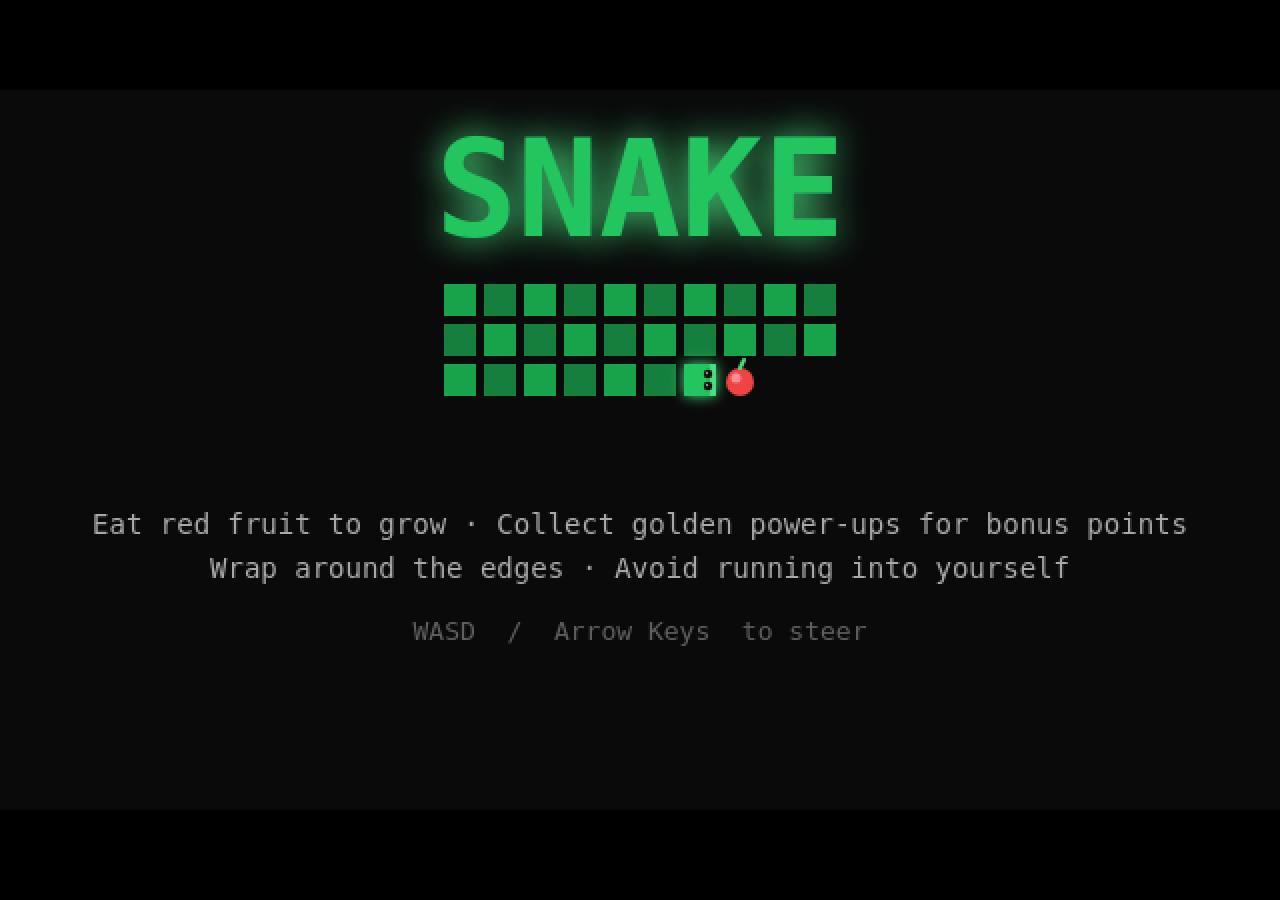
<file: games/snake/game.html>
<!DOCTYPE html>
<html lang="en">
<head>
  <meta charset="UTF-8">
  <meta name="viewport" content="width=device-width, initial-scale=1.0, user-scalable=no">
  <title>Snake</title>
  <style>
    * { margin: 0; padding: 0; box-sizing: border-box; }
    body {
      background: #000;
      display: flex;
      align-items: center;
      justify-content: center;
      height: 100vh;
      overflow: hidden;
    }
    canvas { display: block; image-rendering: pixelated; }

    #dpad { display: none; }
    @media (pointer: coarse) {
      #dpad { display: block; }
      canvas { touch-action: none; }
    }
    #dpad {
      position: fixed;
      z-index: 50;
      user-select: none;
      -webkit-tap-highlight-color: transparent;
      touch-action: none;
    }
    .dp-btn {
      position: absolute;
      width: 58px; height: 58px;
      background: rgba(0,0,0,0.55);
      border: 2px solid rgba(255,255,255,0.22);
      border-radius: 10px;
      display: flex;
      align-items: center;
      justify-content: center;
      font-size: 1.5rem;
      color: rgba(255,255,255,0.8);
      touch-action: none;
      -webkit-tap-highlight-color: transparent;
      transition: background 0.06s, border-color 0.06s, color 0.06s;
    }
    .dp-btn.pressed {
      background: rgba(34,197,94,0.35);
      border-color: rgba(74,222,128,0.7);
      color: #4ADE80;
    }
  </style>
</head>
<body>
<canvas id="c"></canvas>
<div id="dpad">
  <div class="dp-btn" id="dp-up">↑</div>
  <div class="dp-btn" id="dp-left">←</div>
  <div class="dp-btn" id="dp-right">→</div>
  <div class="dp-btn" id="dp-down">↓</div>
</div>
<script>
  // ── Constants ──────────────────────────────────────────────
  const W = 640, H = 360;
  const CELL = 20, COLS = 32, ROWS = 16, HUD_H = 40;
  const TICK_MS = 120;
  const POWER_DURATION = 5000;
  const BTN = 58, GAP = 6, COL1 = BTN + GAP;

  // ── Canvas ─────────────────────────────────────────────────
  const canvas = document.getElementById('c');
  const ctx    = canvas.getContext('2d');
  ctx.imageSmoothingEnabled = false;

  // ── D-pad element ──────────────────────────────────────────
  const dpad = document.getElementById('dpad');

  // ── Game state ─────────────────────────────────────────────
  let snake, dir, nextDir, fruit, powerUp, score, highScore = 0, phase;
  let tickAccum = 0;
  let pulse = 0, starRot = 0, startPulse = 0;

  const STEP = 1000 / 60;   // fixed physics step — frame-rate independent
  let lastTime = 0, accumulator = 0;

  // ── Resize ─────────────────────────────────────────────────
  function resize() {
    const scale = Math.min(innerWidth / W, innerHeight / H);
    canvas.width  = W;
    canvas.height = H;
    canvas.style.width  = Math.floor(W * scale) + 'px';
    canvas.style.height = Math.floor(H * scale) + 'px';
    layoutDpad();
  }
  window.addEventListener('resize', resize);

  // ── D-pad layout ────────────────────────────────────────────
  function layoutDpad() {
    const r = canvas.getBoundingClientRect();
    const dW = BTN*3 + GAP*2, dH = BTN*3 + GAP*2;
    dpad.style.cssText = `left:${r.left+10}px;top:${r.bottom-dH-10}px;width:${dW}px;height:${dH}px;`;
    document.getElementById('dp-up').style.cssText    = `left:${COL1}px;top:0;`;
    document.getElementById('dp-left').style.cssText  = `left:0;top:${COL1}px;`;
    document.getElementById('dp-right').style.cssText = `left:${COL1*2}px;top:${COL1}px;`;
    document.getElementById('dp-down').style.cssText  = `left:${COL1}px;top:${COL1*2}px;`;
  }

  // ── Helpers ────────────────────────────────────────────────
  function randCell(exclude, alsoExclude) {
    let p;
    do {
      p = { x: (Math.random() * COLS) | 0, y: (Math.random() * ROWS) | 0 };
    } while (
      exclude.some(s => s.x === p.x && s.y === p.y) ||
      (alsoExclude && alsoExclude.x === p.x && alsoExclude.y === p.y)
    );
    return p;
  }

  function cellLeft(col) { return col * CELL; }
  function cellTop(row)  { return HUD_H + row * CELL; }

  function drawStar(cx, cy, outerR, innerR, pts, color) {
    ctx.beginPath();
    for (let i = 0; i < pts * 2; i++) {
      const a = (i * Math.PI / pts) - Math.PI / 2;
      const r = i % 2 === 0 ? outerR : innerR;
      i === 0 ? ctx.moveTo(cx + Math.cos(a)*r, cy + Math.sin(a)*r)
              : ctx.lineTo(cx + Math.cos(a)*r, cy + Math.sin(a)*r);
    }
    ctx.closePath();
    ctx.fillStyle = color;
    ctx.fill();
  }

  // ── Init ───────────────────────────────────────────────────
  function initGame(skipStart = false) {
    snake      = [{ x: 10, y: 8 }, { x: 9, y: 8 }, { x: 8, y: 8 }];
    dir        = { x: 1, y: 0 };
    nextDir    = { x: 1, y: 0 };
    fruit      = randCell(snake, null);
    powerUp    = null;
    score      = 0;
    phase      = skipStart ? 'playing' : 'start';
    tickAccum  = 0;
    startPulse = 0;
  }

  // ── Input ──────────────────────────────────────────────────
  const DIRS = {
    ArrowUp:    { x: 0, y: -1 }, w: { x: 0, y: -1 }, W: { x: 0, y: -1 },
    ArrowDown:  { x: 0, y:  1 }, s: { x: 0, y:  1 }, S: { x: 0, y:  1 },
    ArrowLeft:  { x: -1, y: 0 }, a: { x: -1, y: 0 }, A: { x: -1, y: 0 },
    ArrowRight: { x:  1, y: 0 }, d: { x:  1, y: 0 }, D: { x:  1, y: 0 },
  };

  function setDir(d) {
    if (d.x !== -dir.x || d.y !== -dir.y) nextDir = d;
  }

  document.addEventListener('keydown', e => {
    if (phase === 'start') { phase = 'playing'; return; }
    if ((e.key === 'r' || e.key === 'R') && phase === 'gameover') { initGame(true); return; }
    const d = DIRS[e.key];
    if (d) { e.preventDefault(); setDir(d); }
  });

  canvas.addEventListener('click', () => {
    if (phase === 'start') { phase = 'playing'; return; }
    if (phase === 'gameover') initGame(true);
  });

  // ── Tick ───────────────────────────────────────────────────
  function tick() {
    if (phase !== 'playing') return;
    dir = nextDir;

    const head = snake[0];
    const nx = (head.x + dir.x + COLS) % COLS;
    const ny = (head.y + dir.y + ROWS) % ROWS;

    // Self-collision (skip tail — it moves away this tick)
    for (let i = 1; i < snake.length - 1; i++) {
      if (snake[i].x === nx && snake[i].y === ny) {
        phase = 'gameover';
        if (score > highScore) highScore = score;
        return;
      }
    }

    snake.unshift({ x: nx, y: ny });

    let grew = false;
    if (nx === fruit.x && ny === fruit.y) {
      score += 10;
      fruit = randCell(snake, powerUp);
      if (!powerUp && Math.random() < 0.3) {
        powerUp = { ...randCell(snake, fruit), ms: POWER_DURATION };
      }
      grew = true;
    } else if (powerUp && nx === powerUp.x && ny === powerUp.y) {
      score += 25;
      powerUp = null;
      grew = true;
    }

    if (!grew) snake.pop();
  }

  // ── Render ─────────────────────────────────────────────────
  function render() {
    ctx.fillStyle = '#0a0a0a';
    ctx.fillRect(0, 0, W, H);

    // Subtle grid
    ctx.strokeStyle = 'rgba(255,255,255,0.03)';
    ctx.lineWidth = 0.5;
    for (let c = 0; c <= COLS; c++) {
      ctx.beginPath(); ctx.moveTo(c*CELL, HUD_H); ctx.lineTo(c*CELL, H); ctx.stroke();
    }
    for (let r = 0; r <= ROWS; r++) {
      ctx.beginPath(); ctx.moveTo(0, HUD_H + r*CELL); ctx.lineTo(W, HUD_H + r*CELL); ctx.stroke();
    }

    // Snake (tail to head so head is on top)
    const inset = 2;
    for (let i = snake.length - 1; i >= 0; i--) {
      const bx = cellLeft(snake[i].x);
      const by = cellTop(snake[i].y);

      if (i === 0) {
        ctx.shadowColor = '#4ADE80'; ctx.shadowBlur = 6;
        ctx.fillStyle = '#22C55E';
        ctx.fillRect(bx+inset, by+inset, CELL-inset*2, CELL-inset*2);
        ctx.shadowBlur = 0; ctx.shadowColor = 'transparent';

        // Leading-edge highlight
        ctx.fillStyle = '#4ADE80';
        if      (dir.x ===  1) ctx.fillRect(bx+CELL-5,  by+inset,   3, CELL-inset*2);
        else if (dir.x === -1) ctx.fillRect(bx+inset,   by+inset,   3, CELL-inset*2);
        else if (dir.y === -1) ctx.fillRect(bx+inset,   by+inset,   CELL-inset*2, 3);
        else                   ctx.fillRect(bx+inset,   by+CELL-5,  CELL-inset*2, 3);

        // Eyes
        const ecx = bx + CELL/2 + dir.x*4;
        const ecy = by + CELL/2 + dir.y*4;
        const e1x = ecx - dir.y*3, e1y = ecy + dir.x*3;
        const e2x = ecx + dir.y*3, e2y = ecy - dir.x*3;
        ctx.fillStyle = '#0a0a0a';
        ctx.beginPath(); ctx.arc(e1x, e1y, 2.2, 0, Math.PI*2); ctx.fill();
        ctx.beginPath(); ctx.arc(e2x, e2y, 2.2, 0, Math.PI*2); ctx.fill();
        ctx.fillStyle = 'rgba(255,255,255,0.55)';
        ctx.beginPath(); ctx.arc(e1x-0.5, e1y-0.5, 0.7, 0, Math.PI*2); ctx.fill();
        ctx.beginPath(); ctx.arc(e2x-0.5, e2y-0.5, 0.7, 0, Math.PI*2); ctx.fill();
      } else {
        ctx.fillStyle = i % 2 === 0 ? '#16A34A' : '#15803D';
        ctx.fillRect(bx+inset, by+inset, CELL-inset*2, CELL-inset*2);
      }
    }

    // Regular fruit
    {
      const fx = cellLeft(fruit.x), fy = cellTop(fruit.y);
      const cx = fx + CELL/2, cy = fy + CELL/2 + 1;
      ctx.fillStyle = '#EF4444';
      ctx.beginPath(); ctx.arc(cx, cy, 7, 0, Math.PI*2); ctx.fill();
      ctx.fillStyle = 'rgba(255,255,255,0.4)';
      ctx.beginPath(); ctx.arc(cx-2, cy-2, 2.5, 0, Math.PI*2); ctx.fill();
      ctx.strokeStyle = '#4ADE80'; ctx.lineWidth = 2; ctx.lineCap = 'round';
      ctx.beginPath(); ctx.moveTo(cx, cy-7); ctx.lineTo(cx+2, cy-11); ctx.stroke();
    }

    // Power-up
    if (powerUp) {
      const fx = cellLeft(powerUp.x), fy = cellTop(powerUp.y);
      const cx = fx + CELL/2, cy = fy + CELL/2;
      const pFrac = powerUp.ms / POWER_DURATION;
      const r = 7 + 1.5 * Math.sin(pulse);
      const grd = ctx.createRadialGradient(cx, cy, 0, cx, cy, 13);
      grd.addColorStop(0, 'rgba(251,191,36,0.55)');
      grd.addColorStop(1, 'rgba(251,191,36,0)');
      ctx.beginPath(); ctx.arc(cx, cy, 13, 0, Math.PI*2); ctx.fillStyle = grd; ctx.fill();
      ctx.save();
      ctx.translate(cx, cy); ctx.rotate(starRot);
      ctx.shadowColor = '#FBBF24'; ctx.shadowBlur = 8;
      drawStar(0, 0, r, r*0.42, 5, '#FCD34D');
      ctx.shadowBlur = 0; ctx.shadowColor = 'transparent';
      ctx.restore();
      ctx.beginPath();
      ctx.arc(cx, cy, 11, -Math.PI/2, -Math.PI/2 + Math.PI*2*pFrac);
      ctx.strokeStyle = pFrac > 0.4 ? '#FBBF24' : '#F97316';
      ctx.lineWidth = 2.5; ctx.stroke();
    }

    // HUD
    ctx.fillStyle = 'rgba(5,5,5,0.95)';
    ctx.fillRect(0, 0, W, HUD_H);
    ctx.font = 'bold 14px monospace';
    ctx.textBaseline = 'middle';
    ctx.textAlign = 'left';
    ctx.fillStyle = '#fff';
    ctx.fillText('SCORE: ' + score, 14, HUD_H/2);
    ctx.textAlign = 'right';
    ctx.fillStyle = '#FBBF24';
    ctx.fillText('BEST: ' + highScore, W-14, HUD_H/2);
    ctx.strokeStyle = '#16A34A'; ctx.lineWidth = 1;
    ctx.beginPath(); ctx.moveTo(0, HUD_H-0.5); ctx.lineTo(W, HUD_H-0.5); ctx.stroke();

    // Game Over
    if (phase === 'gameover') {
      ctx.fillStyle = 'rgba(0,0,0,0.82)';
      ctx.fillRect(0, HUD_H, W, H-HUD_H);
      ctx.textAlign = 'center'; ctx.textBaseline = 'middle';
      ctx.font = 'bold 54px monospace';
      ctx.fillStyle = '#F97316';
      ctx.shadowColor = '#F97316'; ctx.shadowBlur = 14;
      ctx.fillText('GAME OVER', W/2, H/2 - 30);
      ctx.shadowBlur = 0; ctx.shadowColor = 'transparent';
      ctx.font = 'bold 20px monospace';
      ctx.fillStyle = '#fff';
      ctx.fillText('SCORE: ' + score, W/2, H/2 + 10);
      if (score > 0 && score >= highScore) {
        ctx.font = 'bold 13px monospace';
        ctx.fillStyle = '#FBBF24';
        ctx.fillText('NEW BEST!', W/2, H/2 + 36);
      }
      ctx.font = '12px monospace';
      ctx.fillStyle = '#6B7280';
      ctx.fillText('PRESS R  OR  TAP TO RESTART', W/2, H/2 + 58);
    }
  }

  // ── Start screen ───────────────────────────────────────────
  function renderStartScreen() {
    ctx.fillStyle = '#0a0a0a';
    ctx.fillRect(0, 0, W, H);

    // Title
    ctx.textAlign = 'center'; ctx.textBaseline = 'middle';
    ctx.font = 'bold 68px monospace';
    ctx.shadowColor = '#4ADE80'; ctx.shadowBlur = 18;
    ctx.fillStyle = '#22C55E';
    ctx.fillText('SNAKE', W/2, 55);
    ctx.shadowBlur = 0; ctx.shadowColor = 'transparent';

    // Decorative S-shaped snake
    const inset = 2;
    const segs = [];
    const sx = 220, sy = 95, cols = 10;
    for (let i = 0; i < cols; i++)      segs.push({ x: sx + i*CELL, y: sy });
    for (let i = cols-1; i >= 0; i--)   segs.push({ x: sx + i*CELL, y: sy + CELL });
    for (let i = 0; i < 7; i++)         segs.push({ x: sx + i*CELL, y: sy + CELL*2 });

    for (let i = 0; i < segs.length; i++) {
      const bx = segs[i].x, by = segs[i].y;
      if (i === segs.length - 1) {
        ctx.shadowColor = '#4ADE80'; ctx.shadowBlur = 6;
        ctx.fillStyle = '#22C55E';
        ctx.fillRect(bx+inset, by+inset, CELL-inset*2, CELL-inset*2);
        ctx.shadowBlur = 0; ctx.shadowColor = 'transparent';
        ctx.fillStyle = '#4ADE80';
        ctx.fillRect(bx+CELL-5, by+inset, 3, CELL-inset*2);
        const ecx = bx + CELL/2 + 4, ecy = by + CELL/2;
        ctx.fillStyle = '#0a0a0a';
        ctx.beginPath(); ctx.arc(ecx, ecy-3, 2.2, 0, Math.PI*2); ctx.fill();
        ctx.beginPath(); ctx.arc(ecx, ecy+3, 2.2, 0, Math.PI*2); ctx.fill();
        ctx.fillStyle = 'rgba(255,255,255,0.55)';
        ctx.beginPath(); ctx.arc(ecx-0.5, ecy-3.5, 0.7, 0, Math.PI*2); ctx.fill();
        ctx.beginPath(); ctx.arc(ecx-0.5, ecy+2.5, 0.7, 0, Math.PI*2); ctx.fill();
      } else {
        ctx.fillStyle = i % 2 === 0 ? '#16A34A' : '#15803D';
        ctx.fillRect(bx+inset, by+inset, CELL-inset*2, CELL-inset*2);
      }
    }

    // Red fruit ahead of head
    const hx = segs[segs.length-1].x + CELL, hy = segs[segs.length-1].y;
    const fcx = hx + CELL/2, fcy = hy + CELL/2 + 1;
    ctx.fillStyle = '#EF4444';
    ctx.beginPath(); ctx.arc(fcx, fcy, 7, 0, Math.PI*2); ctx.fill();
    ctx.fillStyle = 'rgba(255,255,255,0.4)';
    ctx.beginPath(); ctx.arc(fcx-2, fcy-2, 2.5, 0, Math.PI*2); ctx.fill();
    ctx.strokeStyle = '#4ADE80'; ctx.lineWidth = 2; ctx.lineCap = 'round';
    ctx.beginPath(); ctx.moveTo(fcx, fcy-7); ctx.lineTo(fcx+2, fcy-11); ctx.stroke();

    // How to play
    ctx.font = '14px monospace';
    ctx.fillStyle = 'rgba(255,255,255,0.65)';
    ctx.fillText('Eat red fruit to grow · Collect golden power-ups for bonus points', W/2, 218);
    ctx.fillText('Wrap around the edges · Avoid running into yourself', W/2, 240);

    ctx.font = '13px monospace';
    ctx.fillStyle = 'rgba(255,255,255,0.35)';
    ctx.fillText('WASD  /  Arrow Keys  to steer', W/2, 272);

    // Pulsing prompt
    const alpha = 0.45 + 0.55 * Math.sin(startPulse);
    ctx.font = 'bold 14px monospace';
    ctx.fillStyle = `rgba(74,222,128,${alpha.toFixed(2)})`;
    ctx.fillText('CLICK  ·  TAP  ·  PRESS ANY KEY TO START', W/2, 326);
  }

  // ── Game loop (fixed-step — frame-rate independent) ────────
  function loop(now) {
    const dt = lastTime === 0 ? 0 : Math.min(now - lastTime, 100);
    lastTime = now;
    accumulator += dt;

    while (accumulator >= STEP) {
      if (phase === 'start') {
        startPulse += 0.08;
      } else if (phase === 'playing') {
        if (powerUp) {
          powerUp.ms -= STEP;
          if (powerUp.ms <= 0) powerUp = null;
        }
        tickAccum += STEP;
        while (tickAccum >= TICK_MS) {
          tick();
          tickAccum -= TICK_MS;
        }
        pulse   += 0.1;
        starRot += 0.035;
      }
      accumulator -= STEP;
    }

    if (phase === 'start') renderStartScreen();
    else render();

    requestAnimationFrame(loop);
  }

  // ── D-pad binding ──────────────────────────────────────────
  function bindDpad() {
    if (!window.matchMedia('(pointer: coarse)').matches) return;

    function bind(id, d) {
      const el = document.getElementById(id);
      el.addEventListener('touchstart', e => {
        e.preventDefault();
        if (phase === 'start') { phase = 'playing'; return; }
        if (phase === 'gameover') { initGame(true); return; }
        setDir(d);
        el.classList.add('pressed');
      }, { passive: false });
      el.addEventListener('touchend',    () => el.classList.remove('pressed'), { passive: false });
      el.addEventListener('touchcancel', () => el.classList.remove('pressed'), { passive: false });
    }
    bind('dp-up',    { x: 0,  y: -1 });
    bind('dp-down',  { x: 0,  y:  1 });
    bind('dp-left',  { x: -1, y:  0 });
    bind('dp-right', { x: 1,  y:  0 });

    canvas.addEventListener('touchstart', e => {
      if (phase === 'start') { e.preventDefault(); phase = 'playing'; return; }
      if (phase === 'gameover') { e.preventDefault(); initGame(true); }
    }, { passive: false });
  }

  // ── Start ──────────────────────────────────────────────────
  initGame();
  resize();
  requestAnimationFrame(loop);
  window.addEventListener('load', () => { layoutDpad(); bindDpad(); });
</script>
</body>
</html>
</file>
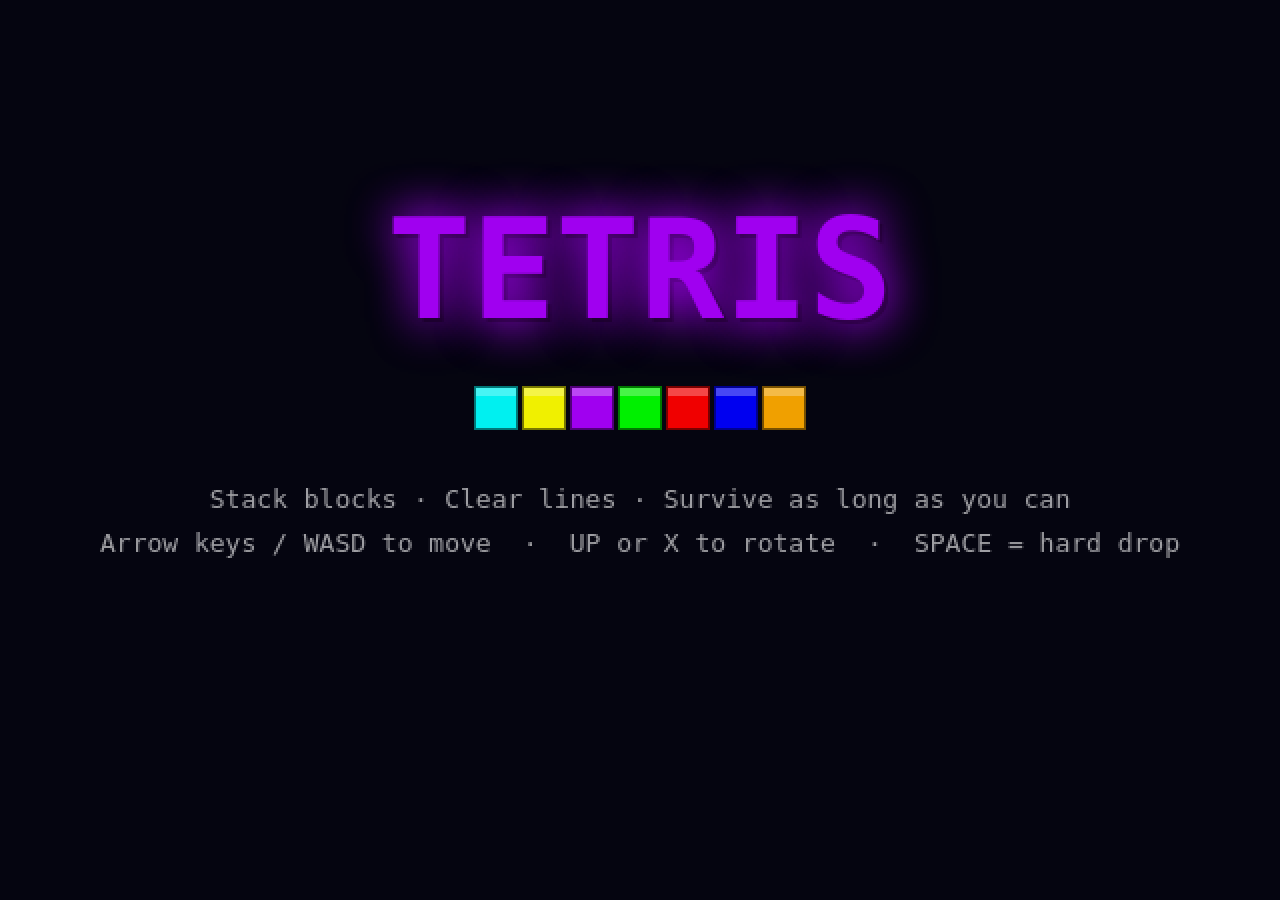
<file: games/tetris/game.html>
<!DOCTYPE html>
<html lang="en">
<head>
  <meta charset="UTF-8">
  <meta name="viewport" content="width=device-width, initial-scale=1.0, user-scalable=no">
  <title>Tetris</title>
  <style>
    * { margin: 0; padding: 0; box-sizing: border-box; }
    body { background: #050510; display: flex; align-items: center; justify-content: center; height: 100vh; overflow: hidden; }
    canvas { display: block; image-rendering: pixelated; }

    #mc { display: none; }
    @media (pointer: coarse) { #mc { display: block; } canvas { touch-action: none; } }
    .mc-btn {
      position: fixed; z-index: 50; touch-action: none;
      -webkit-tap-highlight-color: transparent; user-select: none;
      display: none; align-items: center; justify-content: center;
      border-radius: 14px;
      background: rgba(255,255,255,0.1); border: 2px solid rgba(255,255,255,0.28);
      color: rgba(255,255,255,0.88); font-size: 1.4rem; font-weight: 700;
      font-family: sans-serif;
    }
    .mc-btn.active { background: rgba(255,255,255,0.28); border-color: rgba(255,255,255,0.8); }
  </style>
</head>
<body>
<canvas id="canvas"></canvas>
<div id="mc">
  <button class="mc-btn" id="mc-left">&#8592;</button>
  <button class="mc-btn" id="mc-right">&#8594;</button>
  <button class="mc-btn" id="mc-rot">&#8635;</button>
  <button class="mc-btn" id="mc-drop">&#8595;</button>
</div>
<script>
const canvas = document.getElementById('canvas');
const ctx    = canvas.getContext('2d');
const W = 640, H = 360;
const COLS = 10, ROWS = 20;
const CELL = 17;        // px per board cell
const GX   = 18;        // board left x
const GY   = 10;        // board top y
const PX   = GX + COLS * CELL + 20; // info panel left x

// ── Piece definitions (SRS rotations: [row,col] offsets from origin) ──────
const PDEFS = [
  { id:'I', sz:4, color:'#00F0F0', dark:'#007878',
    rots:[[[1,0],[1,1],[1,2],[1,3]],[[0,2],[1,2],[2,2],[3,2]],[[2,0],[2,1],[2,2],[2,3]],[[0,1],[1,1],[2,1],[3,1]]] },
  { id:'O', sz:4, color:'#F0F000', dark:'#787800',
    rots:[[[0,1],[0,2],[1,1],[1,2]],[[0,1],[0,2],[1,1],[1,2]],[[0,1],[0,2],[1,1],[1,2]],[[0,1],[0,2],[1,1],[1,2]]] },
  { id:'T', sz:3, color:'#A000F0', dark:'#500078',
    rots:[[[0,1],[1,0],[1,1],[1,2]],[[0,1],[1,1],[1,2],[2,1]],[[1,0],[1,1],[1,2],[2,1]],[[0,1],[1,0],[1,1],[2,1]]] },
  { id:'S', sz:3, color:'#00F000', dark:'#007800',
    rots:[[[0,1],[0,2],[1,0],[1,1]],[[0,1],[1,1],[1,2],[2,2]],[[1,1],[1,2],[2,0],[2,1]],[[0,0],[1,0],[1,1],[2,1]]] },
  { id:'Z', sz:3, color:'#F00000', dark:'#780000',
    rots:[[[0,0],[0,1],[1,1],[1,2]],[[0,2],[1,1],[1,2],[2,1]],[[1,0],[1,1],[2,1],[2,2]],[[0,1],[1,0],[1,1],[2,0]]] },
  { id:'J', sz:3, color:'#0000F0', dark:'#000090',
    rots:[[[0,0],[1,0],[1,1],[1,2]],[[0,1],[0,2],[1,1],[2,1]],[[1,0],[1,1],[1,2],[2,2]],[[0,1],[1,1],[2,0],[2,1]]] },
  { id:'L', sz:3, color:'#F0A000', dark:'#785000',
    rots:[[[0,2],[1,0],[1,1],[1,2]],[[0,1],[1,1],[2,1],[2,2]],[[1,0],[1,1],[1,2],[2,0]],[[0,0],[0,1],[1,1],[2,1]]] },
];

// Precompute dark colors for board cells
const DARK_MAP = {};
for (const p of PDEFS) DARK_MAP[p.color] = p.dark;

// SRS wall kicks [dr, dc] — JLSTZ CW rotations (index = from_rot)
const KICKS_STD = [
  [[0,0],[0,-1],[1,-1],[-2,0],[-2,-1]],
  [[0,0],[0, 1],[-1,1],[ 2,0],[ 2, 1]],
  [[0,0],[0, 1],[1, 1],[-2,0],[-2, 1]],
  [[0,0],[0,-1],[-1,-1],[ 2,0],[ 2,-1]],
];
// SRS kicks for I piece CW rotations
const KICKS_I = [
  [[0,0],[0,-2],[0, 1],[ 1,-2],[-2, 1]],
  [[0,0],[0,-1],[0, 2],[-2,-1],[ 1, 2]],
  [[0,0],[0, 2],[0,-1],[-1, 2],[ 2,-1]],
  [[0,0],[0, 1],[0,-2],[ 2, 1],[-1,-2]],
];

// ── Audio ─────────────────────────────────────────────────────────────────
const ac = new (window.AudioContext || window.webkitAudioContext)();
function beep(freq, dur, vol = 0.12, type = 'square') {
  try {
    const g = ac.createGain(), o = ac.createOscillator();
    o.type = type; o.frequency.value = freq;
    g.gain.setValueAtTime(vol, ac.currentTime);
    g.gain.exponentialRampToValueAtTime(0.001, ac.currentTime + dur);
    o.connect(g); g.connect(ac.destination);
    o.start(); o.stop(ac.currentTime + dur);
  } catch(e) {}
}
const sfxMove    = () => beep(220, 0.05, 0.07);
const sfxRotate  = () => beep(330, 0.07, 0.09);
const sfxLock    = () => beep(160, 0.1,  0.11);
const sfxClear   = (n) => { const f=[440,550,660,880]; for(let i=0;i<n;i++) setTimeout(()=>beep(f[Math.min(i,3)],0.18,0.22),i*55); };
const sfxLevelUp = () => { [523,659,784,1047].forEach((f,i)=>setTimeout(()=>beep(f,0.15,0.22),i*75)); };
const sfxOver    = () => { [440,330,220,110].forEach((f,i)=>setTimeout(()=>beep(f,0.22,0.18,'sawtooth'),i*110)); };

// ── Game state ────────────────────────────────────────────────────────────
let phase = 'start', startPulse = 0;
let board, cur, next, bag;
let score, hi = 0, level, lines;
let fallTimer = 0, lockTimer = 0;
let lineClearTimer = -1, lineClearRows = [];
let paused = false;
let leftHeld = false, rightHeld = false, downHeld = false;
let das = 0, arr = 0;

const LOCK_DELAY = 30;
const DAS_DELAY  = 10;
const ARR_RATE   = 2;

function fallSpeed() {
  const speeds = [48,43,38,33,28,23,18,13,8,6,5,5,5,4,4,4,3,3,3,2];
  return speeds[Math.min(level - 1, speeds.length - 1)];
}

function shuffle(a) {
  for (let i = a.length - 1; i > 0; i--) {
    const j = Math.floor(Math.random() * (i + 1));
    [a[i], a[j]] = [a[j], a[i]];
  }
  return a;
}
function refillBag()   { bag = shuffle([0,1,2,3,4,5,6]); }
function drawFromBag() { if (!bag || bag.length === 0) refillBag(); return bag.shift(); }

function makePiece(idx) {
  return { def: PDEFS[idx], rot: 0, x: 3, y: -1 };
}

function initGame(skipStart = false) {
  board = Array.from({length: ROWS}, () => Array(COLS).fill(null));
  refillBag();
  score = 0; level = 1; lines = 0;
  fallTimer = 0; lockTimer = 0;
  lineClearTimer = -1; lineClearRows = [];
  paused = false; das = 0; arr = 0;
  leftHeld = false; rightHeld = false; downHeld = false;
  cur  = makePiece(drawFromBag());
  next = makePiece(drawFromBag());
  phase = skipStart ? 'playing' : 'start';
  startPulse = 0;
}

// ── Board helpers ─────────────────────────────────────────────────────────
function cells(piece, rot, ox, oy) {
  const r = rot !== undefined ? rot : piece.rot;
  const px = ox  !== undefined ? ox  : piece.x;
  const py = oy  !== undefined ? oy  : piece.y;
  return piece.def.rots[r].map(([dr, dc]) => [py + dr, px + dc]);
}

function valid(piece, rot, ox, oy) {
  for (const [r, c] of cells(piece, rot, ox, oy)) {
    if (c < 0 || c >= COLS || r >= ROWS) return false;
    if (r >= 0 && board[r][c]) return false;
  }
  return true;
}

function ghostRow() {
  let gy = cur.y;
  while (valid(cur, cur.rot, cur.x, gy + 1)) gy++;
  return gy;
}

function tryMove(dc) {
  if (valid(cur, cur.rot, cur.x + dc, cur.y)) {
    cur.x += dc;
    if (!valid(cur, cur.rot, cur.x, cur.y + 1)) lockTimer = Math.min(lockTimer, LOCK_DELAY - 6);
    sfxMove();
    return true;
  }
  return false;
}

function tryRotate(dir) {
  const newRot = (cur.rot + (dir > 0 ? 1 : 3)) % 4;
  const kickSrc = cur.def.id === 'I' ? KICKS_I : (cur.def.id === 'O' ? [[0,0]] : KICKS_STD);
  const fromRot = dir > 0 ? cur.rot : newRot;
  const kicks = cur.def.id === 'O' ? [[0,0]] : kickSrc[fromRot];
  const sign  = dir > 0 ? 1 : -1;

  for (const [dr, dc] of kicks) {
    const tr = cur.y + dr * sign, tc = cur.x + dc * sign;
    if (valid(cur, newRot, tc, tr)) {
      cur.rot = newRot; cur.x = tc; cur.y = tr;
      lockTimer = 0;
      sfxRotate();
      return;
    }
  }
}

function softDrop() {
  if (valid(cur, cur.rot, cur.x, cur.y + 1)) {
    cur.y++;
    score++; hi = Math.max(hi, score);
    lockTimer = 0; fallTimer = 0;
    return true;
  }
  return false;
}

function hardDrop() {
  let dropped = 0;
  while (valid(cur, cur.rot, cur.x, cur.y + 1)) { cur.y++; dropped++; }
  score += dropped * 2; hi = Math.max(hi, score);
  lockPiece();
}

function lockPiece() {
  for (const [r, c] of cells(cur)) {
    if (r < 0) { gameOver(); return; }
    board[r][c] = cur.def.color;
  }
  sfxLock();
  lineClearRows = [];
  for (let r = 0; r < ROWS; r++) {
    if (board[r].every(c => c !== null)) lineClearRows.push(r);
  }
  if (lineClearRows.length > 0) {
    lineClearTimer = 28;
    phase = 'lineclear';
  } else {
    spawnNext();
  }
}

function clearAndSpawn() {
  const n = lineClearRows.length;
  for (const r of [...lineClearRows].sort((a,b)=>b-a)) {
    board.splice(r, 1);
    board.unshift(Array(COLS).fill(null));
  }
  const pts = [0, 100, 300, 500, 800][n] * level;
  score += pts; hi = Math.max(hi, score);
  lines += n;
  const newLevel = Math.floor(lines / 10) + 1;
  if (newLevel > level) { level = newLevel; sfxLevelUp(); }
  else sfxClear(n);
  spawnNext();
}

function spawnNext() {
  cur  = next;
  next = makePiece(drawFromBag());
  fallTimer = 0; lockTimer = 0;
  phase = 'playing';
  if (!valid(cur, cur.rot, cur.x, cur.y)) gameOver();
}

function gameOver() {
  sfxOver();
  hi = Math.max(hi, score);
  phase = 'gameover';
}

// ── Input ─────────────────────────────────────────────────────────────────
const keys = {};
window.addEventListener('keydown', e => {
  if (['ArrowUp','ArrowDown','ArrowLeft','ArrowRight',' '].includes(e.key)) e.preventDefault();

  if (phase === 'start') { if (ac.state === 'suspended') ac.resume(); phase = 'playing'; return; }
  if (e.key === 'p' || e.key === 'P') {
    if (phase === 'playing') phase = 'paused';
    else if (phase === 'paused') phase = 'playing';
    return;
  }
  if (phase === 'gameover') {
    if ([' ','Enter','r','R'].includes(e.key)) { if (ac.state==='suspended') ac.resume(); initGame(true); }
    return;
  }
  if (phase !== 'playing') return;

  if (!keys[e.key]) {
    if (e.key === 'ArrowLeft'  || e.key === 'a' || e.key === 'A') { tryMove(-1); das = 0; arr = 0; leftHeld = true; }
    if (e.key === 'ArrowRight' || e.key === 'd' || e.key === 'D') { tryMove( 1); das = 0; arr = 0; rightHeld = true; }
    if (e.key === 'ArrowDown'  || e.key === 's' || e.key === 'S') { softDrop(); downHeld = true; }
    if (e.key === 'ArrowUp'    || e.key === 'w' || e.key === 'W' || e.key === 'x' || e.key === 'X') tryRotate(1);
    if (e.key === 'z' || e.key === 'Z') tryRotate(-1);
    if (e.key === ' ') hardDrop();
  }
  keys[e.key] = true;
});
window.addEventListener('keyup', e => {
  keys[e.key] = false;
  if (e.key === 'ArrowLeft'  || e.key === 'a' || e.key === 'A') { leftHeld  = false; das = 0; arr = 0; }
  if (e.key === 'ArrowRight' || e.key === 'd' || e.key === 'D') { rightHeld = false; das = 0; arr = 0; }
  if (e.key === 'ArrowDown'  || e.key === 's' || e.key === 'S') downHeld = false;
});
canvas.addEventListener('click', () => {
  if (ac.state === 'suspended') ac.resume();
  if (phase === 'start') { phase = 'playing'; return; }
  if (phase === 'gameover') initGame(true);
});

// ── Update ────────────────────────────────────────────────────────────────
function update() {
  if (phase === 'lineclear') {
    lineClearTimer--;
    if (lineClearTimer <= 0) clearAndSpawn();
    return;
  }
  if (phase !== 'playing') return;

  // DAS / ARR horizontal
  if (leftHeld !== rightHeld) {
    das++;
    if (das > DAS_DELAY) {
      arr++;
      if (arr >= ARR_RATE) { arr = 0; tryMove(leftHeld ? -1 : 1); }
    }
  }

  const grounded = !valid(cur, cur.rot, cur.x, cur.y + 1);

  if (grounded) {
    lockTimer++;
    if (lockTimer >= LOCK_DELAY) { lockTimer = 0; lockPiece(); }
  } else {
    lockTimer = 0;
    fallTimer++;
    const spd = downHeld ? Math.max(2, Math.floor(fallSpeed() / 5)) : fallSpeed();
    if (fallTimer >= spd) {
      fallTimer = 0;
      cur.y++;
      if (downHeld) { score++; hi = Math.max(hi, score); }
    }
  }
}

// ── Drawing ───────────────────────────────────────────────────────────────
function resize() {
  const scale = Math.min(window.innerWidth / W, window.innerHeight / H);
  canvas.width  = W; canvas.height = H;
  canvas.style.width  = Math.floor(W * scale) + 'px';
  canvas.style.height = Math.floor(H * scale) + 'px';
}
window.addEventListener('resize', resize);

function drawCell(bx, by, color, dark, alpha = 1) {
  ctx.globalAlpha = alpha;
  ctx.fillStyle = dark;
  ctx.fillRect(bx, by, CELL, CELL);
  ctx.fillStyle = color;
  ctx.fillRect(bx + 1, by + 1, CELL - 2, CELL - 2);
  ctx.fillStyle = 'rgba(255,255,255,0.22)';
  ctx.fillRect(bx + 1, by + 1, CELL - 2, 3);
  ctx.fillRect(bx + 1, by + 1, 3, CELL - 2);
  ctx.fillStyle = 'rgba(0,0,0,0.25)';
  ctx.fillRect(bx + CELL - 4, by + 1, 3, CELL - 2);
  ctx.fillRect(bx + 1, by + CELL - 4, CELL - 2, 3);
  ctx.globalAlpha = 1;
}

function drawBoard() {
  ctx.fillStyle = '#080818';
  ctx.fillRect(GX, GY, COLS * CELL, ROWS * CELL);

  // Grid lines
  ctx.strokeStyle = 'rgba(255,255,255,0.035)';
  ctx.lineWidth = 0.5;
  for (let c = 1; c < COLS; c++) {
    ctx.beginPath(); ctx.moveTo(GX + c*CELL, GY); ctx.lineTo(GX + c*CELL, GY + ROWS*CELL); ctx.stroke();
  }
  for (let r = 1; r < ROWS; r++) {
    ctx.beginPath(); ctx.moveTo(GX, GY + r*CELL); ctx.lineTo(GX + COLS*CELL, GY + r*CELL); ctx.stroke();
  }

  // Locked cells
  for (let r = 0; r < ROWS; r++) {
    for (let c = 0; c < COLS; c++) {
      const col = board[r][c];
      if (!col) continue;
      if (lineClearRows.includes(r)) {
        const flash = (lineClearTimer % 6) < 3;
        if (flash) {
          ctx.fillStyle = '#FFFFFF';
          ctx.globalAlpha = 0.9;
          ctx.fillRect(GX + c*CELL, GY + r*CELL, CELL, CELL);
          ctx.globalAlpha = 1;
        } else {
          drawCell(GX + c*CELL, GY + r*CELL, col, DARK_MAP[col] || '#111');
        }
      } else {
        drawCell(GX + c*CELL, GY + r*CELL, col, DARK_MAP[col] || '#111');
      }
    }
  }

  // Border glow
  ctx.shadowColor = 'rgba(100,100,255,0.3)';
  ctx.shadowBlur = 8;
  ctx.strokeStyle = 'rgba(120,120,255,0.35)';
  ctx.lineWidth = 1;
  ctx.strokeRect(GX - 0.5, GY - 0.5, COLS * CELL + 1, ROWS * CELL + 1);
  ctx.shadowBlur = 0; ctx.shadowColor = 'transparent';
}

function drawGhost() {
  const gy = ghostRow();
  if (gy === cur.y) return;
  for (const [dr, dc] of cur.def.rots[cur.rot]) {
    const r = gy + dr;
    if (r < 0) continue;
    const bx = GX + (cur.x + dc) * CELL, by = GY + r * CELL;
    ctx.globalAlpha = 0.12;
    ctx.fillStyle = cur.def.color;
    ctx.fillRect(bx + 1, by + 1, CELL - 2, CELL - 2);
    ctx.globalAlpha = 0.38;
    ctx.strokeStyle = cur.def.color;
    ctx.lineWidth = 1;
    ctx.strokeRect(bx + 1.5, by + 1.5, CELL - 3, CELL - 3);
    ctx.globalAlpha = 1;
  }
}

function drawCurrent() {
  for (const [dr, dc] of cur.def.rots[cur.rot]) {
    const r = cur.y + dr;
    if (r < 0) continue;
    drawCell(GX + (cur.x + dc)*CELL, GY + r*CELL, cur.def.color, cur.def.dark);
  }
}

function drawPreviewPiece(def, ox, oy, cs) {
  for (const [dr, dc] of def.rots[0]) {
    const bx = ox + dc * cs, by = oy + dr * cs;
    ctx.fillStyle = def.dark;
    ctx.fillRect(bx, by, cs, cs);
    ctx.fillStyle = def.color;
    ctx.fillRect(bx + 1, by + 1, cs - 2, cs - 2);
    ctx.fillStyle = 'rgba(255,255,255,0.22)';
    ctx.fillRect(bx + 1, by + 1, cs - 2, 3);
  }
}

function label(text, x, y) {
  ctx.font = '9px monospace'; ctx.fillStyle = 'rgba(255,255,255,0.38)';
  ctx.textAlign = 'left'; ctx.textBaseline = 'top';
  ctx.fillText(text, x, y);
}
function value(text, x, y, color = '#FFE000', size = 15) {
  ctx.font = `bold ${size}px monospace`; ctx.fillStyle = color;
  ctx.textAlign = 'left'; ctx.textBaseline = 'top';
  ctx.fillText(text, x, y);
}

function drawPanel() {
  const x = PX;

  label('SCORE', x, GY);
  value(score.toString(), x, GY + 11);

  label('BEST',  x, GY + 34);
  value(hi.toString(), x, GY + 45, '#00F0F0');

  label('LEVEL', x, GY + 68);
  value(level.toString(), x, GY + 79, '#A000F0');

  label('LINES', x, GY + 102);
  value(lines.toString(), x, GY + 113, '#00F000');

  // Level progress bar
  const linesInLevel = lines % 10, barW = W - PX - 20;
  const barY = GY + 130;
  ctx.fillStyle = 'rgba(255,255,255,0.08)';
  ctx.fillRect(x, barY, barW, 5);
  ctx.fillStyle = '#A000F0';
  ctx.fillRect(x, barY, barW * linesInLevel / 10, 5);

  // Next piece preview
  const previewY = GY + 148;
  label('NEXT', x, previewY);
  const previewBoxW = 80, previewBoxH = 70;
  ctx.fillStyle = '#080818';
  ctx.fillRect(x, previewY + 11, previewBoxW, previewBoxH);
  ctx.strokeStyle = 'rgba(255,255,255,0.12)';
  ctx.lineWidth = 1;
  ctx.strokeRect(x + 0.5, previewY + 11.5, previewBoxW - 1, previewBoxH - 1);

  const cs = 15;
  const nCells = next.def.rots[0];
  let minC = 9, maxC = 0, minR = 9, maxR = 0;
  for (const [dr, dc] of nCells) {
    minC = Math.min(minC, dc); maxC = Math.max(maxC, dc);
    minR = Math.min(minR, dr); maxR = Math.max(maxR, dr);
  }
  const pw = (maxC - minC + 1) * cs, ph = (maxR - minR + 1) * cs;
  const offX = x + (previewBoxW - pw) / 2 - minC * cs;
  const offY = previewY + 11 + (previewBoxH - ph) / 2 - minR * cs;
  drawPreviewPiece(next.def, offX, offY, cs);

  // Controls hint
  const hy = GY + ROWS * CELL - 68;
  ctx.font = '8px monospace'; ctx.fillStyle = 'rgba(255,255,255,0.22)';
  ctx.textAlign = 'left'; ctx.textBaseline = 'top';
  const hints = ['← → move','↑/X rotate CW','Z rotate CCW','↓ soft drop','SPC hard drop','P pause'];
  hints.forEach((h, i) => ctx.fillText(h, x, hy + i * 11));
}

function retro(text, cx, cy, color, size, alpha = 1) {
  ctx.textAlign = 'center'; ctx.textBaseline = 'middle';
  ctx.font = `bold ${size}px monospace`;
  ctx.fillStyle = 'rgba(0,0,0,0.6)';
  ctx.fillText(text, cx + 2, cy + 2);
  ctx.fillStyle = color;
  ctx.globalAlpha = alpha;
  ctx.fillText(text, cx, cy);
  ctx.globalAlpha = 1;
}

function renderStartScreen() {
  ctx.fillStyle = '#050510';
  ctx.fillRect(0, 0, W, H);

  // Decorative colored blocks row
  const colors = ['#00F0F0','#F0F000','#A000F0','#00F000','#F00000','#0000F0','#F0A000'];
  const bs = 24;
  const rowX = W/2 - colors.length * bs / 2;
  colors.forEach((col, i) => {
    const bx = rowX + i * bs + 1, by = 148;
    ctx.fillStyle = DARK_MAP[col] || '#111';
    ctx.fillRect(bx, by, bs - 2, bs - 2);
    ctx.fillStyle = col;
    ctx.fillRect(bx + 1, by + 1, bs - 4, bs - 4);
    ctx.fillStyle = 'rgba(255,255,255,0.28)';
    ctx.fillRect(bx + 1, by + 1, bs - 4, 4);
  });

  ctx.shadowColor = '#A000F0'; ctx.shadowBlur = 24;
  retro('TETRIS', W/2, 96, '#A000F0', 70);
  ctx.shadowBlur = 0; ctx.shadowColor = 'transparent';

  ctx.font = '13px monospace'; ctx.fillStyle = 'rgba(255,255,255,0.62)';
  ctx.textAlign = 'center'; ctx.textBaseline = 'middle';
  ctx.fillText('Stack blocks · Clear lines · Survive as long as you can', W/2, 206);
  ctx.fillText('Arrow keys / WASD to move  ·  UP or X to rotate  ·  SPACE = hard drop', W/2, 228);

  const alpha = 0.45 + 0.55 * Math.sin(startPulse);
  ctx.font = 'bold 13px monospace';
  ctx.fillStyle = `rgba(249,115,22,${alpha.toFixed(2)})`;
  ctx.fillText('CLICK  ·  TAP  ·  PRESS ANY KEY TO START', W/2, 308);
}

function render() {
  ctx.fillStyle = '#050510';
  ctx.fillRect(0, 0, W, H);

  drawBoard();

  if (phase === 'playing' || phase === 'lineclear') {
    drawGhost();
    drawCurrent();
  }

  drawPanel();

  if (phase === 'paused') {
    ctx.fillStyle = 'rgba(0,0,0,0.72)';
    ctx.fillRect(GX, GY, COLS*CELL, ROWS*CELL);
    retro('PAUSED', GX + COLS*CELL/2, GY + ROWS*CELL/2 - 14, '#FFE000', 22);
    ctx.font = '10px monospace'; ctx.fillStyle = 'rgba(255,255,255,0.5)';
    ctx.textAlign = 'center'; ctx.textBaseline = 'middle';
    ctx.fillText('Press P to resume', GX + COLS*CELL/2, GY + ROWS*CELL/2 + 16);
  }

  if (phase === 'gameover') {
    ctx.fillStyle = 'rgba(0,0,0,0.84)';
    ctx.fillRect(GX, GY, COLS*CELL, ROWS*CELL);
    const cx = GX + COLS*CELL/2, cy = GY + ROWS*CELL/2;
    ctx.shadowColor = '#F97316'; ctx.shadowBlur = 10;
    retro('GAME OVER', cx, cy - 32, '#F97316', 20);
    ctx.shadowBlur = 0; ctx.shadowColor = 'transparent';
    retro('Score: ' + score, cx, cy, '#FFE000', 14);
    ctx.font = '10px monospace'; ctx.fillStyle = 'rgba(255,255,255,0.5)';
    ctx.textAlign = 'center'; ctx.textBaseline = 'middle';
    ctx.fillText('Press R, Space, or click to restart', cx, cy + 30);
  }
}

// ── Main loop ─────────────────────────────────────────────────────────────
const STEP = 1000 / 60;
let lastTime = 0, accumulator = 0;

function loop(now) {
  const dt = lastTime === 0 ? 0 : Math.min(now - lastTime, 100);
  lastTime = now;
  accumulator += dt;
  while (accumulator >= STEP) {
    if (phase === 'start') startPulse += 0.08;
    else update();
    accumulator -= STEP;
  }
  if (phase === 'start') renderStartScreen();
  else render();
  requestAnimationFrame(loop);
}

// ── Mobile D-pad ──────────────────────────────────────────────────────────
window.addEventListener('load', function() {
  if (!window.matchMedia('(pointer: coarse)').matches) return;

  const btnL = document.getElementById('mc-left');
  const btnR = document.getElementById('mc-right');
  const btnT = document.getElementById('mc-rot');
  const btnD = document.getElementById('mc-drop');

  [btnL, btnR, btnT, btnD].forEach(b => b.style.display = 'flex');

  function layout() {
    const r = canvas.getBoundingClientRect();
    const bs = Math.min(r.width * 0.12, 60, r.height * 0.25);
    const m  = Math.min(r.width * 0.018, 8);
    const bott = window.innerHeight - r.bottom + m;
    btnL.style.cssText = `width:${bs}px;height:${bs}px;left:${r.left+m}px;bottom:${bott}px;`;
    btnR.style.cssText = `width:${bs}px;height:${bs}px;left:${r.left+m+bs+m}px;bottom:${bott}px;`;
    btnD.style.cssText = `width:${bs}px;height:${bs}px;right:${window.innerWidth-r.right+m}px;bottom:${bott}px;`;
    btnT.style.cssText = `width:${bs}px;height:${bs}px;right:${window.innerWidth-r.right+m}px;bottom:${bott+bs+m}px;`;
  }
  layout(); window.addEventListener('resize', layout);

  function wakeAC() { if (ac.state === 'suspended') ac.resume(); }
  function handleStart(e) {
    wakeAC();
    if (phase === 'start')    { phase = 'playing'; return; }
    if (phase === 'gameover') { initGame(true); return; }
  }

  function repeatBtn(btn, action) {
    let iid = null;
    btn.addEventListener('touchstart', e => {
      e.preventDefault(); handleStart(e);
      if (phase !== 'playing') return;
      btn.classList.add('active');
      action();
      iid = setInterval(action, 110);
    }, { passive: false });
    function end(e) { e.preventDefault(); btn.classList.remove('active'); if(iid){clearInterval(iid);iid=null;} }
    btn.addEventListener('touchend', end, { passive: false });
    btn.addEventListener('touchcancel', end, { passive: false });
  }

  function tapBtn(btn, action) {
    btn.addEventListener('touchstart', e => {
      e.preventDefault(); handleStart(e);
      if (phase !== 'playing') return;
      btn.classList.add('active'); action();
    }, { passive: false });
    function end(e) { e.preventDefault(); btn.classList.remove('active'); }
    btn.addEventListener('touchend', end, { passive: false });
    btn.addEventListener('touchcancel', end, { passive: false });
  }

  repeatBtn(btnL, () => { if(phase==='playing') tryMove(-1); });
  repeatBtn(btnR, () => { if(phase==='playing') tryMove(1); });
  repeatBtn(btnD, () => { if(phase==='playing') softDrop(); });
  tapBtn(btnT,    () => { if(phase==='playing') tryRotate(1); });
});

// ── Init ──────────────────────────────────────────────────────────────────
initGame();
resize();
requestAnimationFrame(loop);
</script>
</body>
</html>
</file>
<file: css/style.css>
@import url('https://fonts.googleapis.com/css2?family=Rajdhani:wght@500;600;700&family=Inter:wght@400;500;600&display=swap');

*, *::before, *::after { box-sizing: border-box; margin: 0; padding: 0; }

:root {
  --bg:           #0F0F0F;
  --sidebar-bg:   #111111;
  --surface:      #1C1C1C;
  --surface2:     #242424;
  --orange:       #F97316;
  --orange-h:     #EA580C;
  --orange-dim:   rgba(249, 115, 22, 0.14);
  --orange-glow:  rgba(249, 115, 22, 0.28);
  --text:         #FFFFFF;
  --muted:        #9CA3AF;
  --border:       rgba(255, 255, 255, 0.06);
  --sidebar-w:    68px;
  --header-h:     56px;
  --radius:       8px;
}

html { scroll-behavior: smooth; }

body {
  background: var(--bg);
  color: var(--text);
  font-family: 'Inter', sans-serif;
  -webkit-font-smoothing: antialiased;
}

/* ── Layout ─────────────────────────────────────────── */

.layout {
  min-height: 100vh;
}

/* ── Sidebar ─────────────────────────────────────────── */

.sidebar {
  position: fixed;
  left: 0; top: 0; bottom: 0;
  width: var(--sidebar-w);
  background: var(--sidebar-bg);
  border-right: 1px solid var(--border);
  display: flex;
  flex-direction: column;
  align-items: center;
  z-index: 200;
}

.sidebar-logo-wrap {
  width: var(--sidebar-w);
  height: var(--sidebar-w);
  display: flex;
  align-items: center;
  justify-content: center;
  border-bottom: 1px solid var(--border);
  flex-shrink: 0;
}

.sidebar-logo-wrap img {
  width: 42px;
  height: 42px;
  object-fit: cover;
  border-radius: 8px;
}

.sidebar-nav {
  display: flex;
  flex-direction: column;
  align-items: center;
  padding: 0.75rem 0;
  gap: 0.2rem;
  flex: 1;
}

.sidebar-btn {
  width: 46px;
  height: 46px;
  display: flex;
  align-items: center;
  justify-content: center;
  border-radius: 10px;
  color: var(--muted);
  text-decoration: none;
  transition: background 0.15s, color 0.15s;
  font-size: 1.25rem;
  position: relative;
}

.sidebar-btn:hover,
.sidebar-btn.active {
  background: var(--orange-dim);
  color: var(--orange);
}

/* tooltip on hover */
.sidebar-btn::after {
  content: attr(data-tip);
  position: absolute;
  left: calc(100% + 10px);
  top: 50%;
  transform: translateY(-50%);
  background: var(--surface2);
  color: var(--text);
  font-family: 'Inter', sans-serif;
  font-size: 0.72rem;
  font-weight: 500;
  white-space: nowrap;
  padding: 0.3rem 0.6rem;
  border-radius: 5px;
  pointer-events: none;
  opacity: 0;
  transition: opacity 0.15s;
  border: 1px solid var(--border);
}

.sidebar-btn:hover::after { opacity: 1; }

/* ── Main area ───────────────────────────────────────── */

.main {
  margin-left: var(--sidebar-w);
  display: flex;
  flex-direction: column;
  min-height: 100vh;
}

/* ── Header ─────────────────────────────────────────── */

.top-header {
  position: sticky;
  top: 0;
  z-index: 100;
  height: var(--header-h);
  background: rgba(15, 15, 15, 0.92);
  backdrop-filter: blur(14px);
  -webkit-backdrop-filter: blur(14px);
  border-bottom: 1px solid var(--border);
  display: flex;
  align-items: center;
  padding: 0 1.5rem;
  gap: 1rem;
}

.site-name {
  font-family: 'Rajdhani', sans-serif;
  font-weight: 700;
  font-size: 1.05rem;
  letter-spacing: 0.03em;
  white-space: nowrap;
  text-decoration: none;
  color: var(--text);
}

.site-name span { color: var(--orange); }

.search-wrap {
  flex: 1;
  max-width: 440px;
  position: relative;
}

.search-wrap svg {
  position: absolute;
  left: 0.7rem;
  top: 50%;
  transform: translateY(-50%);
  color: var(--muted);
  width: 15px;
  height: 15px;
  pointer-events: none;
}

.search-wrap input {
  width: 100%;
  background: var(--surface);
  border: 1px solid var(--border);
  border-radius: 8px;
  color: var(--text);
  font-family: 'Inter', sans-serif;
  font-size: 0.85rem;
  padding: 0.48rem 0.75rem 0.48rem 2.2rem;
  outline: none;
  transition: border-color 0.2s;
}

.search-wrap input::placeholder { color: var(--muted); }
.search-wrap input:focus { border-color: rgba(249,115,22,0.45); }

.header-right {
  margin-left: auto;
  display: flex;
  align-items: center;
  gap: 0.5rem;
}

.header-right a {
  font-family: 'Rajdhani', sans-serif;
  font-weight: 700;
  font-size: 0.88rem;
  color: var(--muted);
  text-decoration: none;
  padding: 0.4rem 0.8rem;
  border-radius: 6px;
  border: 1px solid var(--border);
  transition: color 0.2s, border-color 0.2s;
}

.header-right a:hover { color: var(--text); border-color: rgba(255,255,255,0.15); }

/* back button variant */
.back-btn {
  display: inline-flex;
  align-items: center;
  gap: 0.35rem;
  font-family: 'Rajdhani', sans-serif;
  font-weight: 600;
  font-size: 0.85rem;
  color: var(--muted);
  text-decoration: none;
  padding: 0.38rem 0.75rem;
  border-radius: 6px;
  border: 1px solid var(--border);
  transition: color 0.2s, border-color 0.2s;
}
.back-btn:hover { color: var(--text); border-color: rgba(255,255,255,0.15); }

/* ── Content ─────────────────────────────────────────── */

.content {
  flex: 1;
  padding: 1.5rem;
}

/* ── Shelf ───────────────────────────────────────────── */

.shelf { margin-bottom: 2.5rem; }

.shelf-header {
  display: flex;
  align-items: center;
  gap: 0.5rem;
  margin-bottom: 0.9rem;
}

.shelf-header h2 {
  font-family: 'Rajdhani', sans-serif;
  font-weight: 700;
  font-size: 1.05rem;
  letter-spacing: 0.02em;
}

.shelf-header .shelf-icon { font-size: 1rem; }

/* ── Hero shelf (Top Picks) ──────────────────────────── */

.hero-shelf-grid {
  display: grid;
  grid-template-columns: 44% 1fr;
  gap: 0.6rem;
  align-items: start;
}

.small-card-grid {
  display: grid;
  grid-template-columns: 1fr 1fr;
  grid-template-rows: 1fr 1fr;
  gap: 0.6rem;
}

/* ── Game Card ───────────────────────────────────────── */

.game-card {
  background: var(--surface);
  border-radius: var(--radius);
  overflow: hidden;
  text-decoration: none;
  color: var(--text);
  display: block;
  border: 2px solid transparent;
  transition: border-color 0.15s, transform 0.15s, box-shadow 0.15s;
}

.game-card:not(.coming-soon):hover {
  border-color: var(--orange);
  transform: scale(1.025);
  box-shadow: 0 6px 24px var(--orange-glow);
}

.game-card.coming-soon {
  filter: grayscale(0.65);
  opacity: 0.5;
  cursor: default;
}

/* Thumbnail */
.card-thumb {
  width: 100%;
  aspect-ratio: 16 / 10;
  display: flex;
  align-items: center;
  justify-content: center;
  position: relative;
  overflow: hidden;
}

.card-thumb.space {
  background: linear-gradient(135deg, #18082e 0%, #080c1c 100%);
}

.card-thumb.teal {
  background: linear-gradient(135deg, #04222e 0%, #080e1c 100%);
}

.card-thumb.dark1 {
  background: linear-gradient(135deg, #1a1008 0%, #0a0808 100%);
}

.card-thumb.dark2 {
  background: linear-gradient(135deg, #0a1a10 0%, #080a08 100%);
}

.card-thumb.dark3 {
  background: linear-gradient(135deg, #180808 0%, #0a0808 100%);
}

.card-thumb.dark4 {
  background: linear-gradient(135deg, #08101a 0%, #080808 100%);
}

.card-thumb img,
.mini-thumb img {
  width: 100%;
  height: 100%;
  object-fit: cover;
  display: block;
}

.thumb-icon {
  font-size: 2.6rem;
  position: relative;
  z-index: 1;
  filter: drop-shadow(0 2px 6px rgba(0,0,0,0.5));
}

/* Hero card — taller thumbnail */
.game-card.hero .card-thumb {
  aspect-ratio: unset;
  height: 280px;
}

.game-card.hero .thumb-icon { font-size: 5rem; }

/* Lock overlay */
.lock-overlay {
  position: absolute;
  inset: 0;
  display: flex;
  align-items: center;
  justify-content: center;
  font-size: 1.8rem;
  background: rgba(0,0,0,0.15);
  z-index: 2;
}

/* Card info strip */
.card-info {
  padding: 0.5rem 0.6rem 0.55rem;
}

.card-title {
  font-family: 'Rajdhani', sans-serif;
  font-weight: 700;
  font-size: 0.9rem;
  line-height: 1.2;
  margin-bottom: 0.2rem;
  white-space: nowrap;
  overflow: hidden;
  text-overflow: ellipsis;
}

.card-tag {
  display: inline-block;
  font-size: 0.58rem;
  font-weight: 700;
  letter-spacing: 0.12em;
  text-transform: uppercase;
  padding: 0.13rem 0.42rem;
  border-radius: 3px;
}

.card-tag.shooter  { background: var(--orange-dim); color: var(--orange); }
.card-tag.puzzle   { background: rgba(34,211,238,0.1); color: #22D3EE; }
.card-tag.strategy { background: rgba(251,191,36,0.1); color: #FBBF24; }
.card-tag.locked   { background: rgba(156,163,175,0.1); color: var(--muted); }

/* ── Games grid (All Games shelf) ───────────────────── */

.games-grid {
  display: grid;
  grid-template-columns: repeat(auto-fill, minmax(170px, 1fr));
  gap: 0.65rem;
}

/* ── Ad slots ────────────────────────────────────────── */

.ad-banner {
  padding: 0.75rem 1.5rem;
  display: flex;
  justify-content: center;
}

.ad-slot {
  background: var(--surface);
  border: 1px dashed rgba(255,255,255,0.07);
  border-radius: 6px;
  display: flex;
  align-items: center;
  justify-content: center;
  color: var(--muted);
  font-size: 0.62rem;
  letter-spacing: 0.1em;
  text-transform: uppercase;
}

.ad-slot.leaderboard { width: 728px; max-width: 100%; height: 90px; }
.ad-slot.rectangle   { width: 300px; height: 250px; flex-shrink: 0; }

/* ── Game page ───────────────────────────────────────── */

.game-page-content { padding: 1rem 1.5rem 2rem; }

.game-page-title {
  display: flex;
  align-items: center;
  gap: 0.75rem;
  margin-bottom: 1rem;
  flex-wrap: wrap;
}

.game-page-title h1 {
  font-family: 'Rajdhani', sans-serif;
  font-size: 1.5rem;
  font-weight: 700;
}

.game-layout {
  display: flex;
  gap: 1rem;
  align-items: flex-start;
}

.game-frame-wrap {
  flex: 1;
  min-width: 0;
  background: #000;
  border-radius: var(--radius);
  overflow: hidden;
  border: 1px solid var(--border);
  aspect-ratio: 16 / 9;
}

.game-frame-wrap iframe {
  width: 100%;
  height: 100%;
  border: none;
  display: block;
}

.game-sidebar-ads {
  width: 300px;
  flex-shrink: 0;
  display: flex;
  flex-direction: column;
  gap: 0.75rem;
}

/* ── Sidebar: Other Games ────────────────────────────── */

.sidebar-section { width: 300px; }

.sidebar-section .shelf-header { margin-bottom: 0.6rem; }

.mini-card {
  display: flex;
  align-items: center;
  gap: 0.65rem;
  background: var(--surface);
  border-radius: 6px;
  text-decoration: none;
  color: var(--text);
  border: 2px solid transparent;
  padding: 0.4rem;
  margin-bottom: 0.45rem;
  transition: border-color 0.15s, background 0.15s;
}

.mini-card:last-child { margin-bottom: 0; }

.mini-card:not(.coming-soon):hover { border-color: var(--orange); }

.mini-card.coming-soon { opacity: 0.45; cursor: default; }

.mini-thumb {
  width: 64px;
  height: 48px;
  border-radius: 4px;
  flex-shrink: 0;
  display: flex;
  align-items: center;
  justify-content: center;
  font-size: 1.5rem;
  position: relative;
  overflow: hidden;
}

.mini-info { flex: 1; min-width: 0; }

.mini-title {
  font-family: 'Rajdhani', sans-serif;
  font-weight: 700;
  font-size: 0.82rem;
  white-space: nowrap;
  overflow: hidden;
  text-overflow: ellipsis;
  margin-bottom: 0.15rem;
}

/* ── Game page: Bottom shelf ─────────────────────────── */

.game-page-shelf {
  padding: 0 1.5rem 2.5rem;
}

.game-page-shelf .shelf-header { margin-bottom: 0.9rem; }

/* ── About ───────────────────────────────────────────── */

.about-game {
  padding: 0.5rem 1.5rem 2rem;
}

.about-game h2 {
  font-family: 'Rajdhani', sans-serif;
  font-size: 0.95rem;
  font-weight: 700;
  color: var(--muted);
  letter-spacing: 0.04em;
  margin-bottom: 0.4rem;
}

.about-game p {
  color: var(--muted);
  font-size: 0.87rem;
  line-height: 1.75;
  max-width: 700px;
}

/* ── Controls section ───────────────────────────────── */

.game-controls {
  padding: 0 1.5rem 2rem;
}

.game-controls h2 {
  font-family: 'Rajdhani', sans-serif;
  font-size: 0.95rem;
  font-weight: 700;
  color: var(--muted);
  letter-spacing: 0.04em;
  margin-bottom: 0.75rem;
}

.controls-list {
  display: flex;
  flex-direction: column;
  gap: 0.45rem;
  margin-bottom: 0.8rem;
}

.control-item {
  display: flex;
  align-items: center;
  gap: 0.6rem;
  font-size: 0.85rem;
  color: var(--muted);
}

kbd {
  background: var(--surface2);
  border: 1px solid rgba(255,255,255,0.12);
  border-radius: 4px;
  padding: 0.1rem 0.45rem;
  font-size: 0.73rem;
  color: var(--text);
  font-family: 'Inter', sans-serif;
  white-space: nowrap;
  flex-shrink: 0;
}

.game-controls > p {
  font-size: 0.85rem;
  color: var(--muted);
  line-height: 1.75;
  max-width: 700px;
}

/* ── Footer ─────────────────────────────────────────── */

footer {
  border-top: 1px solid var(--border);
  padding: 1rem 1.5rem;
  display: flex;
  align-items: center;
  justify-content: space-between;
  flex-wrap: wrap;
  gap: 0.5rem;
  color: var(--muted);
  font-size: 0.77rem;
}

footer a { color: var(--muted); text-decoration: none; transition: color 0.2s; }
footer a:hover { color: var(--text); }
.footer-links { display: flex; gap: 1.2rem; }

/* ── Privacy page ────────────────────────────────────── */

.policy-page {
  max-width: 760px;
  margin: 0 auto;
  padding: 2.5rem 1.5rem 5rem;
}

.policy-page h1 {
  font-family: 'Rajdhani', sans-serif;
  font-size: 2rem;
  font-weight: 700;
  margin-bottom: 0.3rem;
}

.policy-page .updated {
  color: var(--muted);
  font-size: 0.82rem;
  margin-bottom: 2rem;
}

.policy-page h2 {
  font-size: 0.95rem;
  font-weight: 600;
  margin: 1.8rem 0 0.45rem;
}

.policy-page p, .policy-page li {
  color: var(--muted);
  font-size: 0.87rem;
  line-height: 1.8;
}

.policy-page ul { padding-left: 1.4rem; margin: 0.4rem 0; }
.policy-page a { color: var(--orange); }

/* ── Responsive ──────────────────────────────────────── */

@media (max-width: 960px) {
  .hero-shelf-grid { grid-template-columns: 1fr; }
  .small-card-grid {
    grid-template-columns: repeat(4, 1fr);
    grid-template-rows: auto;
  }
  .game-card.hero .card-thumb { height: 200px; }
}

@media (max-width: 900px) {
  .game-sidebar-ads { display: none; }
}

@media (max-width: 700px) {
  :root { --sidebar-w: 0px; }
  .sidebar { display: none; }
  .main { margin-left: 0; }
  .small-card-grid { grid-template-columns: 1fr 1fr; grid-template-rows: 1fr 1fr; }
  .game-layout { flex-direction: column; }
  .game-frame-wrap { flex: none; width: 100%; }
  .ad-slot.rectangle { width: 100%; height: 100px; }
  .content, .game-page-content, .about-game, .ad-banner, .game-controls, .game-page-shelf { padding-left: 1rem; padding-right: 1rem; }
}

@media (max-width: 480px) {
  .search-wrap { display: none; }
  .games-grid { grid-template-columns: 1fr 1fr; }
}
</file>
